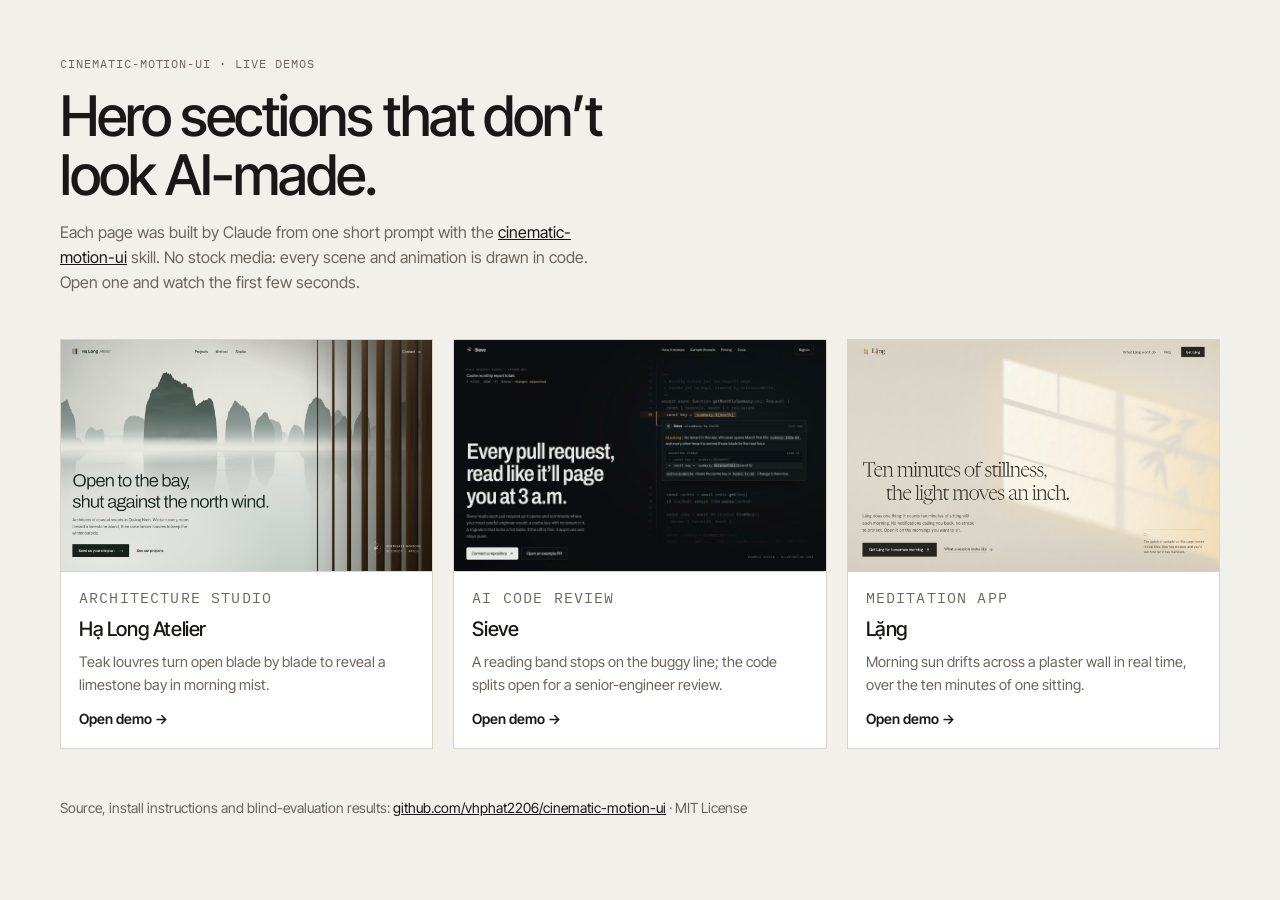
<file: index.html>
<!DOCTYPE html>
<html lang="en">
<head>
<meta charset="utf-8">
<meta name="viewport" content="width=device-width, initial-scale=1">
<title>Cinematic Motion UI · Live demos</title>
<meta name="description" content="Live demos of hero sections built by Claude with the cinematic-motion-ui skill.">
<link rel="preconnect" href="https://fonts.googleapis.com">
<link rel="preconnect" href="https://fonts.gstatic.com" crossorigin>
<link href="https://fonts.googleapis.com/css2?family=Inter+Tight:wght@400;500;600&family=IBM+Plex+Mono:wght@400&display=swap" rel="stylesheet">
<style>
:root{--bg:#f2f0eb;--ink:#191816;--muted:#6b655d;--line:#d9d3c9;--card:#fff}
@media (prefers-color-scheme:dark){:root{--bg:#121110;--ink:#ece8e1;--muted:#9f978c;--line:#2a2825;--card:#1a1917}}
*{box-sizing:border-box;margin:0}
html{background:var(--bg)}
body{background:var(--bg);color:var(--ink);font:16px/1.55 "Inter Tight",system-ui,sans-serif;padding:56px 20px 80px}
main{max-width:1160px;margin:0 auto}
.micro{font:400 12px/1.4 "IBM Plex Mono",ui-monospace,monospace;letter-spacing:.08em;text-transform:uppercase;color:var(--muted)}
h1{font-size:clamp(34px,5vw,56px);font-weight:500;letter-spacing:-.035em;line-height:1.05;margin-top:14px;max-width:16ch}
.lead{color:var(--muted);max-width:60ch;margin-top:16px}
.lead a{color:var(--ink)}
.grid{display:grid;grid-template-columns:repeat(auto-fit,minmax(320px,1fr));gap:20px;margin-top:44px}
.card{display:flex;flex-direction:column;background:var(--card);border:1px solid var(--line);color:inherit;text-decoration:none;transition:border-color .25s}
.card:hover{border-color:var(--ink)}
.card:focus-visible{outline:2px solid var(--ink);outline-offset:3px}
.card img{display:block;width:100%;aspect-ratio:16/10;object-fit:cover;border-bottom:1px solid var(--line)}
.card div{padding:16px 18px 18px;display:grid;gap:6px}
.card h2{font-size:20px;font-weight:500;letter-spacing:-.02em}
.card p{color:var(--muted);font-size:14.5px}
.card span{margin-top:6px;font-weight:600;font-size:14px}
footer{margin-top:48px;color:var(--muted);font-size:14px}
footer a{color:var(--ink)}
</style>
</head>
<body>
<main>
  <p class="micro">cinematic-motion-ui · live demos</p>
  <h1>Hero sections that don’t look AI-made.</h1>
  <p class="lead">Each page was built by Claude from one short prompt with the <a href="https://github.com/vhphat2206/cinematic-motion-ui">cinematic-motion-ui</a> skill. No stock media: every scene and animation is drawn in code. Open one and watch the first few seconds.</p>
  <div class="grid">
    <a class="card" href="examples/cinematic-bay-hero.html">
      <img src="docs/showcase/ha-long-atelier.jpg" alt="Hạ Long Atelier hero: timber louvres over a misty bay" loading="lazy">
      <div><p class="micro">Architecture studio</p><h2>Hạ Long Atelier</h2><p>Teak louvres turn open blade by blade to reveal a limestone bay in morning mist.</p><span>Open demo →</span></div>
    </a>
    <a class="card" href="examples/dark-code-review-hero.html">
      <img src="docs/showcase/sieve.jpg" alt="Sieve hero: code diff with an inline review comment" loading="lazy">
      <div><p class="micro">AI code review</p><h2>Sieve</h2><p>A reading band stops on the buggy line; the code splits open for a senior-engineer review.</p><span>Open demo →</span></div>
    </a>
    <a class="card" href="examples/light-window-hero.html">
      <img src="docs/showcase/lang.jpg" alt="Lặng hero: morning sunlight through a window onto a wall" loading="lazy">
      <div><p class="micro">Meditation app</p><h2>Lặng</h2><p>Morning sun drifts across a plaster wall in real time, over the ten minutes of one sitting.</p><span>Open demo →</span></div>
    </a>
  </div>
  <footer>Source, install instructions and blind-evaluation results: <a href="https://github.com/vhphat2206/cinematic-motion-ui">github.com/vhphat2206/cinematic-motion-ui</a> · MIT License</footer>
</main>
</body>
</html>
</file>
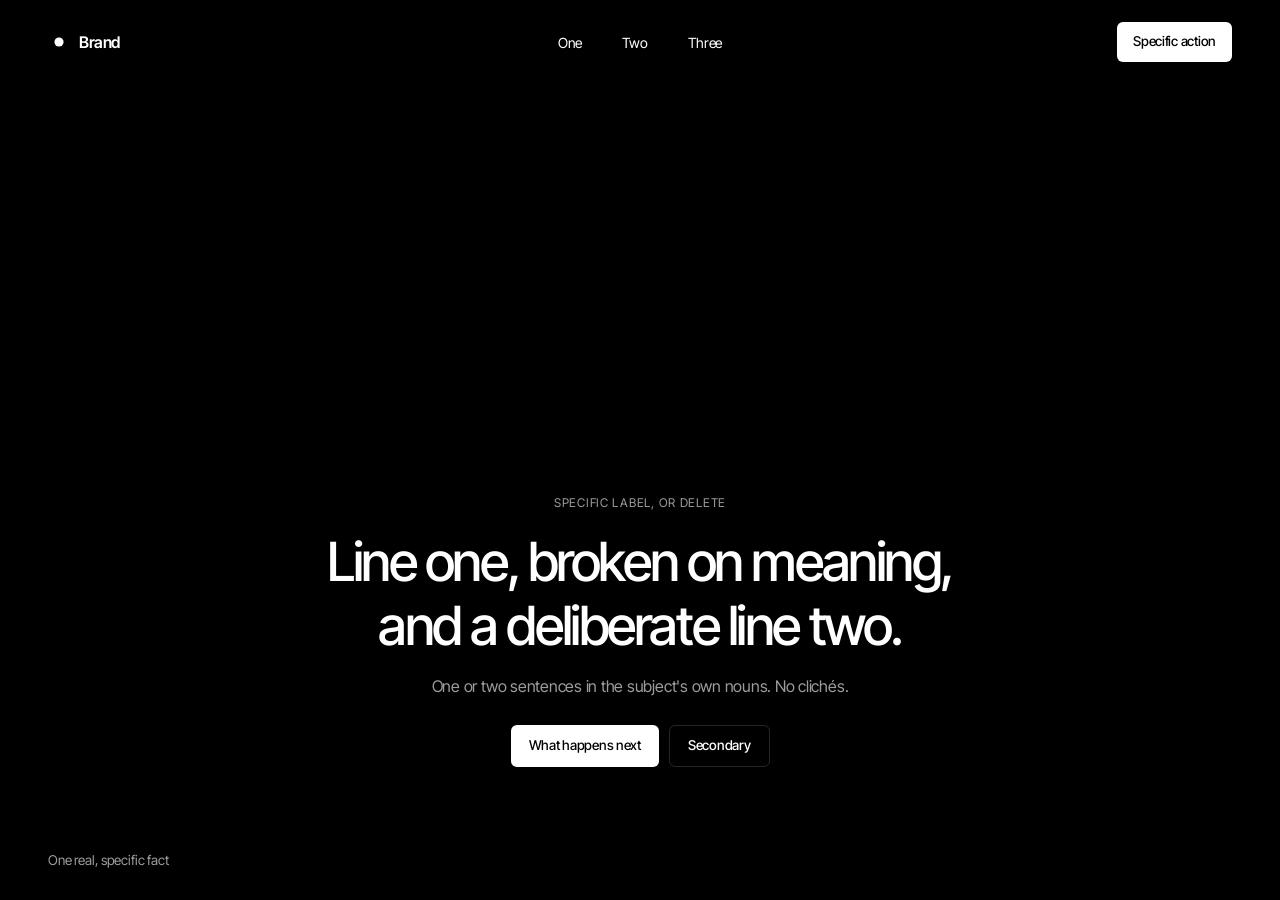
<file: assets/starter.html>
<!DOCTYPE html>
<html lang="en">
<head>
<meta charset="utf-8">
<meta name="viewport" content="width=device-width, initial-scale=1, viewport-fit=cover">
<title>Brand — one specific line</title>
<!-- FONTS: pick the pair in references/typography.md. Add &subset is automatic; check Vietnamese coverage. -->
<link rel="preconnect" href="https://fonts.googleapis.com">
<link rel="preconnect" href="https://fonts.gstatic.com" crossorigin>
<link href="https://fonts.googleapis.com/css2?family=Inter+Tight:wght@400;500;600&family=Newsreader:ital,opsz,wght@1,6..72,400&display=swap" rel="stylesheet">
<!-- Optional: WAAPI intro gate (only if you use MK.intro). Hides [data-mk] targets before first paint, 4 s failsafe. -->
<!-- <script>(function(r){try{if(!matchMedia("(prefers-reduced-motion: reduce)").matches&&typeof r.animate==="function"){r.classList.add("mk-intro");window.__mkFailsafe=setTimeout(function(){r.classList.remove("mk-intro")},4000)}}catch(e){}})(document.documentElement);</script> -->
<style>
/* ---- anti-flash: background first ---- */
html,body{background:#000}

/* ==== motion-kit.css (inlined) ==== */
/* ==========================================================================
   motion-kit.css: entrance vocabulary with a visible resting state.
   Usage: <h1 class="appear appear--mask" style="--d:.42s">…</h1>
   Elements are fully visible in their normal styles; the hidden state exists only in each
   keyframe's `from`, applied during the delay by fill-mode `both`. Pair with motion-kit.js
   (MK.appear) for the `.is-in` cleanup and the failsafe.
   ========================================================================== */

:root{
  --ease-expo:cubic-bezier(.16,1,.3,1);
  --ease-draw:cubic-bezier(.62,.04,.22,1);
  --ease-wipe:cubic-bezier(.77,0,.18,1);
  --ease-settle:cubic-bezier(.25,1,.5,1);
  --ease-swift:cubic-bezier(.2,.8,.2,1);
}

.appear{
  animation-duration:var(--dur,1.05s);
  animation-fill-mode:both;
  animation-timing-function:var(--ease,var(--ease-expo));
  animation-delay:var(--d,.08s);
}
.appear--scale{animation-name:mk-in-scale}
.appear--soft{animation-name:mk-in-soft}
.appear--rise{animation-name:mk-in-rise}
.appear--pop{animation-name:mk-in-pop}
.appear--btn{animation-name:mk-in-btn}
.appear--side{animation-name:mk-in-side}
.appear--blur{animation-name:mk-in-blur;--dur:1.2s}
.appear--spin{animation-name:mk-in-spin;--dur:.9s}
.appear--media{animation-name:mk-in-media;--dur:1.6s}
.appear--wipe-x{animation-name:mk-in-wipe-x;--ease:var(--ease-wipe);--dur:.75s}
.appear--wipe-c{animation-name:mk-in-wipe-c;--ease:var(--ease-wipe);--dur:.8s}
.appear--fade{animation-name:mk-in-fade;--ease:var(--ease-settle);--dur:.6s}

/* Masked line: wrapper clips, inner span rises. Padding keeps descenders/italics unclipped. */
.mask-line{display:block;overflow:hidden;padding:.06em .15em .14em;margin:-.06em -.15em -.14em}
.mask-line>.appear--mask{display:inline-block;animation-name:mk-in-mask}

/* Keyframes use the individual transform properties (translate/scale/rotate) so they compose with
   any transform the element already has (e.g. translateX(-50%) centring) instead of replacing it. */
@keyframes mk-in-scale{from{opacity:0;scale:.84}}
@keyframes mk-in-soft{from{opacity:0;translate:0 14px}}
@keyframes mk-in-rise{from{opacity:0;translate:0 20px}}
@keyframes mk-in-pop{0%{opacity:0;scale:.9}70%{opacity:1;scale:1.03}100%{scale:1}}
@keyframes mk-in-btn{from{opacity:0;translate:0 18px;scale:.94}}
@keyframes mk-in-side{from{opacity:0;translate:22px 0}}
@keyframes mk-in-mask{from{opacity:0;translate:0 110%}}
@keyframes mk-in-blur{from{opacity:.35;filter:blur(4px)}}
@keyframes mk-in-spin{0%{scale:.2;rotate:-50deg}65%{scale:1.2;rotate:8deg}100%{scale:1;rotate:0deg}}
@keyframes mk-in-media{from{opacity:0;scale:1.06;filter:blur(6px)}}
@keyframes mk-in-wipe-x{from{clip-path:inset(0 100% 0 0)}}
@keyframes mk-in-wipe-c{from{clip-path:inset(0 50% 0 50%)}}
@keyframes mk-in-fade{from{opacity:0}}

/* Finished: drop the animation. The element's own styles are the end state, so nothing else is forced
   (forcing transform:none here would wipe transforms the element legitimately has). */
.is-in{animation:none!important}

/* Reveal-on-scroll: hidden ONLY when JS has opted in (html.mk-reveal), so content shows without JS. */
.mk-reveal [data-reveal]:not(.is-revealed){opacity:0;translate:0 24px}
.mk-reveal [data-reveal]{transition:opacity .9s var(--ease-expo),translate .9s var(--ease-expo);transition-delay:var(--d,0s)}

/* WAAPI intro: initial states exist only while html.mk-intro is present (set in <head>). */
.mk-intro [data-mk="mask"]>*{translate:0 105%}
.mk-intro [data-mk="mask"]{overflow:hidden}
.mk-intro [data-mk="wipe-x"]{clip-path:inset(0 100% 0 0)}
.mk-intro [data-mk="wipe-c"]{clip-path:inset(0 50% 0 50%)}
.mk-intro [data-mk="fade"]{opacity:0}
.mk-intro [data-mk="draw"] path{stroke-dasharray:0 100000}

/* Grain overlay */
.mk-grain{position:fixed;inset:-50%;z-index:100;pointer-events:none;opacity:var(--grain,.08);mix-blend-mode:overlay;
  background-image:url("data:image/svg+xml,%3Csvg xmlns='http://www.w3.org/2000/svg' width='160' height='160'%3E%3Cfilter id='n'%3E%3CfeTurbulence type='fractalNoise' baseFrequency='.9' numOctaves='3' stitchTiles='stitch'/%3E%3C/filter%3E%3Crect width='100%25' height='100%25' filter='url(%23n)'/%3E%3C/svg%3E")}

.sr-only{position:absolute;width:1px;height:1px;overflow:hidden;clip:rect(0 0 0 0);white-space:nowrap}

@media (prefers-reduced-motion:reduce){
  *,*::before,*::after{animation:none!important;transition:none!important}
  .mk-reveal [data-reveal]{opacity:1;translate:none}
}

/* ==== TOKENS: restyle per archetype (references/archetypes.md) ==== */
:root{
  --bg:#000; --ink:#fff; --muted:#9a9a9a; --line:rgba(255,255,255,.14); --accent:#fff;
  --display:"Inter Tight",system-ui,-apple-system,"Segoe UI",sans-serif;
  --accent-face:"Newsreader",Georgia,serif;
  --h1:48px; --lede:15.5px; --nav:14px; --nav-h:40px; --btn:13.5px; --btn-h:40px; --hero-btn-h:42px; --micro:12px;
  --pad-x:40px; --pad-y:22px; --hero-gap:85px; --copy-max:860px; --lede-max:470px;
  --r-ctrl:6px;
}

/* ---- base ---- */
*,*::before,*::after{box-sizing:border-box;margin:0;padding:0}
html,body{color:var(--ink)}
body{font-family:var(--display);-webkit-font-smoothing:antialiased;-moz-osx-font-smoothing:grayscale;text-rendering:optimizeLegibility;overflow-x:hidden}
a{color:inherit;text-decoration:none} button{font:inherit;color:inherit;background:none;border:0;cursor:pointer}
:focus-visible{outline:2px solid var(--ink);outline-offset:3px}

/* ---- layer stack: bg → media (+scrim) → page → grain ---- */
.media{position:fixed;inset:0;z-index:0;overflow:hidden}
.media>canvas,.media>video,.media>img{position:absolute;inset:0;width:100%;height:100%;object-fit:cover;display:block}
.media::after{content:"";position:absolute;inset:0;pointer-events:none;
  /* SCRIM: tune to the media; darken only where text sits */
  background:radial-gradient(120% 70% at 50% 100%,rgba(0,0,0,.8) 10%,transparent 60%),linear-gradient(180deg,rgba(0,0,0,.5),transparent 22%)}
.page{position:relative;z-index:1;display:grid;grid-template-rows:auto 1fr auto;min-height:100vh;min-height:100dvh}

/* ---- header: 1fr | auto | 1fr ---- */
.header{position:relative;z-index:50;display:grid;grid-template-columns:1fr auto 1fr;align-items:center;padding:var(--pad-y) var(--pad-x) 10px}
.logo{justify-self:start;display:inline-flex;align-items:center;gap:9px;font-weight:600;letter-spacing:-.03em}
.logo svg{width:22px;height:22px}
.nav{justify-self:center;display:flex;gap:8px}
.nav a{display:inline-flex;align-items:center;height:var(--nav-h);padding:0 16px;font-size:var(--nav);letter-spacing:-.01em;border-radius:var(--r-ctrl)}
.header-cta{justify-self:end}
.burger{display:none}

/* ---- buttons: replace with recipes from references/materials.md ---- */
.btn{position:relative;isolation:isolate;overflow:hidden;display:inline-flex;align-items:center;justify-content:center;height:var(--btn-h);padding:0 16px;
  border-radius:var(--r-ctrl);font-size:var(--btn);font-weight:500;letter-spacing:-.02em;line-height:1;white-space:nowrap;transition:background .35s,border-color .35s,box-shadow .35s,color .35s}
.btn-solid{background:var(--ink);color:var(--bg)}
.btn-ghost{border:1px solid var(--line)}

/* ---- hero: bottom-anchored ---- */
.hero{display:flex;align-items:flex-end;justify-content:center;padding:8px 24px var(--hero-gap)}
.copy{display:flex;flex-direction:column;align-items:center;text-align:center;width:100%;max-width:var(--copy-max)}
.eyebrow{margin-bottom:22px;font-size:var(--micro);letter-spacing:.06em;text-transform:uppercase;color:var(--muted)}
h1{font-size:var(--h1);font-weight:500;letter-spacing:-.045em;line-height:1.12}
h1 em{font-family:var(--accent-face);font-style:italic;font-weight:400;font-size:1.08em;letter-spacing:-.02em;color:var(--muted)}
.lede{max-width:var(--lede-max);margin-top:18px;color:var(--muted);font-size:var(--lede);line-height:1.55;letter-spacing:-.015em}
.actions{display:flex;flex-wrap:wrap;justify-content:center;gap:10px;margin-top:26px}
.actions .btn{height:var(--hero-btn-h);padding:0 18px}

/* ---- footer row: stats only if the user gave real numbers; otherwise facts or corner copy ---- */
.foot{display:flex;align-items:center;justify-content:space-between;gap:24px;padding:0 var(--pad-x) 32px;padding-bottom:max(32px,env(safe-area-inset-bottom));
  font-size:13.5px;color:var(--muted);letter-spacing:-.01em}

/* ---- breakpoints: tokens only (references/responsive.md) ---- */
@media (min-width:1600px){:root{--h1:64px;--lede:18px;--nav:15px;--nav-h:44px;--btn:15px;--btn-h:44px;--hero-btn-h:48px;--pad-x:64px;--pad-y:28px;--copy-max:980px;--lede-max:540px}}
@media (min-width:1280px) and (max-width:1599px){:root{--h1:54px;--lede:16px;--pad-x:48px;--copy-max:900px}}
@media (min-width:901px) and (max-width:1279px){:root{--h1:42px;--lede:15px;--nav:13px;--nav-h:36px;--pad-x:28px;--hero-gap:64px;--copy-max:760px;--lede-max:440px}}
@media (min-width:901px) and (max-height:850px){:root{--pad-y:14px;--hero-gap:48px;--h1:40px}}
@media (min-width:901px) and (max-height:720px){:root{--h1:34px;--lede:14px;--hero-gap:32px;--nav-h:30px;--btn-h:34px;--hero-btn-h:36px}}
@media (min-width:901px){html,body{height:100%;overflow:hidden}.page{height:100vh;height:100dvh;overflow:hidden}}
@media (max-width:900px){
  :root{--h1:36px;--lede:16px;--pad-x:16px;--pad-y:16px;--hero-gap:36px;--btn:15px;--btn-h:46px;--hero-btn-h:48px}
  .header{grid-template-columns:1fr auto auto;gap:8px}
  .burger{display:grid;place-content:center;gap:5px;width:42px;height:42px;border-radius:var(--r-ctrl);border:1px solid var(--line);background:rgba(8,8,8,.55);position:relative;z-index:80}
  .burger i{display:block;width:16px;height:1.5px;background:var(--ink);border-radius:1px;transition:transform .25s,opacity .2s}
  .menu-open .burger i:nth-child(1){transform:translateY(6.5px) rotate(45deg)}
  .menu-open .burger i:nth-child(2){opacity:0}
  .menu-open .burger i:nth-child(3){transform:translateY(-6.5px) rotate(-45deg)}
  /* full-screen menu; justify/align-self:stretch undo the desktop grid centring (else it shrink-wraps) */
  .nav{position:fixed;inset:0;z-index:45;justify-self:stretch;align-self:stretch;flex-direction:column;justify-content:center;gap:12px;
    padding:max(96px,calc(env(safe-area-inset-top) + 88px)) 22px 32px;background:rgba(8,8,8,.42);-webkit-backdrop-filter:blur(24px);backdrop-filter:blur(24px);
    opacity:0;visibility:hidden;transition:opacity .28s,visibility .28s}
  .menu-open .nav{opacity:1;visibility:visible}
  .nav a{width:100%;height:56px;justify-content:center;font-size:19px;border-radius:10px}
  .logo,.header-cta{position:relative;z-index:80}
  .foot{flex-direction:column;gap:12px;text-align:center}
  body.menu-open{overflow:hidden}
}
@media (max-width:560px){.actions{flex-direction:column;width:100%}.actions .btn{width:100%}.header-cta{display:none}}
</style>
</head>
<body>
<div class="mk-grain" aria-hidden="true"></div>
<!-- MEDIA: user asset > generative (assets/backgrounds) > slot with fallback + generation prompt (references/media.md) -->
<div class="media appear appear--media" aria-hidden="true" style="--d:0s"><canvas id="bg"></canvas></div>

<div class="page">
  <header class="header">
    <a class="logo appear appear--scale" href="#top" style="--d:.08s" aria-label="Brand home">
      <svg viewBox="0 0 24 24" fill="currentColor" aria-hidden="true"><!-- draw a mark for this brand --><circle cx="12" cy="12" r="5"/></svg>
      Brand
    </a>
    <nav class="nav" id="site-nav" aria-label="Primary">
      <a class="appear appear--scale" href="#a" style="--d:.16s">One</a>
      <a class="appear appear--soft" href="#b" style="--d:.28s">Two</a>
      <a class="appear appear--scale" href="#c" style="--d:.40s">Three</a>
    </nav>
    <a class="btn btn-solid header-cta appear appear--scale" href="#start" style="--d:.34s">Specific action</a>
    <button class="burger appear appear--scale" style="--d:.34s" aria-controls="site-nav" aria-expanded="false" aria-label="Open menu"><i></i><i></i><i></i></button>
  </header>

  <main class="hero" id="top">
    <div class="copy">
      <!-- Optional label. Not a "✦ New" pill by default: see anti-ai-tells.md § Second-order tells -->
      <p class="eyebrow appear appear--pop" style="--d:.22s">Specific label, or delete</p>
      <!-- Emphasis comes from the brief (scale, weight, a concept mark); no serif-italic accent word by default -->
      <h1>
        <span class="mask-line"><span class="appear appear--mask" style="--d:.42s">Line one, broken on meaning,</span></span>
        <span class="mask-line"><span class="appear appear--mask" style="--d:.62s">and a deliberate line two.</span></span>
      </h1>
      <p class="lede appear appear--soft" style="--d:.82s;--dur:1.25s">One or two sentences in the subject's own nouns. No clichés.</p>
      <div class="actions">
        <a class="btn btn-solid appear appear--btn" href="#start" style="--d:.96s">What happens next</a>
        <a class="btn btn-ghost appear appear--side" href="#more" style="--d:1.10s">Secondary</a>
      </div>
    </div>
  </main>

  <!-- Optional. A three-up stats strip reads as template furniture: prefer one real fact,
       a small spec table or corner copy, or delete the footer row entirely. -->
  <footer class="foot">
    <span class="appear appear--rise" style="--d:1.12s">One real, specific fact</span>
  </footer>
</div>

<script>
/* ==== motion-kit.js (inlined) ==== */
/* ==========================================================================
   motion-kit.js: small, dependency-free helpers for choreographed motion.
   Exposes window.MK. Every helper respects prefers-reduced-motion and leaves the page fully
   visible if anything fails.

   Optional head snippet for WAAPI intros: hides [data-mk] targets before first paint, with a
   4 s failsafe. Put it in its own script tag inside <head>:
     (function(r){try{if(!matchMedia("(prefers-reduced-motion: reduce)").matches&&typeof r.animate==="function"){r.classList.add("mk-intro");window.__mkFailsafe=setTimeout(function(){r.classList.remove("mk-intro")},4000)}}catch(e){}})(document.documentElement);
   ========================================================================== */
(function (w, d) {
  "use strict";
  var reduced = w.matchMedia && w.matchMedia("(prefers-reduced-motion: reduce)").matches;
  var EASE = {
    expo: "cubic-bezier(.16,1,.3,1)", draw: "cubic-bezier(.62,.04,.22,1)",
    wipe: "cubic-bezier(.77,0,.18,1)", settle: "cubic-bezier(.25,1,.5,1)"
  };
  function $$(s, root) { return typeof s === "string" ? Array.prototype.slice.call((root || d).querySelectorAll(s)) : (s.length != null ? Array.prototype.slice.call(s) : [s]); }

  /* 1. CSS entrances: mark finished elements, force-finish if animations never run. */
  function appear(root) {
    var els = $$(".appear", root);
    els.forEach(function (el) {
      el.addEventListener("animationend", function (e) { if (e.target === el) el.classList.add("is-in"); });
    });
    var done = function () { els.forEach(function (el) { el.classList.add("is-in"); }); };
    if (reduced) return done();
    requestAnimationFrame(function () { requestAnimationFrame(function () {
      var running = d.getAnimations ? d.getAnimations().length : 0;
      if (!running) done();
    }); });
    // Belt and braces: whatever happens, everything is in after 4 s.
    setTimeout(done, 4000);
  }

  /* 2. WAAPI intro orchestration.
     MK.intro(function (add) { add(el, keyframes, {duration, delay, easing}); … }, {images: [img]})
     Waits for fonts + image decode (hard start at 1200 ms), plays once, then removes html.mk-intro
     and cancels every animation in the same frame so static CSS is the final state. */
  function intro(build, opts) {
    opts = opts || {};
    var root = d.documentElement;
    if (reduced || typeof root.animate !== "function") { root.classList.remove("mk-intro"); return; }
    var anims = [], started = false;
    function add(el, kf, o) { if (!el) return null; o = o || {}; o.fill = "both"; if (!o.easing) o.easing = EASE.expo; var a = el.animate(kf, o); anims.push(a); return a; }
    function play() {
      if (started) return; started = true;
      requestAnimationFrame(function () {
        try { build(add, EASE); } catch (err) { console.error(err); }
        clearTimeout(w.__mkFailsafe);
        root.classList.remove("mk-intro"); // fill:both now holds the from-states
        Promise.all(anims.map(function (a) { return a.finished; })).then(function () {
          anims.forEach(function (a) { a.cancel(); }); anims.length = 0;
        }, function () {});
      });
    }
    var waits = [d.fonts ? d.fonts.ready : 0];
    (opts.images || []).forEach(function (img) { if (img && img.decode) waits.push(img.decode().catch(function () {})); });
    Promise.all(waits).then(play, play);
    setTimeout(play, opts.hardStart || 1200);
  }

  /* 3. Masked lines: each [data-mk="mask"] wrapper's first child rises from 105%. */
  function maskLines(add, sel, o) {
    o = o || {};
    $$(sel).forEach(function (wrap, i) {
      var inner = wrap.firstElementChild || wrap;
      add(inner, [{ translate: "0 105%" }, { translate: "0 0" }],
        { duration: o.duration || 800, delay: (o.start || 0) + i * (o.step || 70), easing: EASE.expo });
    });
  }

  /* 4. Letters: split a word into spans with optional per-letter kerning (in em), rise each. */
  function letters(el, o) {
    o = o || {};
    var text = el.textContent; var kern = o.kerning || [];
    el.setAttribute("aria-label", text.trim());
    el.textContent = "";
    var spans = [];
    Array.prototype.forEach.call(text, function (ch, i) {
      var s = d.createElement("span");
      s.setAttribute("aria-hidden", "true");
      s.style.display = "inline-block";
      if (ch === " ") s.innerHTML = "&nbsp;"; else s.textContent = ch;
      if (kern[i]) s.style.marginLeft = kern[i] + "em";
      el.appendChild(s); spans.push(s);
    });
    return spans;
  }
  function riseLetters(add, spans, o) {
    o = o || {};
    spans.forEach(function (s, i) {
      add(s, [{ translate: "0 105%" }, { translate: "0 0" }],
        { duration: o.duration || 1000, delay: (o.start || 200) + i * (o.step || 38), easing: EASE.expo });
    });
  }

  /* 5. Draw SVG strokes outward from their midpoint. */
  function draw(add, paths, o) {
    o = o || {};
    $$(paths).forEach(function (p, i) {
      var L = p.getTotalLength();
      var from = o.fromMiddle === false
        ? { strokeDasharray: "0px " + L + "px", strokeDashoffset: "0px" }
        : { strokeDasharray: "0px " + L + "px", strokeDashoffset: (-L / 2) + "px" };
      add(p, [from, { strokeDasharray: L + "px " + L + "px", strokeDashoffset: "0px" }],
        { duration: o.duration || 1250, delay: (o.delays && o.delays[i] != null) ? o.delays[i] : (o.start || 100) + i * (o.step || 60), easing: EASE.draw });
    });
  }

  /* 6. Clip-path wipes. from: "left" | "center" | "bottom". */
  function wipe(add, el, o) {
    o = o || {};
    var start = { left: "inset(0 100% 0 0)", center: "inset(0 50% 0 50%)", bottom: "inset(100% 0 0 0)" }[o.from || "left"];
    $$(el).forEach(function (e, i) {
      add(e, [{ clipPath: start }, { clipPath: "inset(0 0% 0 0%)" }],
        { duration: o.duration || 750, delay: (o.delay || 0) + i * (o.step || 90), easing: EASE.wipe });
    });
  }

  /* 7. Magnet: element drifts toward the cursor inside a padding zone (fine pointers only). */
  function magnet(el, o) {
    o = o || {};
    if (reduced || !w.matchMedia("(hover: hover) and (pointer: fine)").matches) return;
    var pad = o.padding || 120, strength = o.strength || 4;
    el.style.willChange = "transform";
    w.addEventListener("mousemove", function (e) {
      var r = el.getBoundingClientRect(), cx = r.left + r.width / 2, cy = r.top + r.height / 2;
      var inside = Math.abs(e.clientX - cx) < r.width / 2 + pad && Math.abs(e.clientY - cy) < r.height / 2 + pad;
      el.style.transition = inside ? "transform .3s ease-out" : "transform .6s ease-in-out";
      el.style.transform = inside ? "translate3d(" + (e.clientX - cx) / strength + "px," + (e.clientY - cy) / strength + "px,0)" : "translate3d(0,0,0)";
    }, { passive: true });
  }

  /* 8. Reveal on scroll (opt-in hiding: CSS hides [data-reveal] only under html.mk-reveal). */
  function reveal(o) {
    o = o || {};
    var els = $$("[data-reveal]");
    if (reduced || !("IntersectionObserver" in w) || !els.length) return;
    d.documentElement.classList.add("mk-reveal");
    var io = new IntersectionObserver(function (entries) {
      entries.forEach(function (en) { if (en.isIntersecting) { en.target.classList.add("is-revealed"); io.unobserve(en.target); } });
    }, { rootMargin: o.rootMargin || "0px 0px -10% 0px", threshold: 0 });
    els.forEach(function (el) { io.observe(el); });
  }

  /* 9. Opposing rows that move with scroll. rows: [{el, dir: 1|-1}] */
  function scrollRows(section, rows, o) {
    o = o || {};
    if (reduced) return;
    var factor = o.factor || 0.3, offset = o.offset || 200, ticking = false;
    function update() {
      ticking = false;
      var top = section.getBoundingClientRect().top + w.scrollY;
      var v = (w.scrollY - top + w.innerHeight) * factor;
      rows.forEach(function (r) { r.el.style.transform = "translate3d(" + (r.dir > 0 ? v - offset : -(v - offset)) + "px,0,0)"; });
    }
    rows.forEach(function (r) { r.el.style.willChange = "transform"; });
    w.addEventListener("scroll", function () { if (!ticking) { ticking = true; requestAnimationFrame(update); } }, { passive: true });
    update();
  }

  /* 10. Character scroll reveal: opacity .2 → 1 across ['start 0.8', 'end 0.2']. */
  function charReveal(el) {
    var text = el.textContent;
    el.setAttribute("aria-label", text.trim());
    el.textContent = "";
    var chars = Array.prototype.map.call(text, function (ch) {
      var s = d.createElement("span"); s.setAttribute("aria-hidden", "true"); s.textContent = ch; el.appendChild(s); return s;
    });
    if (reduced) return;
    var n = chars.length, ticking = false;
    function update() {
      ticking = false;
      var r = el.getBoundingClientRect(), vh = w.innerHeight;
      var start = vh * 0.8, end = vh * 0.2;              // element top at 80% → element bottom at 20%
      var p = (start - r.top) / ((start - end) + r.height);
      p = Math.max(0, Math.min(1, p));
      chars.forEach(function (c, i) { var t = Math.max(0, Math.min(1, p * n - i)); c.style.opacity = (0.2 + 0.8 * t).toFixed(3); });
    }
    w.addEventListener("scroll", function () { if (!ticking) { ticking = true; requestAnimationFrame(update); } }, { passive: true });
    update();
  }

  /* 11. Mobile menu: body.menu-open toggle with aria, Escape, link click and resize close. */
  function menu(burger, nav, o) {
    o = o || {};
    var bp = o.breakpoint || 901;
    function set(open) {
      d.body.classList.toggle("menu-open", open);
      burger.setAttribute("aria-expanded", String(open));
      burger.setAttribute("aria-label", open ? "Close menu" : "Open menu");
    }
    burger.addEventListener("click", function () { set(!d.body.classList.contains("menu-open")); });
    $$("a", nav).forEach(function (a) { a.addEventListener("click", function () { set(false); }); });
    w.addEventListener("keydown", function (e) { if (e.key === "Escape") set(false); });
    var mq = w.matchMedia("(min-width: " + bp + "px)");
    (mq.addEventListener ? mq.addEventListener.bind(mq, "change") : mq.addListener.bind(mq))(function (m) { if (m.matches) set(false); });
    return set;
  }

  w.MK = { reduced: reduced, EASE: EASE, appear: appear, intro: intro, maskLines: maskLines, letters: letters,
    riseLetters: riseLetters, draw: draw, wipe: wipe, magnet: magnet, reveal: reveal, scrollRows: scrollRows,
    charReveal: charReveal, menu: menu };
})(window, document);
</script>
<script>
/* paste a background from assets/backgrounds/ here, then initialise it, e.g.:
   ParticleWave(document.getElementById('bg'), { color:[235,238,245] }); */
MK.appear();
MK.menu(document.querySelector('.burger'), document.getElementById('site-nav'));
</script>
</body>
</html>
</file>
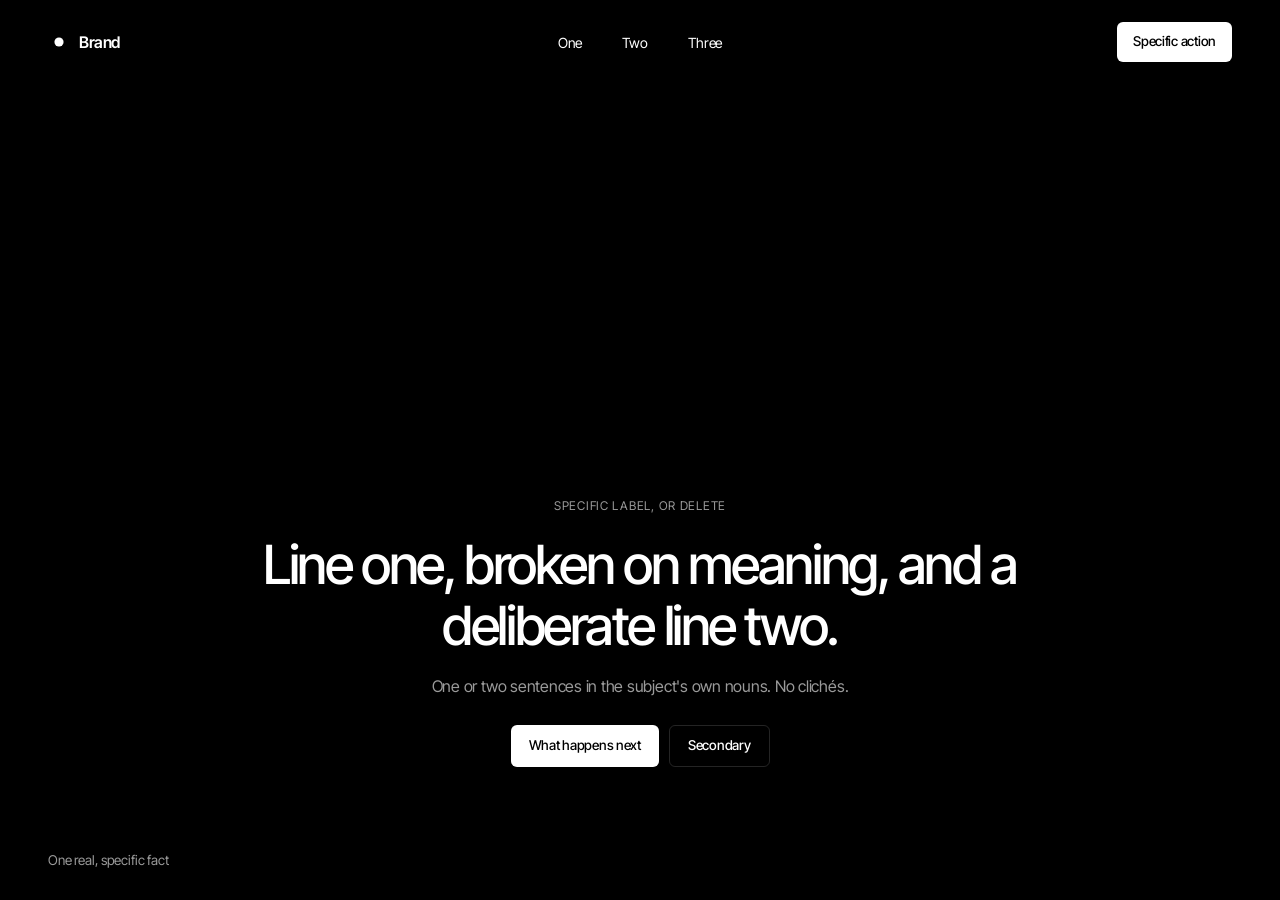
<file: assets/starter.src.html>
<!DOCTYPE html>
<html lang="en">
<head>
<meta charset="utf-8">
<meta name="viewport" content="width=device-width, initial-scale=1, viewport-fit=cover">
<title>Brand — one specific line</title>
<!-- FONTS: pick the pair in references/typography.md. Add &subset is automatic; check Vietnamese coverage. -->
<link rel="preconnect" href="https://fonts.googleapis.com">
<link rel="preconnect" href="https://fonts.gstatic.com" crossorigin>
<link href="https://fonts.googleapis.com/css2?family=Inter+Tight:wght@400;500;600&family=Newsreader:ital,opsz,wght@1,6..72,400&display=swap" rel="stylesheet">
<!-- Optional: WAAPI intro gate (only if you use MK.intro). Hides [data-mk] targets before first paint, 4 s failsafe. -->
<!-- <script>(function(r){try{if(!matchMedia("(prefers-reduced-motion: reduce)").matches&&typeof r.animate==="function"){r.classList.add("mk-intro");window.__mkFailsafe=setTimeout(function(){r.classList.remove("mk-intro")},4000)}}catch(e){}})(document.documentElement);</script> -->
<style>
/* ---- anti-flash: background first ---- */
html,body{background:#000}

/* ==== motion-kit.css (inlined) ==== */
/*@@MOTION_KIT_CSS@@*/

/* ==== TOKENS: restyle per archetype (references/archetypes.md) ==== */
:root{
  --bg:#000; --ink:#fff; --muted:#9a9a9a; --line:rgba(255,255,255,.14); --accent:#fff;
  --display:"Inter Tight",system-ui,-apple-system,"Segoe UI",sans-serif;
  --accent-face:"Newsreader",Georgia,serif;
  --h1:48px; --lede:15.5px; --nav:14px; --nav-h:40px; --btn:13.5px; --btn-h:40px; --hero-btn-h:42px; --micro:12px;
  --pad-x:40px; --pad-y:22px; --hero-gap:85px; --copy-max:860px; --lede-max:470px;
  --r-ctrl:6px;
}

/* ---- base ---- */
*,*::before,*::after{box-sizing:border-box;margin:0;padding:0}
html,body{color:var(--ink)}
body{font-family:var(--display);-webkit-font-smoothing:antialiased;-moz-osx-font-smoothing:grayscale;text-rendering:optimizeLegibility;overflow-x:hidden}
a{color:inherit;text-decoration:none} button{font:inherit;color:inherit;background:none;border:0;cursor:pointer}
:focus-visible{outline:2px solid var(--ink);outline-offset:3px}

/* ---- layer stack: bg → media (+scrim) → page → grain ---- */
.media{position:fixed;inset:0;z-index:0;overflow:hidden}
.media>canvas,.media>video,.media>img{position:absolute;inset:0;width:100%;height:100%;object-fit:cover;display:block}
.media::after{content:"";position:absolute;inset:0;pointer-events:none;
  /* SCRIM: tune to the media; darken only where text sits */
  background:radial-gradient(120% 70% at 50% 100%,rgba(0,0,0,.8) 10%,transparent 60%),linear-gradient(180deg,rgba(0,0,0,.5),transparent 22%)}
.page{position:relative;z-index:1;display:grid;grid-template-rows:auto 1fr auto;min-height:100vh;min-height:100dvh}

/* ---- header: 1fr | auto | 1fr ---- */
.header{position:relative;z-index:50;display:grid;grid-template-columns:1fr auto 1fr;align-items:center;padding:var(--pad-y) var(--pad-x) 10px}
.logo{justify-self:start;display:inline-flex;align-items:center;gap:9px;font-weight:600;letter-spacing:-.03em}
.logo svg{width:22px;height:22px}
.nav{justify-self:center;display:flex;gap:8px}
.nav a{display:inline-flex;align-items:center;height:var(--nav-h);padding:0 16px;font-size:var(--nav);letter-spacing:-.01em;border-radius:var(--r-ctrl)}
.header-cta{justify-self:end}
.burger{display:none}

/* ---- buttons: replace with recipes from references/materials.md ---- */
.btn{position:relative;isolation:isolate;overflow:hidden;display:inline-flex;align-items:center;justify-content:center;height:var(--btn-h);padding:0 16px;
  border-radius:var(--r-ctrl);font-size:var(--btn);font-weight:500;letter-spacing:-.02em;line-height:1;white-space:nowrap;transition:background .35s,border-color .35s,box-shadow .35s,color .35s}
.btn-solid{background:var(--ink);color:var(--bg)}
.btn-ghost{border:1px solid var(--line)}

/* ---- hero: bottom-anchored ---- */
.hero{display:flex;align-items:flex-end;justify-content:center;padding:8px 24px var(--hero-gap)}
.copy{display:flex;flex-direction:column;align-items:center;text-align:center;width:100%;max-width:var(--copy-max)}
.eyebrow{margin-bottom:22px;font-size:var(--micro);letter-spacing:.06em;text-transform:uppercase;color:var(--muted)}
h1{font-size:var(--h1);font-weight:500;letter-spacing:-.045em;line-height:1.12}
h1 em{font-family:var(--accent-face);font-style:italic;font-weight:400;font-size:1.08em;letter-spacing:-.02em;color:var(--muted)}
.lede{max-width:var(--lede-max);margin-top:18px;color:var(--muted);font-size:var(--lede);line-height:1.55;letter-spacing:-.015em}
.actions{display:flex;flex-wrap:wrap;justify-content:center;gap:10px;margin-top:26px}
.actions .btn{height:var(--hero-btn-h);padding:0 18px}

/* ---- footer row: stats only if the user gave real numbers; otherwise facts or corner copy ---- */
.foot{display:flex;align-items:center;justify-content:space-between;gap:24px;padding:0 var(--pad-x) 32px;padding-bottom:max(32px,env(safe-area-inset-bottom));
  font-size:13.5px;color:var(--muted);letter-spacing:-.01em}

/* ---- breakpoints: tokens only (references/responsive.md) ---- */
@media (min-width:1600px){:root{--h1:64px;--lede:18px;--nav:15px;--nav-h:44px;--btn:15px;--btn-h:44px;--hero-btn-h:48px;--pad-x:64px;--pad-y:28px;--copy-max:980px;--lede-max:540px}}
@media (min-width:1280px) and (max-width:1599px){:root{--h1:54px;--lede:16px;--pad-x:48px;--copy-max:900px}}
@media (min-width:901px) and (max-width:1279px){:root{--h1:42px;--lede:15px;--nav:13px;--nav-h:36px;--pad-x:28px;--hero-gap:64px;--copy-max:760px;--lede-max:440px}}
@media (min-width:901px) and (max-height:850px){:root{--pad-y:14px;--hero-gap:48px;--h1:40px}}
@media (min-width:901px) and (max-height:720px){:root{--h1:34px;--lede:14px;--hero-gap:32px;--nav-h:30px;--btn-h:34px;--hero-btn-h:36px}}
@media (min-width:901px){html,body{height:100%;overflow:hidden}.page{height:100vh;height:100dvh;overflow:hidden}}
@media (max-width:900px){
  :root{--h1:36px;--lede:16px;--pad-x:16px;--pad-y:16px;--hero-gap:36px;--btn:15px;--btn-h:46px;--hero-btn-h:48px}
  .header{grid-template-columns:1fr auto auto;gap:8px}
  .burger{display:grid;place-content:center;gap:5px;width:42px;height:42px;border-radius:var(--r-ctrl);border:1px solid var(--line);background:rgba(8,8,8,.55);position:relative;z-index:80}
  .burger i{display:block;width:16px;height:1.5px;background:var(--ink);border-radius:1px;transition:transform .25s,opacity .2s}
  .menu-open .burger i:nth-child(1){transform:translateY(6.5px) rotate(45deg)}
  .menu-open .burger i:nth-child(2){opacity:0}
  .menu-open .burger i:nth-child(3){transform:translateY(-6.5px) rotate(-45deg)}
  /* full-screen menu; justify/align-self:stretch undo the desktop grid centring (else it shrink-wraps) */
  .nav{position:fixed;inset:0;z-index:45;justify-self:stretch;align-self:stretch;flex-direction:column;justify-content:center;gap:12px;
    padding:max(96px,calc(env(safe-area-inset-top) + 88px)) 22px 32px;background:rgba(8,8,8,.42);-webkit-backdrop-filter:blur(24px);backdrop-filter:blur(24px);
    opacity:0;visibility:hidden;transition:opacity .28s,visibility .28s}
  .menu-open .nav{opacity:1;visibility:visible}
  .nav a{width:100%;height:56px;justify-content:center;font-size:19px;border-radius:10px}
  .logo,.header-cta{position:relative;z-index:80}
  .foot{flex-direction:column;gap:12px;text-align:center}
  body.menu-open{overflow:hidden}
}
@media (max-width:560px){.actions{flex-direction:column;width:100%}.actions .btn{width:100%}.header-cta{display:none}}
</style>
</head>
<body>
<div class="mk-grain" aria-hidden="true"></div>
<!-- MEDIA: user asset > generative (assets/backgrounds) > slot with fallback + generation prompt (references/media.md) -->
<div class="media appear appear--media" aria-hidden="true" style="--d:0s"><canvas id="bg"></canvas></div>

<div class="page">
  <header class="header">
    <a class="logo appear appear--scale" href="#top" style="--d:.08s" aria-label="Brand home">
      <svg viewBox="0 0 24 24" fill="currentColor" aria-hidden="true"><!-- draw a mark for this brand --><circle cx="12" cy="12" r="5"/></svg>
      Brand
    </a>
    <nav class="nav" id="site-nav" aria-label="Primary">
      <a class="appear appear--scale" href="#a" style="--d:.16s">One</a>
      <a class="appear appear--soft" href="#b" style="--d:.28s">Two</a>
      <a class="appear appear--scale" href="#c" style="--d:.40s">Three</a>
    </nav>
    <a class="btn btn-solid header-cta appear appear--scale" href="#start" style="--d:.34s">Specific action</a>
    <button class="burger appear appear--scale" style="--d:.34s" aria-controls="site-nav" aria-expanded="false" aria-label="Open menu"><i></i><i></i><i></i></button>
  </header>

  <main class="hero" id="top">
    <div class="copy">
      <!-- Optional label. Not a "✦ New" pill by default: see anti-ai-tells.md § Second-order tells -->
      <p class="eyebrow appear appear--pop" style="--d:.22s">Specific label, or delete</p>
      <!-- Emphasis comes from the brief (scale, weight, a concept mark); no serif-italic accent word by default -->
      <h1>
        <span class="mask-line"><span class="appear appear--mask" style="--d:.42s">Line one, broken on meaning,</span></span>
        <span class="mask-line"><span class="appear appear--mask" style="--d:.62s">and a deliberate line two.</span></span>
      </h1>
      <p class="lede appear appear--soft" style="--d:.82s;--dur:1.25s">One or two sentences in the subject's own nouns. No clichés.</p>
      <div class="actions">
        <a class="btn btn-solid appear appear--btn" href="#start" style="--d:.96s">What happens next</a>
        <a class="btn btn-ghost appear appear--side" href="#more" style="--d:1.10s">Secondary</a>
      </div>
    </div>
  </main>

  <!-- Optional. A three-up stats strip reads as template furniture: prefer one real fact,
       a small spec table or corner copy, or delete the footer row entirely. -->
  <footer class="foot">
    <span class="appear appear--rise" style="--d:1.12s">One real, specific fact</span>
  </footer>
</div>

<script>
/* ==== motion-kit.js (inlined) ==== */
/*@@MOTION_KIT_JS@@*/
</script>
<script>
/* paste a background from assets/backgrounds/ here, then initialise it, e.g.:
   ParticleWave(document.getElementById('bg'), { color:[235,238,245] }); */
MK.appear();
MK.menu(document.querySelector('.burger'), document.getElementById('site-nav'));
</script>
</body>
</html>
</file>
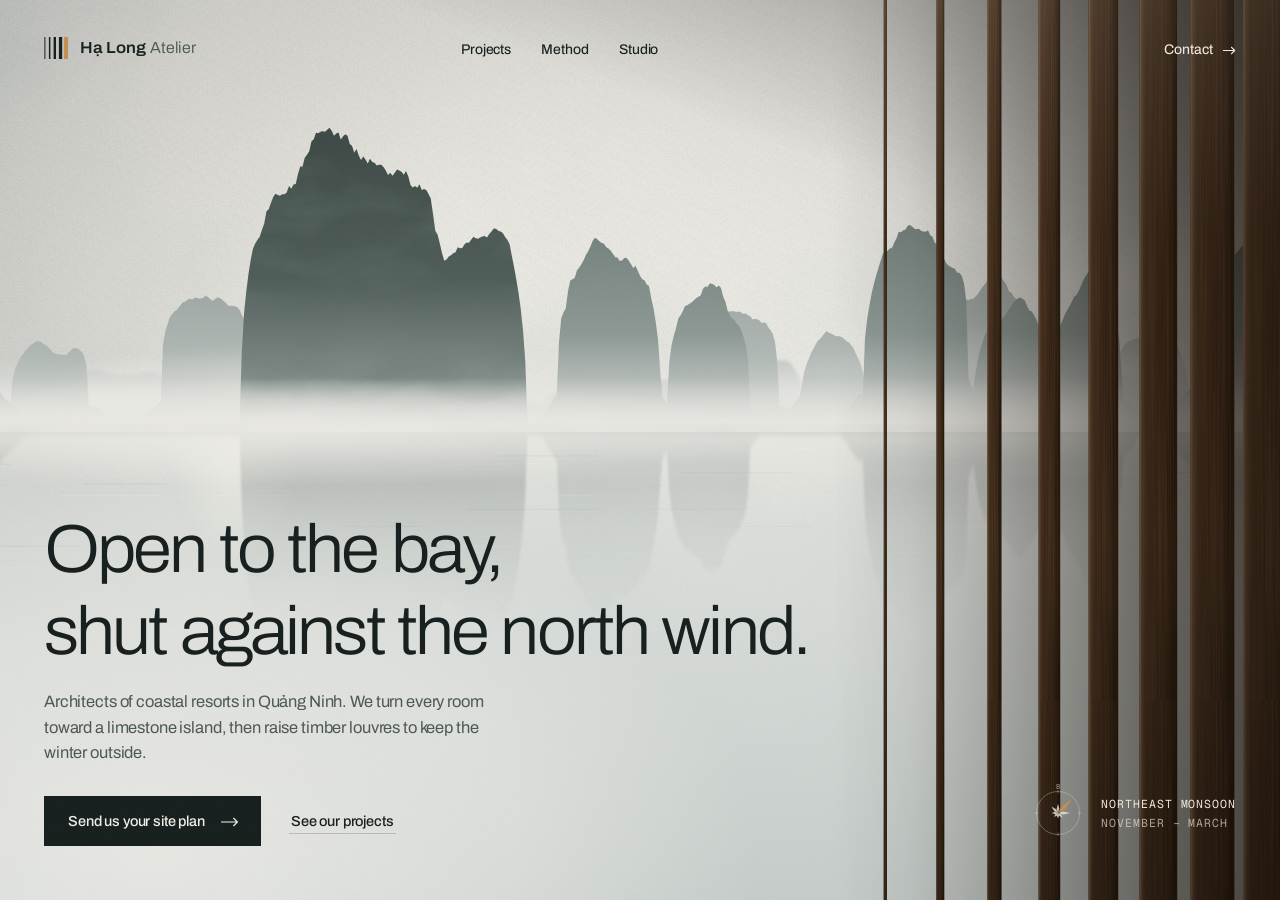
<file: examples/cinematic-bay-hero.html>
<!DOCTYPE html>
<html lang="en">
<head>
<meta charset="utf-8">
<meta name="viewport" content="width=device-width, initial-scale=1, viewport-fit=cover">
<title>Hạ Long Atelier · Coastal resort architects, Quảng Ninh</title>
<meta name="description" content="Hạ Long Atelier designs coastal resorts in Quảng Ninh: every room turned toward a limestone island, timber louvres to keep the winter out.">
<meta name="theme-color" content="#e7e6e0">
<!--
  Archetype A · cinematic full-bleed, light variant (morning sea-mist).
  Concept: the hero is the view from inside a resort room. A wall of teak louvre blades opens left → right
  to reveal Hạ Long in mist; the last blades on the right stay half-closed, which is the headline made literal
  ("Open to the bay, shut against the north wind").
  Type: Archivo (display 320 at wdth 104, UI 400–600) + Geist Mono (micro-copy). Both ship a Vietnamese subset.
  Palette: fog #e7e6e0 · ink #17201e · muted #4b5754 · teak #3a2719 · cream #efe7da · accent #c58a52
  Accent used three times only: the closed blade in the logo mark, the north-east petal of the wind rose,
  the primary button's hover.
-->
<link rel="preconnect" href="https://fonts.googleapis.com">
<link rel="preconnect" href="https://fonts.gstatic.com" crossorigin>
<link href="https://fonts.googleapis.com/css2?family=Archivo:wdth,wght@100..110,300..600&family=Geist+Mono:wght@400;500&display=swap" rel="stylesheet">
<!-- Hold every entrance at frame 0 (closed louvres, text below its masks) until the two faces are ready, so the
     headline never rises in a fallback face. JS-only and capped at 900 ms: with JS off the class is never added. -->
<script>(function(r){try{if(matchMedia("(prefers-reduced-motion: reduce)").matches)return;r.classList.add("cm-hold");var go=function(){r.classList.remove("cm-hold")};setTimeout(go,900);if(document.fonts&&document.fonts.load){Promise.all([document.fonts.load('320 64px "Archivo"',"Open to the bay"),document.fonts.load('400 16px "Archivo"',"Studio"),document.fonts.load('400 12px "Geist Mono"',"NORTHEAST MONSOON")]).then(go,go)}}catch(e){}})(document.documentElement);</script>
<style>
/* ---- anti-flash: background first ---- */
html,body{background:#e7e6e0}

/* ==== motion-kit.css (inlined) ==== */
/* ==========================================================================
   motion-kit.css: entrance vocabulary with a visible resting state.
   Usage: <h1 class="appear appear--mask" style="--d:.42s">…</h1>
   Elements are fully visible in their normal styles; the hidden state exists only in each
   keyframe's `from`, applied during the delay by fill-mode `both`. Pair with motion-kit.js
   (MK.appear) for the `.is-in` cleanup and the failsafe.
   ========================================================================== */

:root{
  --ease-expo:cubic-bezier(.16,1,.3,1);
  --ease-draw:cubic-bezier(.62,.04,.22,1);
  --ease-wipe:cubic-bezier(.77,0,.18,1);
  --ease-settle:cubic-bezier(.25,1,.5,1);
  --ease-swift:cubic-bezier(.2,.8,.2,1);
}

.appear{
  animation-duration:var(--dur,1.05s);
  animation-fill-mode:both;
  animation-timing-function:var(--ease,var(--ease-expo));
  animation-delay:var(--d,.08s);
}
.appear--scale{animation-name:mk-in-scale}
.appear--soft{animation-name:mk-in-soft}
.appear--rise{animation-name:mk-in-rise}
.appear--pop{animation-name:mk-in-pop}
.appear--btn{animation-name:mk-in-btn}
.appear--side{animation-name:mk-in-side}
.appear--blur{animation-name:mk-in-blur;--dur:1.2s}
.appear--spin{animation-name:mk-in-spin;--dur:.9s}
.appear--media{animation-name:mk-in-media;--dur:1.6s}
.appear--wipe-x{animation-name:mk-in-wipe-x;--ease:var(--ease-wipe);--dur:.75s}
.appear--wipe-c{animation-name:mk-in-wipe-c;--ease:var(--ease-wipe);--dur:.8s}
.appear--fade{animation-name:mk-in-fade;--ease:var(--ease-settle);--dur:.6s}

/* Masked line: wrapper clips, inner span rises. Padding keeps descenders/italics unclipped. */
.mask-line{display:block;overflow:hidden;padding:.06em .15em .14em;margin:-.06em -.15em -.14em}
.mask-line>.appear--mask{display:inline-block;animation-name:mk-in-mask}

/* Keyframes use the individual transform properties (translate/scale/rotate) so they compose with
   any transform the element already has (e.g. translateX(-50%) centring) instead of replacing it. */
@keyframes mk-in-scale{from{opacity:0;scale:.84}}
@keyframes mk-in-soft{from{opacity:0;translate:0 14px}}
@keyframes mk-in-rise{from{opacity:0;translate:0 20px}}
@keyframes mk-in-pop{0%{opacity:0;scale:.9}70%{opacity:1;scale:1.03}100%{scale:1}}
@keyframes mk-in-btn{from{opacity:0;translate:0 18px;scale:.94}}
@keyframes mk-in-side{from{opacity:0;translate:22px 0}}
@keyframes mk-in-mask{from{opacity:0;translate:0 110%}}
@keyframes mk-in-blur{from{opacity:.35;filter:blur(4px)}}
@keyframes mk-in-spin{0%{scale:.2;rotate:-50deg}65%{scale:1.2;rotate:8deg}100%{scale:1;rotate:0deg}}
@keyframes mk-in-media{from{opacity:0;scale:1.06;filter:blur(6px)}}
@keyframes mk-in-wipe-x{from{clip-path:inset(0 100% 0 0)}}
@keyframes mk-in-wipe-c{from{clip-path:inset(0 50% 0 50%)}}
@keyframes mk-in-fade{from{opacity:0}}

/* Finished: drop the animation. The element's own styles are the end state, so nothing else is forced
   (forcing transform:none here would wipe transforms the element legitimately has). */
.is-in{animation:none!important}

/* Reveal-on-scroll: hidden ONLY when JS has opted in (html.mk-reveal), so content shows without JS. */
.mk-reveal [data-reveal]:not(.is-revealed){opacity:0;translate:0 24px}
.mk-reveal [data-reveal]{transition:opacity .9s var(--ease-expo),translate .9s var(--ease-expo);transition-delay:var(--d,0s)}

/* WAAPI intro: initial states exist only while html.mk-intro is present (set in <head>). */
.mk-intro [data-mk="mask"]>*{translate:0 105%}
.mk-intro [data-mk="mask"]{overflow:hidden}
.mk-intro [data-mk="wipe-x"]{clip-path:inset(0 100% 0 0)}
.mk-intro [data-mk="wipe-c"]{clip-path:inset(0 50% 0 50%)}
.mk-intro [data-mk="fade"]{opacity:0}
.mk-intro [data-mk="draw"] path{stroke-dasharray:0 100000}

/* Grain overlay */
.mk-grain{position:fixed;inset:-50%;z-index:100;pointer-events:none;opacity:var(--grain,.08);mix-blend-mode:overlay;
  background-image:url("data:image/svg+xml,%3Csvg xmlns='http://www.w3.org/2000/svg' width='160' height='160'%3E%3Cfilter id='n'%3E%3CfeTurbulence type='fractalNoise' baseFrequency='.9' numOctaves='3' stitchTiles='stitch'/%3E%3C/filter%3E%3Crect width='100%25' height='100%25' filter='url(%23n)'/%3E%3C/svg%3E")}

.sr-only{position:absolute;width:1px;height:1px;overflow:hidden;clip:rect(0 0 0 0);white-space:nowrap}

@media (prefers-reduced-motion:reduce){
  *,*::before,*::after{animation:none!important;transition:none!important}
  .mk-reveal [data-reveal]{opacity:1;translate:none}
}

/* ==== tokens (reference 1440 × 900) ==== */
:root{
  --bg:#e7e6e0; --fog:#e4e3dd; --ink:#17201e; --muted:#4b5754; --line:rgba(23,32,30,.2);
  --teak-0:#1d140c; --teak-1:#3a2719; --teak-2:#5a3d27; --cream:#efe7da; --cream-dim:rgba(239,231,218,.66);
  --accent:#c58a52;
  --sans:"Archivo","Helvetica Neue",Arial,sans-serif;
  --mono:"Geist Mono",ui-monospace,"SFMono-Regular",Menlo,monospace;
  --h1:68px; --lede:16.5px; --nav:14px; --micro:11.5px; --btn:14.5px; --btn-h:50px;
  --pad-x:44px; --pad-y:28px; --bottom:54px; --copy-max:880px; --lede-max:468px; --lede-gap:22px; --act-gap:30px;
  --nav-col:calc(36vw - var(--pad-x));
  /* scene artboard: 1600 × 1000, cover-scaled; horizon at 47 % */
  --vw:100vw; --vh:100vh;
  --sc:max(calc(var(--vw) / 1600), calc(var(--vh) / 1000));
  --scene-x:0;
  --wood-tex:url("data:image/svg+xml,%3Csvg xmlns='http://www.w3.org/2000/svg' width='140' height='700'%3E%3Cfilter id='w'%3E%3CfeTurbulence type='fractalNoise' baseFrequency='.42 .0045' numOctaves='3' seed='7' stitchTiles='stitch'/%3E%3CfeColorMatrix values='0 0 0 0 .09  0 0 0 0 .05  0 0 0 0 .02  0 0 0 1.25 -.42'/%3E%3C/filter%3E%3Crect width='100%25' height='100%25' filter='url(%23w)'/%3E%3C/svg%3E");
}
@supports (height:100dvh){:root{--vh:100dvh}}

/* ---- base ---- */
*,*::before,*::after{box-sizing:border-box;margin:0;padding:0}
html,body{color:var(--ink)}
body{font-family:var(--sans);font-weight:400;-webkit-font-smoothing:antialiased;-moz-osx-font-smoothing:grayscale;text-rendering:optimizeLegibility;overflow-x:hidden}
a{color:inherit;text-decoration:none} button{font:inherit;color:inherit;background:none;border:0;cursor:pointer}
:focus-visible{outline:1px solid currentColor;outline-offset:5px}
.micro{font-family:var(--mono);font-size:var(--micro);font-weight:400;letter-spacing:.08em;line-height:1.35;text-transform:uppercase}

/* ==== media: fog sky → water → karst layers + mist → haze behind copy → louvres → room shade ==== */
.media{position:fixed;inset:0;z-index:0;overflow:hidden;pointer-events:none;
  /* what shows if WebGL or JS is unavailable */
  background:radial-gradient(55% 45% at 24% 22%,#f5f2eb 0%,rgba(245,242,235,0) 70%),linear-gradient(180deg,#d9dbd6 0%,#e9e8e2 44%,#e6e5df 47%,#d2d6d2 100%)}
#fog{position:absolute;inset:0;width:100%;height:100%;display:block}
.scene{position:absolute;left:calc(50% - var(--scene-x) * var(--sc));top:50%;width:calc(1600 * var(--sc));height:calc(1000 * var(--sc));translate:-50% -50%}
.scene>*{position:absolute;left:0;top:0;width:100%;height:100%}
.scene svg{display:block;overflow:visible}
.rl{stroke:#f7f6f2;fill:none} .rd{stroke:#93a09c;fill:none}
/* mist bands, pre-blurred gradients (no filter), drifting very slowly */
.mist{left:-12%;width:124%;background-repeat:no-repeat}
.mist--far{top:36%;height:14%;opacity:.8;
  background:radial-gradient(30% 50% at 20% 60%,rgba(236,235,230,.95),rgba(236,235,230,0) 70%),radial-gradient(34% 45% at 62% 55%,rgba(236,235,230,.9),rgba(236,235,230,0) 72%),radial-gradient(26% 40% at 92% 62%,rgba(236,235,230,.85),rgba(236,235,230,0) 70%);
  animation:mist-drift 46s ease-in-out infinite alternate}
.mist--mid{top:31%;height:20%;opacity:.55;
  background:radial-gradient(24% 34% at 34% 58%,rgba(238,237,232,.95),rgba(238,237,232,0) 72%),radial-gradient(30% 40% at 78% 50%,rgba(238,237,232,.9),rgba(238,237,232,0) 70%);
  animation:mist-drift 62s ease-in-out -20s infinite alternate-reverse}
.mist--water{top:42%;height:12%;
  background:linear-gradient(180deg,rgba(232,231,226,0),rgba(232,231,226,.9) 42%,rgba(232,231,226,.6) 58%,rgba(232,231,226,.22) 78%,rgba(232,231,226,0)),radial-gradient(40% 70% at 30% 50%,rgba(240,239,235,.7),rgba(240,239,235,0) 70%);
  animation:mist-drift 54s ease-in-out -8s infinite alternate}
@keyframes mist-drift{from{translate:-3% 0}to{translate:3% 0}}
/* low sun behind the mist, upper left, and its glint on the water */
.glint{left:calc(22% - 70px);top:47%;width:140px;height:30%;
  background:radial-gradient(50% 50% at 50% 0%,rgba(255,250,240,.55),rgba(255,250,240,0) 100%);filter:none}
.haze{position:absolute;inset:0;
  background:radial-gradient(62% 52% at 12% 94%,rgba(238,237,232,.82) 0%,rgba(238,237,232,.46) 46%,rgba(238,237,232,0) 76%)}

/* ==== louvres ====
   Blades are drawn as their front projection: a blade turned by angle a shows cos(a) of its width, so the turn is a
   horizontal scale (--s = cos a) plus a flash of light across the face mid-turn. Real 3D rotation was tried and
   dropped: Chrome composites 3D-turned layers over gradients with milky seams. */
.louvre{position:absolute;top:0;bottom:0;left:-14px;right:-14px;display:flex}
.blade{position:relative;flex:1 1 0;height:100%;
  --s:0; --o:0; --s0:.982; --stg:.028s; --dim:0; --bd:calc(.06s + var(--i) * var(--stg));
  scale:var(--s) 1;opacity:var(--o);
  animation:blade-open 1.4s var(--ease-wipe) var(--bd) both}
.blade::before,.blade::after{content:"";position:absolute;inset:0 .7px}
.blade::before{
  background:
    linear-gradient(rgba(14,8,4,var(--dim)),rgba(14,8,4,var(--dim))),
    linear-gradient(90deg,rgba(255,222,184,.30) 0,rgba(255,222,184,.08) 6%,rgba(255,222,184,0) 15%,rgba(0,0,0,0) 70%,rgba(10,5,2,.42) 100%),
    linear-gradient(180deg,rgba(255,236,214,.12) 0%,rgba(0,0,0,0) 26%,rgba(0,0,0,0) 60%,rgba(10,5,2,.3) 100%),
    var(--wood-tex),
    linear-gradient(90deg,#4a3220,#3a2719 50%,#30200f)}
/* light slides across the face while it turns, then leaves */
.blade::after{opacity:0;background:linear-gradient(90deg,rgba(255,230,196,0) 10%,rgba(255,230,196,.42) 55%,rgba(255,230,196,0) 95%);
  animation:blade-catch 1.4s var(--ease-wipe) var(--bd) both}
/* kept blades: the screen stays half-closed on the right (desktop: the last 8 of 24) */
.blade:nth-child(n+17){--o:1}
.blade:nth-child(17){--s:.06} .blade:nth-child(18){--s:.15;--dim:.04} .blade:nth-child(19){--s:.27;--dim:.08} .blade:nth-child(20){--s:.41;--dim:.13}
.blade:nth-child(21){--s:.56;--dim:.19} .blade:nth-child(22){--s:.71;--dim:.25} .blade:nth-child(23){--s:.83;--dim:.31} .blade:nth-child(24){--s:.92;--dim:.38}
.blade:nth-child(n+17){animation:blade-open 1.4s var(--ease-wipe) var(--bd) both,blade-sway 9s ease-in-out calc(1.9s + var(--i) * .11s) infinite}
@keyframes blade-open{0%{scale:var(--s0) 1;opacity:1}80%{opacity:1}}
@keyframes blade-catch{0%{opacity:0}48%{opacity:1}100%{opacity:0}}
@keyframes blade-sway{0%,100%{scale:var(--s) 1}50%{scale:calc(var(--s) * .93) 1}}
.cm-hold .blade,.cm-hold .blade::after,.cm-hold .appear{animation-play-state:paused}
/* room shade: the inside of the pavilion is darker than the bay (under the blades; they darken themselves via --dim) */
.shade{position:absolute;inset:0;
  background:linear-gradient(270deg,rgba(20,13,8,.74) 0%,rgba(20,13,8,.56) 10%,rgba(20,13,8,.26) 21%,rgba(20,13,8,.07) 29%,rgba(20,13,8,0) 35%),
             linear-gradient(200deg,rgba(20,13,8,.3) 0%,rgba(20,13,8,0) 24%)}

/* ==== page ==== */
.page{position:relative;z-index:1;display:grid;grid-template-rows:auto 1fr;min-height:100vh;min-height:100dvh}

/* header: logo | nav from the 36 % line | contact over the timber */
.header{position:relative;z-index:50;display:grid;grid-template-columns:var(--nav-col) 1fr auto;align-items:center;padding:var(--pad-y) var(--pad-x) 0}
.logo{justify-self:start;display:inline-flex;align-items:center;gap:12px;min-height:44px;font-size:16px;letter-spacing:-.012em;line-height:1;translate:0 -2px}
.logo .mark{width:24px;height:22px;fill:var(--ink)}
.logo .mark .mark-a{fill:var(--accent)}
.logo b{font-weight:600;font-stretch:106%}
.logo .at{font-weight:350;color:var(--muted);margin-left:.28em}
.nav{display:flex;align-items:center;gap:30px}
.nav a,.contact{position:relative;font-size:var(--nav);font-weight:450;letter-spacing:-.005em;line-height:1;padding:8px 0;
  background:linear-gradient(currentColor,currentColor) 0 calc(100% - 2px)/0 1px no-repeat;transition:background-size .35s var(--ease-swift)}
.nav a:hover,.contact:hover{background-size:100% 1px}
.contact{color:var(--cream);display:inline-flex;align-items:center;gap:10px}
.contact svg{width:13px;height:9px;transition:translate .3s var(--ease-swift)}
.contact:hover svg{translate:3px 0}
.burger{display:none}

/* hero: copy bottom-left over the water, wind note bottom-right over the timber */
.hero{display:flex;align-items:flex-end;justify-content:space-between;gap:40px;padding:0 var(--pad-x) var(--bottom)}
.copy{max-width:var(--copy-max)}
h1{font-size:var(--h1);font-weight:320;font-stretch:104%;line-height:1.04;letter-spacing:-.042em;color:var(--ink)}
/* Vietnamese stacks two marks above some vowels (ấ, ở): give the masks more headroom than the kit default */
h1 .mask-line{padding:.24em .15em .16em;margin:-.24em -.15em -.16em}
.nb{white-space:nowrap}
.lede{max-width:var(--lede-max);margin-top:var(--lede-gap);font-size:var(--lede);line-height:1.56;letter-spacing:-.008em;color:var(--muted)}
.actions{display:flex;align-items:center;gap:28px;margin-top:var(--act-gap)}
.btn{display:inline-flex;align-items:center;justify-content:center;gap:16px;height:var(--btn-h);font-size:var(--btn);font-weight:500;letter-spacing:-.01em;line-height:1;white-space:nowrap}
.btn-solid{padding:1px 22px 0 24px;background:var(--ink);color:#f1eee7;transition:background .25s var(--ease-swift),color .25s var(--ease-swift)}
.btn-solid svg{width:18px;height:10px;transition:translate .3s var(--ease-swift)}
.btn-solid:hover{background:var(--accent);color:var(--ink)}
.btn-solid:hover svg{translate:4px 0}
.btn-text{padding:0 2px;color:var(--ink);background:linear-gradient(var(--line),var(--line)) 0 calc(50% + 12px)/100% 1px no-repeat,linear-gradient(var(--ink),var(--ink)) 0 calc(50% + 12px)/0 1px no-repeat;
  transition:background-size .4s var(--ease-swift)}
.btn-text:hover{background-size:100% 1px,100% 1px}

.wind{display:flex;align-items:center;gap:14px;color:var(--cream);padding-bottom:4px;flex:none}
.wind .rose{width:58px;height:58px;flex:none;overflow:visible}
.rose .ring{fill:none;stroke:rgba(239,231,218,.42);stroke-width:.8}
.rose .tick{stroke:rgba(239,231,218,.5);stroke-width:.8}
.rose .pt{fill:rgba(239,231,218,.78)}
.rose .pt--ne{fill:var(--accent)}
.rose text{font-family:var(--mono);font-size:7.5px;fill:var(--cream-dim);letter-spacing:.06em}
.wind p{display:flex;flex-direction:column;gap:3px}
.wind .dim{color:var(--cream-dim)}
.appear--grow{animation-name:rose-grow;--dur:1.1s}
@keyframes rose-grow{from{opacity:0;scale:0}}

/* ==== breakpoints: tokens first ==== */
@media (min-width:1600px){:root{--h1:84px;--lede:18px;--nav:15px;--btn:15.5px;--btn-h:54px;--pad-x:64px;--pad-y:34px;--bottom:68px;--copy-max:1100px;--lede-max:540px;--micro:12.5px}}
@media (min-width:901px) and (max-width:1279px){:root{--h1:50px;--lede:15.5px;--nav:13.5px;--pad-x:32px;--bottom:44px;--lede-max:420px}.nav{gap:22px}}
@media (min-width:901px) and (max-height:850px){:root{--pad-y:22px;--bottom:42px;--lede-gap:18px;--act-gap:24px}}
@media (min-width:1280px) and (max-height:850px){:root{--h1:62px}}
@media (min-width:901px) and (max-height:720px){:root{--h1:52px;--lede:15px;--btn-h:46px;--bottom:34px;--lede-gap:16px;--act-gap:22px;--pad-y:18px}}
@media (min-width:901px){html,body{height:100%;overflow:hidden}.page{height:100vh;height:100dvh;overflow:hidden}}

@media (max-width:900px){
  :root{--h1:40px;--lede:15.5px;--pad-x:20px;--pad-y:18px;--bottom:28px;--btn-h:50px;--scene-x:-250}
  /* phones keep only the last three blades: a narrow timber strip down the right edge */
  .blade{--stg:.026s}
  .blade:nth-child(n+17){--o:0;--s:0;animation:blade-open 1.4s var(--ease-wipe) var(--bd) both}
  .blade:nth-child(n+22){--o:1;animation:blade-open 1.4s var(--ease-wipe) var(--bd) both,blade-sway 9s ease-in-out calc(1.9s + var(--i) * .11s) infinite}
  .blade:nth-child(22){--s:.62} .blade:nth-child(23){--s:.8} .blade:nth-child(24){--s:.92}
  .shade{background:linear-gradient(270deg,rgba(18,11,6,.5) 0%,rgba(18,11,6,0) 14%)}
  .haze{background:radial-gradient(120% 50% at 20% 100%,rgba(238,237,232,.8) 0%,rgba(238,237,232,.4) 50%,rgba(238,237,232,0) 80%)}
  .header{grid-template-columns:1fr auto;gap:8px}
  .logo{position:relative;z-index:80;font-size:15px}
  .contact{display:none}
  .burger{display:grid;place-content:center;gap:5px;width:44px;height:44px;position:relative;z-index:80;
    background:var(--teak-0);border:1px solid rgba(239,231,218,.22);margin-right:calc(var(--pad-x) * -1 + 6px)}
  .burger i{display:block;width:17px;height:1.5px;background:var(--cream);transition:transform .28s var(--ease-swift),opacity .2s}
  .menu-open .burger i:nth-child(1){transform:translateY(6.5px) rotate(45deg)}
  .menu-open .burger i:nth-child(2){opacity:0}
  .menu-open .burger i:nth-child(3){transform:translateY(-6.5px) rotate(-45deg)}
  .nav{position:fixed;inset:0;z-index:45;justify-self:stretch;align-self:stretch;flex-direction:column;align-items:stretch;justify-content:flex-end;gap:0;
    padding:max(100px,calc(env(safe-area-inset-top) + 92px)) 20px max(36px,env(safe-area-inset-bottom));
    background:rgba(231,230,224,.9);-webkit-backdrop-filter:blur(22px);backdrop-filter:blur(22px);
    opacity:0;visibility:hidden;transition:opacity .3s var(--ease-settle),visibility .3s}
  .menu-open .nav{opacity:1;visibility:visible}
  .nav a{display:flex;align-items:center;height:72px;border-top:1px solid var(--line);font-size:30px;font-weight:320;font-stretch:104%;letter-spacing:-.035em;background:none}
  .nav a:last-of-type{border-bottom:1px solid var(--line)}
  .nav .nav-only{display:flex}
  .nav-foot{display:block;margin-top:22px;color:var(--muted)}
  body.menu-open{overflow:hidden}
  .hero{flex-direction:column;align-items:flex-start;justify-content:flex-end;padding-right:calc(100vw * 3 / 24 + 12px)}
  .louvre{left:0;right:0}
  .wind{display:none}
}
@media (min-width:901px){.nav .nav-only,.nav-foot{display:none}}
@media (max-width:560px){
  :root{--h1:36px;--lede:15px;--lede-gap:16px;--act-gap:22px}
  h1{letter-spacing:-.035em}
  .actions{flex-direction:column;align-items:stretch;gap:6px;width:100%}
  .btn-solid{justify-content:space-between}
  .btn-text{justify-content:flex-start;align-self:flex-start;height:46px}
}
</style>
</head>
<body>
<div class="mk-grain" aria-hidden="true" style="--grain:.07"></div>

<!--
  MEDIA SLOT. The bay is generative so the page ships complete: ShaderField (WebGL fog) for the sky, four layers of
  seeded karst silhouettes that fade into mist at the waterline, hairline ripples, slow mist bands.
  To use a real still or video instead, replace <canvas id="fog"> and the .scene block with:
    <video id="fog" autoplay muted loop playsinline preload="metadata" poster="halong-suong-som.jpg"
           aria-hidden="true" tabindex="-1"><source src="halong-suong-som.mp4" type="video/mp4"></video>
  and keep .haze, .louvre and the room shade on top. Frame the shot so the horizon sits at 47 % of the height.
  Generation prompt (still): "Hạ Long Bay at 6 a.m. in thick sea mist, limestone karst towers dissolving in four
    receding layers, the nearest tower left of centre, bases lost in fog at the waterline, glassy pale water with a
    few silver ripple lines, soft low sun hidden behind mist upper-left, horizon at 47 % of the frame, empty pale
    water in the lower-left third for a headline, palette mist white, sage grey, slate green, no warm colours,
    35mm, fine film grain, editorial, cinematic, photographic, no boats, no people, no text, no logo"
  Video: same frame, locked-off camera, mist drifting slowly left between the towers, 8-second loop with an invisible cut, 24 fps.
-->
<div class="media" aria-hidden="true">
  <canvas id="fog"></canvas>
  <div class="scene">
    <svg class="l-water" viewBox="0 0 1600 1000" preserveAspectRatio="none" focusable="false">
      <defs>
        <linearGradient id="g-water" gradientUnits="userSpaceOnUse" x1="0" y1="470" x2="0" y2="1000">
          <stop offset="0" stop-color="#e3e3dd" stop-opacity="0"/><stop offset=".07" stop-color="#e0e2dd" stop-opacity=".3"/><stop offset=".22" stop-color="#d8dcd8" stop-opacity=".62"/>
          <stop offset=".55" stop-color="#d0d6d3" stop-opacity=".78"/><stop offset="1" stop-color="#c3cbc8" stop-opacity=".9"/>
        </linearGradient>
        <linearGradient id="g4" gradientUnits="userSpaceOnUse" x1="0" y1="380" x2="0" y2="478"><stop offset="0" stop-color="#b9bfbc"/><stop offset=".55" stop-color="#c7ccc9"/><stop offset="1" stop-color="#e2e2dc"/></linearGradient>
        <linearGradient id="g3" gradientUnits="userSpaceOnUse" x1="0" y1="310" x2="0" y2="478"><stop offset="0" stop-color="#9aa39f"/><stop offset=".5" stop-color="#aeb6b2"/><stop offset="1" stop-color="#e0e1db"/></linearGradient>
        <linearGradient id="g2" gradientUnits="userSpaceOnUse" x1="0" y1="240" x2="0" y2="478"><stop offset="0" stop-color="#6f7c78"/><stop offset=".55" stop-color="#8b9793"/><stop offset="1" stop-color="#dcdeda"/></linearGradient>
        <linearGradient id="g1" gradientUnits="userSpaceOnUse" x1="0" y1="140" x2="0" y2="480"><stop offset="0" stop-color="#3c4844"/><stop offset=".5" stop-color="#4f5c58"/><stop offset=".82" stop-color="#7f8b87"/><stop offset="1" stop-color="#d9dcd8"/></linearGradient>
        <linearGradient id="g-refl" gradientUnits="userSpaceOnUse" x1="0" y1="470" x2="0" y2="700"><stop offset="0" stop-color="#fff" stop-opacity=".42"/><stop offset=".55" stop-color="#fff" stop-opacity=".12"/><stop offset="1" stop-color="#fff" stop-opacity="0"/></linearGradient>
        <mask id="m-refl" maskUnits="userSpaceOnUse" x="-300" y="470" width="2200" height="400"><rect x="-300" y="470" width="2200" height="400" fill="url(#g-refl)"/></mask>
        <filter id="f-refl" x="-5%" y="-5%" width="110%" height="110%"><feGaussianBlur stdDeviation="1.2 3.2"/></filter>
        <filter id="f-far" x="-5%" y="-20%" width="110%" height="140%"><feGaussianBlur stdDeviation="1.6"/></filter>
        <filter id="f-mid" x="-5%" y="-20%" width="110%" height="140%"><feGaussianBlur stdDeviation=".8"/></filter>
        <!-- mottled rock and canopy inside the nearest towers -->
        <filter id="f-tex" x="0" y="0" width="100%" height="100%">
          <feTurbulence type="fractalNoise" baseFrequency=".011 .028" numOctaves="4" seed="4"/>
          <feColorMatrix values="0 0 0 0 .13  0 0 0 0 .17  0 0 0 0 .15  1.5 0 0 0 -.62"/>
        </filter>
        <clipPath id="c-k1"><use href="#k1"/></clipPath>
        <path id="k4" d="M-160.0 478.0L-160.0 399.2L-157.5 397.7L-155.0 397.8L-152.5 397.4L-150.0 397.0L-147.5 395.3L-145.0 396.0L-142.5 397.0L-140.0 397.0L-137.5 398.7L-135.0 399.2L-132.5 400.3L-130.0 401.9L-127.5 401.6L-125.0 401.9L-122.5 402.3L-120.0 402.2L-117.5 402.8L-115.0 404.4L-112.5 405.6L-110.0 406.0L-107.5 407.6L-105.0 407.6L-102.5 409.9L-100.0 411.2L-97.5 412.1L-95.0 413.4L-92.5 415.6L-90.0 418.5L-87.5 415.8L-85.0 414.4L-82.5 414.2L-80.0 413.4L-77.5 414.6L-75.0 415.5L-72.5 417.5L-70.0 419.4L-67.5 421.2L-65.0 424.8L-62.5 428.4L-60.0 433.2L-57.5 439.5L-55.0 445.8L-52.5 444.8L-50.0 443.6L-47.5 442.6L-45.0 441.8L-42.5 440.6L-40.0 439.5L-37.5 438.7L-35.0 438.8L-32.5 436.6L-30.0 436.8L-27.5 436.5L-25.0 436.3L-22.5 436.7L-20.0 436.7L-17.5 436.4L-15.0 437.1L-12.5 437.9L-10.0 438.3L-7.5 439.0L-5.0 438.7L-2.5 439.8L0.0 439.0L2.5 439.9L5.0 439.7L7.5 439.3L10.0 439.8L12.5 440.1L15.0 440.5L17.5 440.9L20.0 441.7L22.5 443.1L25.0 444.3L27.5 445.6L30.0 447.0L32.5 449.2L35.0 452.5L37.5 457.8L40.0 461.3L42.5 460.9L45.0 460.8L47.5 460.7L50.0 442.2L52.5 433.6L55.0 428.5L57.5 424.5L60.0 421.5L62.5 418.7L65.0 417.7L67.5 417.7L70.0 417.2L72.5 416.7L75.0 417.0L77.5 417.0L80.0 417.4L82.5 415.9L85.0 415.6L87.5 415.1L90.0 414.9L92.5 415.6L95.0 416.8L97.5 418.5L100.0 418.5L102.5 419.8L105.0 420.7L107.5 418.7L110.0 418.8L112.5 419.1L115.0 419.3L117.5 418.6L120.0 419.0L122.5 419.7L125.0 419.4L127.5 419.8L130.0 421.0L132.5 421.3L135.0 421.5L137.5 420.5L140.0 420.0L142.5 419.8L145.0 420.5L147.5 420.3L150.0 420.8L152.5 421.8L155.0 423.7L157.5 425.0L160.0 427.6L162.5 431.4L165.0 436.7L167.5 427.5L170.0 419.1L172.5 414.7L175.0 413.4L177.5 412.5L180.0 410.9L182.5 410.5L185.0 411.4L187.5 411.3L190.0 412.1L192.5 411.1L195.0 410.3L197.5 410.8L200.0 411.7L202.5 412.6L205.0 412.5L207.5 414.7L210.0 415.1L212.5 415.2L215.0 415.8L217.5 415.7L220.0 416.7L222.5 417.1L225.0 416.8L227.5 416.1L230.0 416.8L232.5 415.6L235.0 415.9L237.5 415.7L240.0 416.4L242.5 415.9L245.0 414.6L247.5 414.2L250.0 413.2L252.5 413.2L255.0 414.0L257.5 413.6L260.0 413.9L262.5 415.3L265.0 416.4L267.5 417.3L270.0 418.3L272.5 420.5L275.0 421.9L277.5 424.2L280.0 427.2L282.5 430.9L285.0 432.4L287.5 431.7L290.0 432.3L292.5 431.8L295.0 430.6L297.5 430.4L300.0 430.9L302.5 431.6L305.0 431.4L307.5 431.4L310.0 431.2L312.5 431.6L315.0 432.0L317.5 432.3L320.0 433.5L322.5 433.0L325.0 433.6L327.5 434.6L330.0 436.1L332.5 436.8L335.0 438.1L337.5 433.5L340.0 429.1L342.5 426.4L345.0 424.4L347.5 422.9L350.0 421.2L352.5 420.0L355.0 417.9L357.5 417.5L360.0 417.3L362.5 418.7L365.0 419.6L367.5 421.7L370.0 422.9L372.5 424.8L375.0 427.9L377.5 431.6L380.0 436.3L382.5 443.8L385.0 453.1L387.5 441.4L390.0 435.5L392.5 431.9L395.0 428.8L397.5 427.0L400.0 425.4L402.5 424.5L405.0 423.7L407.5 423.4L410.0 422.4L412.5 422.2L415.0 421.2L417.5 421.3L420.0 420.1L422.5 419.4L425.0 419.6L427.5 418.8L430.0 419.2L432.5 419.5L435.0 419.1L437.5 418.2L440.0 417.9L442.5 417.8L445.0 418.3L447.5 418.3L450.0 417.9L452.5 417.3L455.0 417.2L457.5 417.5L460.0 416.8L462.5 416.9L465.0 417.1L467.5 417.5L470.0 417.8L472.5 417.9L475.0 418.7L477.5 418.6L480.0 420.2L482.5 421.9L485.0 422.4L487.5 423.6L490.0 426.3L492.5 428.3L495.0 429.8L497.5 427.5L500.0 426.4L502.5 424.2L505.0 422.3L507.5 421.4L510.0 420.2L512.5 418.7L515.0 418.4L517.5 418.7L520.0 418.3L522.5 417.6L525.0 418.1L527.5 419.0L530.0 418.4L532.5 418.5L535.0 419.1L537.5 418.8L540.0 417.1L542.5 418.2L545.0 419.1L547.5 419.8L550.0 420.0L552.5 419.9L555.0 419.8L557.5 420.3L560.0 422.1L562.5 423.8L565.0 425.6L567.5 428.6L570.0 433.1L572.5 439.1L575.0 448.6L577.5 421.0L580.0 409.6L582.5 403.6L585.0 401.8L587.5 399.5L590.0 397.5L592.5 396.6L595.0 395.7L597.5 395.7L600.0 396.0L602.5 396.5L605.0 397.7L607.5 398.8L610.0 400.8L612.5 403.0L615.0 405.3L617.5 409.3L620.0 415.3L622.5 428.1L625.0 446.3L627.5 445.7L630.0 446.2L632.5 446.1L635.0 446.7L637.5 446.1L640.0 446.6L642.5 446.4L645.0 446.6L647.5 446.4L650.0 446.6L652.5 446.2L655.0 446.1L657.5 445.0L660.0 445.6L662.5 445.1L665.0 445.3L667.5 445.3L670.0 445.9L672.5 446.3L675.0 447.0L677.5 446.9L680.0 446.0L682.5 446.0L685.0 446.6L687.5 447.3L690.0 447.5L692.5 447.9L695.0 445.5L697.5 441.5L700.0 438.9L702.5 437.2L705.0 436.3L707.5 434.6L710.0 433.2L712.5 432.6L715.0 432.7L717.5 431.4L720.0 430.6L722.5 430.5L725.0 430.4L727.5 429.9L730.0 430.6L732.5 431.5L735.0 432.4L737.5 433.4L740.0 433.9L742.5 433.6L745.0 431.3L747.5 426.2L750.0 423.7L752.5 421.0L755.0 420.4L757.5 418.9L760.0 417.4L762.5 416.5L765.0 417.2L767.5 416.9L770.0 416.2L772.5 416.0L775.0 415.8L777.5 415.7L780.0 417.0L782.5 417.9L785.0 419.5L787.5 419.9L790.0 419.9L792.5 420.3L795.0 422.3L797.5 423.7L800.0 423.5L802.5 422.9L805.0 421.6L807.5 421.0L810.0 420.6L812.5 420.4L815.0 421.1L817.5 421.5L820.0 421.2L822.5 421.6L825.0 422.1L827.5 421.6L830.0 422.0L832.5 421.7L835.0 422.7L837.5 422.7L840.0 424.7L842.5 427.1L845.0 428.3L847.5 429.7L850.0 431.1L852.5 431.9L855.0 434.7L857.5 437.7L860.0 443.3L862.5 445.2L865.0 447.1L867.5 450.0L870.0 454.5L872.5 455.1L875.0 453.5L877.5 433.3L880.0 418.1L882.5 411.2L885.0 406.4L887.5 402.0L890.0 399.5L892.5 398.1L895.0 396.6L897.5 395.6L900.0 395.2L902.5 394.9L905.0 395.3L907.5 397.4L910.0 396.9L912.5 397.5L915.0 398.4L917.5 400.3L920.0 402.2L922.5 404.4L925.0 406.8L927.5 410.9L930.0 415.6L932.5 417.2L935.0 411.3L937.5 406.2L940.0 403.3L942.5 403.3L945.0 402.2L947.5 401.1L950.0 401.2L952.5 400.3L955.0 400.5L957.5 400.2L960.0 400.5L962.5 400.9L965.0 401.8L967.5 404.0L970.0 407.6L972.5 410.8L975.0 415.2L977.5 420.1L980.0 430.1L982.5 455.8L985.0 459.7L987.5 460.8L990.0 462.7L992.5 462.4L995.0 462.3L997.5 462.2L1000.0 460.9L1002.5 460.6L1005.0 454.4L1007.5 445.7L1010.0 441.9L1012.5 438.3L1015.0 436.6L1017.5 434.5L1020.0 432.5L1022.5 430.2L1025.0 428.6L1027.5 427.1L1030.0 425.4L1032.5 424.8L1035.0 423.9L1037.5 424.1L1040.0 423.6L1042.5 424.6L1045.0 423.6L1047.5 422.6L1050.0 421.4L1052.5 420.4L1055.0 420.2L1057.5 419.3L1060.0 418.6L1062.5 418.1L1065.0 418.8L1067.5 419.8L1070.0 419.7L1072.5 418.6L1075.0 420.0L1077.5 419.5L1080.0 420.1L1082.5 419.9L1085.0 420.5L1087.5 421.9L1090.0 422.7L1092.5 422.7L1095.0 423.6L1097.5 424.5L1100.0 426.8L1102.5 428.5L1105.0 430.4L1107.5 433.3L1110.0 437.1L1112.5 441.5L1115.0 450.6L1117.5 461.6L1120.0 463.1L1122.5 463.5L1125.0 463.7L1127.5 464.2L1130.0 465.1L1132.5 464.7L1135.0 464.2L1137.5 444.1L1140.0 438.3L1142.5 435.0L1145.0 432.8L1147.5 431.3L1150.0 429.9L1152.5 429.8L1155.0 429.3L1157.5 428.5L1160.0 428.1L1162.5 429.5L1165.0 429.9L1167.5 430.5L1170.0 431.0L1172.5 430.9L1175.0 430.9L1177.5 430.2L1180.0 430.5L1182.5 430.3L1185.0 429.6L1187.5 431.4L1190.0 432.2L1192.5 434.4L1195.0 437.6L1197.5 443.4L1200.0 456.9L1202.5 452.4L1205.0 443.5L1207.5 440.7L1210.0 440.4L1212.5 440.1L1215.0 439.7L1217.5 440.1L1220.0 438.2L1222.5 437.6L1225.0 436.8L1227.5 435.9L1230.0 434.8L1232.5 433.6L1235.0 433.3L1237.5 433.5L1240.0 432.5L1242.5 433.1L1245.0 433.1L1247.5 434.0L1250.0 434.1L1252.5 434.9L1255.0 435.4L1257.5 436.4L1260.0 436.8L1262.5 438.7L1265.0 442.5L1267.5 448.1L1270.0 456.7L1272.5 462.5L1275.0 463.2L1277.5 463.9L1280.0 465.1L1282.5 466.1L1285.0 467.7L1287.5 467.0L1290.0 466.8L1292.5 466.9L1295.0 467.5L1297.5 467.0L1300.0 466.5L1302.5 466.4L1305.0 465.7L1307.5 459.3L1310.0 456.9L1312.5 454.6L1315.0 453.1L1317.5 452.6L1320.0 451.8L1322.5 452.2L1325.0 451.7L1327.5 451.6L1330.0 451.7L1332.5 451.6L1335.0 451.3L1337.5 450.6L1340.0 450.7L1342.5 450.9L1345.0 451.3L1347.5 450.8L1350.0 450.6L1352.5 451.3L1355.0 451.9L1357.5 452.3L1360.0 452.2L1362.5 451.9L1365.0 451.6L1367.5 451.6L1370.0 451.7L1372.5 452.0L1375.0 452.5L1377.5 452.9L1380.0 452.5L1382.5 450.6L1385.0 449.5L1387.5 448.3L1390.0 447.8L1392.5 446.6L1395.0 446.3L1397.5 446.3L1400.0 445.1L1402.5 444.6L1405.0 444.2L1407.5 445.0L1410.0 445.5L1412.5 445.7L1415.0 445.3L1417.5 444.7L1420.0 444.5L1422.5 444.5L1425.0 444.1L1427.5 443.8L1430.0 444.4L1432.5 444.1L1435.0 445.3L1437.5 444.2L1440.0 443.1L1442.5 442.0L1445.0 441.7L1447.5 441.9L1450.0 441.2L1452.5 441.7L1455.0 441.7L1457.5 441.4L1460.0 441.2L1462.5 441.5L1465.0 440.7L1467.5 440.5L1470.0 440.8L1472.5 440.4L1475.0 441.1L1477.5 441.2L1480.0 441.7L1482.5 443.9L1485.0 444.6L1487.5 445.6L1490.0 446.9L1492.5 448.1L1495.0 450.3L1497.5 453.2L1500.0 456.6L1502.5 463.9L1505.0 464.3L1507.5 465.0L1510.0 466.2L1512.5 466.8L1515.0 467.0L1517.5 468.1L1520.0 468.0L1522.5 466.7L1525.0 463.8L1527.5 461.8L1530.0 451.3L1532.5 432.4L1535.0 426.4L1537.5 422.6L1540.0 419.8L1542.5 417.5L1545.0 415.7L1547.5 414.4L1550.0 414.2L1552.5 414.1L1555.0 413.9L1557.5 414.3L1560.0 413.9L1562.5 413.5L1565.0 413.5L1567.5 414.0L1570.0 414.2L1572.5 415.3L1575.0 416.2L1577.5 416.3L1580.0 417.7L1582.5 420.6L1585.0 425.2L1587.5 430.8L1590.0 440.4L1592.5 456.9L1595.0 457.9L1597.5 458.8L1600.0 460.1L1602.5 461.8L1605.0 462.8L1607.5 464.5L1610.0 466.0L1612.5 468.4L1615.0 470.0L1617.5 470.0L1620.0 470.0L1622.5 469.6L1625.0 468.9L1627.5 468.1L1630.0 467.5L1632.5 466.8L1635.0 466.1L1637.5 456.4L1640.0 452.7L1642.5 451.3L1645.0 450.5L1647.5 448.5L1650.0 447.7L1652.5 447.1L1655.0 446.8L1657.5 446.6L1660.0 445.5L1662.5 444.7L1665.0 444.5L1667.5 444.8L1670.0 444.2L1672.5 444.3L1675.0 445.0L1677.5 445.6L1680.0 446.6L1682.5 442.9L1685.0 435.4L1687.5 430.4L1690.0 428.0L1692.5 425.0L1695.0 422.1L1697.5 419.9L1700.0 418.2L1702.5 416.4L1705.0 416.2L1707.5 416.0L1710.0 415.3L1712.5 415.3L1715.0 415.5L1717.5 415.0L1720.0 414.5L1722.5 413.8L1725.0 413.0L1727.5 412.1L1730.0 411.4L1732.5 411.8L1735.0 411.7L1737.5 411.1L1740.0 410.7L1742.5 411.2L1745.0 411.5L1747.5 412.1L1750.0 412.1L1752.5 412.1L1755.0 413.0L1757.5 413.5L1760.0 413.5L1760.0 478.0 Z"/>
        <path id="k3" d="M-160.0 478.0L-160.0 470.0L-157.5 470.0L-155.0 470.0L-152.5 470.0L-150.0 470.0L-147.5 470.0L-145.0 470.0L-142.5 470.0L-140.0 470.0L-137.5 470.0L-135.0 469.5L-132.5 466.3L-130.0 465.7L-127.5 463.8L-125.0 462.6L-122.5 461.0L-120.0 460.5L-117.5 459.8L-115.0 458.1L-112.5 456.0L-110.0 455.1L-107.5 429.6L-105.0 417.7L-102.5 407.7L-100.0 400.7L-97.5 396.9L-95.0 393.6L-92.5 389.5L-90.0 386.9L-87.5 384.3L-85.0 383.1L-82.5 381.7L-80.0 378.9L-77.5 376.2L-75.0 375.5L-72.5 371.5L-70.0 370.9L-67.5 369.9L-65.0 368.2L-62.5 363.2L-60.0 361.0L-57.5 360.3L-55.0 358.0L-52.5 358.0L-50.0 357.8L-47.5 358.7L-45.0 358.6L-42.5 356.6L-40.0 354.1L-37.5 353.6L-35.0 354.6L-32.5 355.6L-30.0 357.0L-27.5 357.5L-25.0 357.7L-22.5 357.7L-20.0 357.4L-17.5 358.7L-15.0 357.2L-12.5 357.2L-10.0 359.3L-7.5 363.2L-5.0 365.5L-2.5 366.2L0.0 367.5L2.5 369.8L5.0 370.9L7.5 372.3L10.0 374.8L12.5 375.7L15.0 376.3L17.5 376.1L20.0 379.5L22.5 382.0L25.0 387.4L27.5 395.4L30.0 408.6L32.5 434.5L35.0 436.0L37.5 437.8L40.0 439.3L42.5 442.4L45.0 445.2L47.5 446.9L50.0 449.9L52.5 451.8L55.0 452.9L57.5 455.5L60.0 455.6L62.5 456.6L65.0 458.7L67.5 460.4L70.0 462.5L72.5 466.0L75.0 469.6L77.5 470.0L80.0 470.0L82.5 470.0L85.0 467.4L87.5 464.8L90.0 461.1L92.5 459.4L95.0 457.8L97.5 455.8L100.0 451.6L102.5 423.3L105.0 411.6L107.5 405.6L110.0 400.1L112.5 396.0L115.0 393.1L117.5 389.1L120.0 386.6L122.5 383.9L125.0 382.1L127.5 380.5L130.0 379.2L132.5 379.4L135.0 380.0L137.5 382.4L140.0 383.5L142.5 385.8L145.0 388.7L147.5 391.4L150.0 392.9L152.5 393.3L155.0 393.9L157.5 394.4L160.0 393.8L162.5 394.8L165.0 391.7L167.5 389.4L170.0 386.9L172.5 386.7L175.0 387.3L177.5 389.0L180.0 391.4L182.5 396.5L185.0 406.0L187.5 449.7L190.0 451.0L192.5 452.2L195.0 453.3L197.5 453.5L200.0 454.8L202.5 457.7L205.0 460.0L207.5 461.6L210.0 463.9L212.5 465.7L215.0 468.6L217.5 470.0L220.0 470.0L222.5 470.0L225.0 470.0L227.5 470.0L230.0 470.0L232.5 470.0L235.0 470.0L237.5 470.0L240.0 466.3L242.5 463.1L245.0 461.4L247.5 460.0L250.0 458.8L252.5 458.0L255.0 455.5L257.5 454.7L260.0 452.5L262.5 450.9L265.0 447.7L267.5 445.5L270.0 382.7L272.5 368.4L275.0 360.6L277.5 352.6L280.0 349.3L282.5 346.3L285.0 344.4L287.5 341.6L290.0 338.4L292.5 335.6L295.0 335.4L297.5 332.9L300.0 331.6L302.5 333.1L305.0 330.7L307.5 330.8L310.0 331.8L312.5 331.7L315.0 330.5L317.5 328.7L320.0 330.4L322.5 332.5L325.0 334.2L327.5 332.7L330.0 330.5L332.5 330.7L335.0 332.3L337.5 334.7L340.0 336.7L342.5 339.7L345.0 339.7L347.5 340.1L350.0 340.4L352.5 341.4L355.0 344.2L357.5 349.7L360.0 354.1L362.5 362.0L365.0 371.5L367.5 381.6L370.0 397.0L372.5 434.7L375.0 437.0L377.5 440.2L380.0 443.8L382.5 447.1L385.0 449.7L387.5 453.2L390.0 457.2L392.5 461.0L395.0 464.8L397.5 469.7L400.0 470.0L402.5 470.0L405.0 470.0L407.5 470.0L410.0 470.0L412.5 470.0L415.0 470.0L417.5 470.0L420.0 470.0L422.5 470.0L425.0 470.0L427.5 470.0L430.0 470.0L432.5 470.0L435.0 470.0L437.5 470.0L440.0 470.0L442.5 470.0L445.0 470.0L447.5 470.0L450.0 470.0L452.5 470.0L455.0 470.0L457.5 470.0L460.0 470.0L462.5 470.0L465.0 470.0L467.5 470.0L470.0 470.0L472.5 470.0L475.0 470.0L477.5 470.0L480.0 470.0L482.5 470.0L485.0 470.0L487.5 470.0L490.0 470.0L492.5 470.0L495.0 470.0L497.5 470.0L500.0 470.0L502.5 470.0L505.0 470.0L507.5 470.0L510.0 470.0L512.5 470.0L515.0 470.0L517.5 470.0L520.0 470.0L522.5 470.0L525.0 470.0L527.5 470.0L530.0 470.0L532.5 470.0L535.0 470.0L537.5 470.0L540.0 470.0L542.5 470.0L545.0 470.0L547.5 470.0L550.0 470.0L552.5 470.0L555.0 470.0L557.5 470.0L560.0 470.0L562.5 470.0L565.0 470.0L567.5 470.0L570.0 470.0L572.5 470.0L575.0 470.0L577.5 470.0L580.0 470.0L582.5 470.0L585.0 470.0L587.5 470.0L590.0 470.0L592.5 470.0L595.0 470.0L597.5 470.0L600.0 470.0L602.5 470.0L605.0 470.0L607.5 470.0L610.0 470.0L612.5 470.0L615.0 470.0L617.5 470.0L620.0 470.0L622.5 470.0L625.0 470.0L627.5 470.0L630.0 470.0L632.5 470.0L635.0 470.0L637.5 470.0L640.0 470.0L642.5 470.0L645.0 470.0L647.5 470.0L650.0 470.0L652.5 470.0L655.0 470.0L657.5 470.0L660.0 470.0L662.5 470.0L665.0 470.0L667.5 470.0L670.0 470.0L672.5 470.0L675.0 470.0L677.5 470.0L680.0 470.0L682.5 470.0L685.0 470.0L687.5 470.0L690.0 470.0L692.5 470.0L695.0 470.0L697.5 470.0L700.0 470.0L702.5 470.0L705.0 470.0L707.5 470.0L710.0 470.0L712.5 470.0L715.0 470.0L717.5 470.0L720.0 470.0L722.5 470.0L725.0 470.0L727.5 470.0L730.0 470.0L732.5 470.0L735.0 470.0L737.5 470.0L740.0 470.0L742.5 470.0L745.0 470.0L747.5 470.0L750.0 470.0L752.5 470.0L755.0 470.0L757.5 470.0L760.0 470.0L762.5 470.0L765.0 470.0L767.5 470.0L770.0 470.0L772.5 470.0L775.0 470.0L777.5 470.0L780.0 470.0L782.5 470.0L785.0 470.0L787.5 470.0L790.0 470.0L792.5 470.0L795.0 470.0L797.5 470.0L800.0 470.0L802.5 470.0L805.0 470.0L807.5 470.0L810.0 470.0L812.5 470.0L815.0 470.0L817.5 470.0L820.0 470.0L822.5 470.0L825.0 470.0L827.5 470.0L830.0 470.0L832.5 470.0L835.0 469.7L837.5 467.2L840.0 463.3L842.5 461.2L845.0 458.2L847.5 455.6L850.0 453.1L852.5 450.9L855.0 448.0L857.5 444.5L860.0 440.9L862.5 437.8L865.0 402.5L867.5 385.2L870.0 375.2L872.5 367.1L875.0 362.5L877.5 358.5L880.0 358.4L882.5 357.9L885.0 355.0L887.5 352.4L890.0 351.1L892.5 348.1L895.0 346.7L897.5 345.9L900.0 346.0L902.5 345.6L905.0 346.0L907.5 346.7L910.0 346.1L912.5 347.2L915.0 348.8L917.5 348.4L920.0 350.4L922.5 351.5L925.0 355.1L927.5 354.2L930.0 354.6L932.5 355.8L935.0 358.7L937.5 358.4L940.0 359.0L942.5 363.6L945.0 366.6L947.5 371.2L950.0 379.6L952.5 401.9L955.0 451.0L957.5 451.8L960.0 451.8L962.5 453.1L965.0 455.3L967.5 452.6L970.0 450.2L972.5 446.9L975.0 444.1L977.5 440.5L980.0 426.7L982.5 412.9L985.0 405.1L987.5 398.6L990.0 392.5L992.5 387.9L995.0 383.1L997.5 378.9L1000.0 376.7L1002.5 373.6L1005.0 370.3L1007.5 367.9L1010.0 369.6L1012.5 370.9L1015.0 372.0L1017.5 373.7L1020.0 373.2L1022.5 374.0L1025.0 375.0L1027.5 377.3L1030.0 379.4L1032.5 380.9L1035.0 384.2L1037.5 387.3L1040.0 393.4L1042.5 398.2L1045.0 404.1L1047.5 413.3L1050.0 426.8L1052.5 450.0L1055.0 453.6L1057.5 456.5L1060.0 461.2L1062.5 464.2L1065.0 468.1L1067.5 470.0L1070.0 470.0L1072.5 470.0L1075.0 470.0L1077.5 470.0L1080.0 470.0L1082.5 470.0L1085.0 470.0L1087.5 470.0L1090.0 470.0L1092.5 470.0L1095.0 470.0L1097.5 470.0L1100.0 470.0L1102.5 470.0L1105.0 470.0L1107.5 468.9L1110.0 465.2L1112.5 460.0L1115.0 457.4L1117.5 453.9L1120.0 450.6L1122.5 447.7L1125.0 444.9L1127.5 442.0L1130.0 437.9L1132.5 436.3L1135.0 433.2L1137.5 430.4L1140.0 391.6L1142.5 382.4L1145.0 374.1L1147.5 354.7L1150.0 345.0L1152.5 339.2L1155.0 336.9L1157.5 334.2L1160.0 333.6L1162.5 332.9L1165.0 333.5L1167.5 332.3L1170.0 332.1L1172.5 329.7L1175.0 327.2L1177.5 323.5L1180.0 319.8L1182.5 316.3L1185.0 313.0L1187.5 308.9L1190.0 307.5L1192.5 306.1L1195.0 306.8L1197.5 304.7L1200.0 305.2L1202.5 310.0L1205.0 313.0L1207.5 317.1L1210.0 323.6L1212.5 325.0L1215.0 329.4L1217.5 331.6L1220.0 334.7L1222.5 336.7L1225.0 337.9L1227.5 341.2L1230.0 343.4L1232.5 347.5L1235.0 349.1L1237.5 351.2L1240.0 353.8L1242.5 359.6L1245.0 365.5L1247.5 372.7L1250.0 381.3L1252.5 390.3L1255.0 404.5L1257.5 425.6L1260.0 441.4L1262.5 444.7L1265.0 447.7L1267.5 451.0L1270.0 454.2L1272.5 456.9L1275.0 459.5L1277.5 460.8L1280.0 462.9L1282.5 465.3L1285.0 469.7L1287.5 470.0L1290.0 470.0L1292.5 469.0L1295.0 467.1L1297.5 465.0L1300.0 462.3L1302.5 461.2L1305.0 459.7L1307.5 458.0L1310.0 456.5L1312.5 454.6L1315.0 452.5L1317.5 450.2L1320.0 447.8L1322.5 426.7L1325.0 410.9L1327.5 402.2L1330.0 396.8L1332.5 391.0L1335.0 388.5L1337.5 384.3L1340.0 382.0L1342.5 379.3L1345.0 378.8L1347.5 376.8L1350.0 376.7L1352.5 376.4L1355.0 375.3L1357.5 373.1L1360.0 372.8L1362.5 372.3L1365.0 373.1L1367.5 372.3L1370.0 373.9L1372.5 373.6L1375.0 374.4L1377.5 374.4L1380.0 374.8L1382.5 376.8L1385.0 376.7L1387.5 376.4L1390.0 377.3L1392.5 380.5L1395.0 382.6L1397.5 385.9L1400.0 391.1L1402.5 398.4L1405.0 405.8L1407.5 416.7L1410.0 443.4L1412.5 449.2L1415.0 453.2L1417.5 456.9L1420.0 460.7L1422.5 462.9L1425.0 466.0L1427.5 468.4L1430.0 466.7L1432.5 465.1L1435.0 463.3L1437.5 461.5L1440.0 458.2L1442.5 455.8L1445.0 452.8L1447.5 451.0L1450.0 449.5L1452.5 448.8L1455.0 447.9L1457.5 448.6L1460.0 430.0L1462.5 406.7L1465.0 394.1L1467.5 384.6L1470.0 377.6L1472.5 373.8L1475.0 368.7L1477.5 365.1L1480.0 361.9L1482.5 359.4L1485.0 356.9L1487.5 354.0L1490.0 352.1L1492.5 352.4L1495.0 352.8L1497.5 352.6L1500.0 352.2L1502.5 351.2L1505.0 351.5L1507.5 353.0L1510.0 353.7L1512.5 353.6L1515.0 352.1L1517.5 349.3L1520.0 345.8L1522.5 345.7L1525.0 343.9L1527.5 343.4L1530.0 341.0L1532.5 340.0L1535.0 340.8L1537.5 342.9L1540.0 341.5L1542.5 341.9L1545.0 344.4L1547.5 345.6L1550.0 346.2L1552.5 346.0L1555.0 347.1L1557.5 349.1L1560.0 351.4L1562.5 355.3L1565.0 361.4L1567.5 368.1L1570.0 381.1L1572.5 446.9L1575.0 449.0L1577.5 450.9L1580.0 451.9L1582.5 453.8L1585.0 455.4L1587.5 456.8L1590.0 458.7L1592.5 460.2L1595.0 461.2L1597.5 464.5L1600.0 462.9L1602.5 461.1L1605.0 458.1L1607.5 454.8L1610.0 452.0L1612.5 449.8L1615.0 448.8L1617.5 447.7L1620.0 447.7L1622.5 447.9L1625.0 429.9L1627.5 419.0L1630.0 413.0L1632.5 408.7L1635.0 405.1L1637.5 401.1L1640.0 399.2L1642.5 396.9L1645.0 393.8L1647.5 390.5L1650.0 387.8L1652.5 385.2L1655.0 381.6L1657.5 380.3L1660.0 378.8L1662.5 377.4L1665.0 376.8L1667.5 377.5L1670.0 378.3L1672.5 379.8L1675.0 380.7L1677.5 384.4L1680.0 385.3L1682.5 387.7L1685.0 389.9L1687.5 390.5L1690.0 391.8L1692.5 392.4L1695.0 393.9L1697.5 397.0L1700.0 400.5L1702.5 402.8L1705.0 406.0L1707.5 409.6L1710.0 414.2L1712.5 420.8L1715.0 429.9L1717.5 447.4L1720.0 453.3L1722.5 456.3L1725.0 458.6L1727.5 460.2L1730.0 462.8L1732.5 465.4L1735.0 465.6L1737.5 467.3L1740.0 470.0L1742.5 470.0L1745.0 470.0L1747.5 470.0L1750.0 470.0L1752.5 470.0L1755.0 470.0L1757.5 470.0L1760.0 470.0L1760.0 478.0 Z"/>
        <path id="k2" d="M-160.0 478.0L-160.0 470.0L-157.5 470.0L-155.0 470.0L-152.5 470.0L-150.0 470.0L-147.5 466.2L-145.0 463.3L-142.5 459.4L-140.0 456.8L-137.5 453.2L-135.0 450.1L-132.5 447.0L-130.0 445.5L-127.5 445.0L-125.0 444.6L-122.5 445.8L-120.0 444.0L-117.5 442.7L-115.0 441.2L-112.5 418.9L-110.0 378.0L-107.5 363.4L-105.0 351.7L-102.5 341.3L-100.0 336.5L-97.5 330.3L-95.0 326.7L-92.5 321.8L-90.0 320.1L-87.5 316.9L-85.0 315.2L-82.5 316.3L-80.0 311.4L-77.5 307.8L-75.0 304.0L-72.5 301.5L-70.0 298.5L-67.5 294.2L-65.0 287.6L-62.5 284.0L-60.0 278.3L-57.5 273.7L-55.0 274.6L-52.5 272.8L-50.0 269.0L-47.5 265.9L-45.0 265.0L-42.5 266.1L-40.0 265.5L-37.5 263.7L-35.0 264.3L-32.5 265.8L-30.0 265.2L-27.5 266.5L-25.0 266.8L-22.5 267.7L-20.0 269.6L-17.5 269.1L-15.0 267.1L-12.5 267.6L-10.0 266.1L-7.5 267.1L-5.0 269.1L-2.5 270.5L0.0 275.5L2.5 273.5L5.0 274.4L7.5 272.4L10.0 270.8L12.5 269.4L15.0 269.1L17.5 266.6L20.0 263.9L22.5 262.0L25.0 258.9L27.5 262.8L30.0 270.0L32.5 275.5L35.0 285.9L37.5 291.5L40.0 298.9L42.5 302.9L45.0 310.6L47.5 317.7L50.0 320.5L52.5 323.2L55.0 329.7L57.5 338.7L60.0 349.8L62.5 375.4L65.0 424.7L67.5 424.6L70.0 426.2L72.5 427.3L75.0 426.5L77.5 427.4L80.0 427.8L82.5 430.1L85.0 432.3L87.5 434.7L90.0 437.2L92.5 440.9L95.0 443.7L97.5 444.9L100.0 447.9L102.5 450.3L105.0 451.7L107.5 454.2L110.0 456.8L112.5 459.7L115.0 462.9L117.5 465.6L120.0 468.0L122.5 470.0L125.0 470.0L127.5 470.0L130.0 470.0L132.5 470.0L135.0 470.0L137.5 470.0L140.0 470.0L142.5 470.0L145.0 470.0L147.5 470.0L150.0 470.0L152.5 470.0L155.0 470.0L157.5 470.0L160.0 470.0L162.5 470.0L165.0 470.0L167.5 470.0L170.0 470.0L172.5 470.0L175.0 470.0L177.5 470.0L180.0 470.0L182.5 470.0L185.0 470.0L187.5 470.0L190.0 470.0L192.5 470.0L195.0 470.0L197.5 470.0L200.0 470.0L202.5 470.0L205.0 470.0L207.5 470.0L210.0 470.0L212.5 470.0L215.0 470.0L217.5 470.0L220.0 470.0L222.5 470.0L225.0 470.0L227.5 470.0L230.0 470.0L232.5 470.0L235.0 470.0L237.5 470.0L240.0 470.0L242.5 470.0L245.0 470.0L247.5 470.0L250.0 470.0L252.5 470.0L255.0 470.0L257.5 470.0L260.0 470.0L262.5 470.0L265.0 470.0L267.5 470.0L270.0 470.0L272.5 470.0L275.0 470.0L277.5 470.0L280.0 470.0L282.5 470.0L285.0 470.0L287.5 470.0L290.0 470.0L292.5 470.0L295.0 470.0L297.5 470.0L300.0 470.0L302.5 470.0L305.0 470.0L307.5 470.0L310.0 470.0L312.5 470.0L315.0 470.0L317.5 470.0L320.0 470.0L322.5 470.0L325.0 470.0L327.5 470.0L330.0 470.0L332.5 470.0L335.0 470.0L337.5 470.0L340.0 470.0L342.5 470.0L345.0 470.0L347.5 470.0L350.0 470.0L352.5 470.0L355.0 470.0L357.5 470.0L360.0 470.0L362.5 470.0L365.0 470.0L367.5 470.0L370.0 470.0L372.5 470.0L375.0 470.0L377.5 470.0L380.0 470.0L382.5 470.0L385.0 470.0L387.5 470.0L390.0 470.0L392.5 470.0L395.0 470.0L397.5 470.0L400.0 470.0L402.5 470.0L405.0 470.0L407.5 470.0L410.0 470.0L412.5 470.0L415.0 470.0L417.5 470.0L420.0 470.0L422.5 470.0L425.0 470.0L427.5 470.0L430.0 470.0L432.5 470.0L435.0 470.0L437.5 470.0L440.0 470.0L442.5 470.0L445.0 470.0L447.5 470.0L450.0 470.0L452.5 470.0L455.0 470.0L457.5 470.0L460.0 470.0L462.5 470.0L465.0 470.0L467.5 470.0L470.0 470.0L472.5 470.0L475.0 470.0L477.5 470.0L480.0 470.0L482.5 470.0L485.0 470.0L487.5 470.0L490.0 470.0L492.5 470.0L495.0 470.0L497.5 470.0L500.0 470.0L502.5 470.0L505.0 470.0L507.5 470.0L510.0 470.0L512.5 470.0L515.0 470.0L517.5 470.0L520.0 470.0L522.5 470.0L525.0 470.0L527.5 470.0L530.0 470.0L532.5 470.0L535.0 470.0L537.5 470.0L540.0 470.0L542.5 470.0L545.0 470.0L547.5 470.0L550.0 470.0L552.5 470.0L555.0 470.0L557.5 470.0L560.0 470.0L562.5 470.0L565.0 470.0L567.5 470.0L570.0 470.0L572.5 470.0L575.0 470.0L577.5 470.0L580.0 470.0L582.5 470.0L585.0 470.0L587.5 470.0L590.0 470.0L592.5 470.0L595.0 470.0L597.5 470.0L600.0 470.0L602.5 470.0L605.0 470.0L607.5 470.0L610.0 470.0L612.5 470.0L615.0 470.0L617.5 470.0L620.0 470.0L622.5 470.0L625.0 470.0L627.5 470.0L630.0 470.0L632.5 470.0L635.0 470.0L637.5 470.0L640.0 470.0L642.5 470.0L645.0 470.0L647.5 470.0L650.0 470.0L652.5 470.0L655.0 470.0L657.5 470.0L660.0 470.0L662.5 470.0L665.0 470.0L667.5 470.0L670.0 470.0L672.5 470.0L675.0 470.0L677.5 470.0L680.0 470.0L682.5 470.0L685.0 470.0L687.5 469.7L690.0 465.8L692.5 462.1L695.0 457.3L697.5 453.0L700.0 450.2L702.5 446.2L705.0 442.0L707.5 438.5L710.0 379.8L712.5 353.7L715.0 347.2L717.5 342.7L720.0 323.5L722.5 311.7L725.0 310.3L727.5 308.7L730.0 300.2L732.5 297.1L735.0 293.3L737.5 288.9L740.0 283.0L742.5 279.2L745.0 273.7L747.5 267.6L750.0 264.3L752.5 265.8L755.0 268.0L757.5 269.9L760.0 270.7L762.5 274.7L765.0 276.1L767.5 278.6L770.0 282.1L772.5 285.8L775.0 286.0L777.5 290.0L780.0 289.5L782.5 286.8L785.0 286.5L787.5 289.8L790.0 293.7L792.5 297.8L795.0 295.3L797.5 300.9L800.0 306.3L802.5 310.4L805.0 311.3L807.5 316.0L810.0 317.8L812.5 331.3L815.0 342.5L817.5 358.0L820.0 376.9L822.5 413.6L825.0 441.3L827.5 444.6L830.0 448.3L832.5 402.6L835.0 384.0L837.5 373.2L840.0 364.7L842.5 353.9L845.0 350.6L847.5 345.7L850.0 339.9L852.5 339.1L855.0 337.5L857.5 335.9L860.0 333.6L862.5 331.1L865.0 329.7L867.5 328.1L870.0 320.9L872.5 318.3L875.0 318.9L877.5 314.9L880.0 315.4L882.5 316.7L885.0 319.1L887.5 317.2L890.0 319.9L892.5 329.6L895.0 335.6L897.5 345.9L900.0 350.9L902.5 353.8L905.0 355.5L907.5 359.8L910.0 361.9L912.5 367.2L915.0 374.4L917.5 382.4L920.0 399.2L922.5 454.0L925.0 457.2L927.5 459.3L930.0 463.2L932.5 466.7L935.0 470.0L937.5 470.0L940.0 470.0L942.5 470.0L945.0 470.0L947.5 470.0L950.0 470.0L952.5 470.0L955.0 470.0L957.5 470.0L960.0 470.0L962.5 470.0L965.0 470.0L967.5 470.0L970.0 470.0L972.5 470.0L975.0 470.0L977.5 470.0L980.0 470.0L982.5 470.0L985.0 470.0L987.5 470.0L990.0 470.0L992.5 470.0L995.0 470.0L997.5 470.0L1000.0 470.0L1002.5 470.0L1005.0 470.0L1007.5 470.0L1010.0 470.0L1012.5 470.0L1015.0 470.0L1017.5 470.0L1020.0 470.0L1022.5 469.5L1025.0 463.6L1027.5 460.3L1030.0 456.9L1032.5 452.5L1035.0 449.0L1037.5 445.6L1040.0 442.0L1042.5 439.4L1045.0 438.3L1047.5 439.6L1050.0 375.7L1052.5 354.0L1055.0 338.6L1057.5 325.3L1060.0 314.9L1062.5 305.8L1065.0 297.5L1067.5 289.5L1070.0 281.6L1072.5 279.6L1075.0 278.7L1077.5 276.1L1080.0 275.5L1082.5 269.4L1085.0 264.9L1087.5 257.6L1090.0 258.1L1092.5 255.8L1095.0 254.9L1097.5 250.8L1100.0 250.0L1102.5 251.9L1105.0 254.3L1107.5 254.8L1110.0 254.1L1112.5 256.7L1115.0 257.3L1117.5 257.4L1120.0 255.9L1122.5 261.3L1125.0 263.1L1127.5 269.6L1130.0 271.8L1132.5 275.9L1135.0 282.8L1137.5 286.8L1140.0 292.0L1142.5 295.0L1145.0 296.3L1147.5 297.9L1150.0 298.9L1152.5 303.0L1155.0 303.1L1157.5 306.7L1160.0 314.7L1162.5 334.0L1165.0 420.5L1167.5 427.2L1170.0 432.5L1172.5 417.1L1175.0 400.9L1177.5 390.4L1180.0 382.1L1182.5 374.3L1185.0 369.3L1187.5 364.8L1190.0 365.0L1192.5 364.4L1195.0 363.1L1197.5 359.8L1200.0 356.9L1202.5 353.9L1205.0 351.5L1207.5 347.3L1210.0 343.3L1212.5 339.9L1215.0 335.5L1217.5 333.8L1220.0 331.1L1222.5 330.8L1225.0 331.9L1227.5 333.6L1230.0 339.8L1232.5 344.9L1235.0 345.9L1237.5 349.5L1240.0 354.7L1242.5 361.3L1245.0 365.8L1247.5 371.5L1250.0 376.5L1252.5 385.5L1255.0 400.1L1257.5 420.3L1260.0 421.7L1262.5 392.2L1265.0 369.9L1267.5 360.2L1270.0 354.8L1272.5 348.6L1275.0 343.9L1277.5 339.7L1280.0 334.7L1282.5 329.4L1285.0 327.7L1287.5 323.3L1290.0 317.4L1292.5 311.5L1295.0 306.9L1297.5 303.1L1300.0 301.8L1302.5 299.2L1305.0 301.8L1307.5 302.7L1310.0 306.0L1312.5 306.5L1315.0 308.6L1317.5 315.2L1320.0 320.5L1322.5 327.2L1325.0 333.9L1327.5 344.3L1330.0 359.3L1332.5 378.1L1335.0 414.0L1337.5 442.6L1340.0 445.7L1342.5 447.2L1345.0 450.1L1347.5 454.0L1350.0 457.5L1352.5 462.1L1355.0 467.2L1357.5 470.0L1360.0 470.0L1362.5 470.0L1365.0 470.0L1367.5 470.0L1370.0 470.0L1372.5 470.0L1375.0 468.1L1377.5 465.2L1380.0 462.5L1382.5 459.1L1385.0 454.9L1387.5 450.9L1390.0 448.5L1392.5 448.2L1395.0 446.8L1397.5 444.7L1400.0 442.1L1402.5 441.1L1405.0 439.2L1407.5 435.9L1410.0 433.5L1412.5 430.8L1415.0 430.5L1417.5 431.0L1420.0 394.1L1422.5 371.4L1425.0 357.2L1427.5 344.2L1430.0 335.2L1432.5 323.8L1435.0 318.1L1437.5 313.3L1440.0 307.7L1442.5 301.4L1445.0 298.4L1447.5 299.3L1450.0 295.6L1452.5 292.5L1455.0 290.9L1457.5 283.4L1460.0 284.7L1462.5 280.9L1465.0 278.7L1467.5 275.0L1470.0 272.8L1472.5 272.3L1475.0 270.3L1477.5 271.2L1480.0 270.5L1482.5 269.8L1485.0 269.5L1487.5 275.1L1490.0 279.7L1492.5 286.0L1495.0 290.9L1497.5 296.4L1500.0 297.8L1502.5 300.8L1505.0 303.1L1507.5 303.7L1510.0 305.0L1512.5 305.0L1515.0 308.1L1517.5 311.8L1520.0 316.0L1522.5 316.6L1525.0 318.6L1527.5 324.4L1530.0 328.4L1532.5 331.2L1535.0 335.6L1537.5 337.7L1540.0 343.4L1542.5 349.5L1545.0 356.4L1547.5 366.9L1550.0 382.4L1552.5 420.7L1555.0 447.5L1557.5 448.1L1560.0 449.2L1562.5 449.6L1565.0 450.4L1567.5 452.2L1570.0 453.6L1572.5 456.3L1575.0 459.2L1577.5 462.4L1580.0 465.7L1582.5 469.4L1585.0 470.0L1587.5 470.0L1590.0 470.0L1592.5 470.0L1595.0 470.0L1597.5 470.0L1600.0 470.0L1602.5 470.0L1605.0 470.0L1607.5 470.0L1610.0 470.0L1612.5 470.0L1615.0 470.0L1617.5 470.0L1620.0 470.0L1622.5 470.0L1625.0 470.0L1627.5 470.0L1630.0 470.0L1632.5 470.0L1635.0 470.0L1637.5 470.0L1640.0 470.0L1642.5 470.0L1645.0 470.0L1647.5 470.0L1650.0 470.0L1652.5 470.0L1655.0 470.0L1657.5 470.0L1660.0 470.0L1662.5 470.0L1665.0 470.0L1667.5 470.0L1670.0 470.0L1672.5 470.0L1675.0 470.0L1677.5 470.0L1680.0 470.0L1682.5 470.0L1685.0 470.0L1687.5 470.0L1690.0 470.0L1692.5 470.0L1695.0 470.0L1697.5 470.0L1700.0 470.0L1702.5 470.0L1705.0 470.0L1707.5 470.0L1710.0 470.0L1712.5 470.0L1715.0 470.0L1717.5 470.0L1720.0 470.0L1722.5 470.0L1725.0 470.0L1727.5 470.0L1730.0 470.0L1732.5 470.0L1735.0 470.0L1737.5 470.0L1740.0 470.0L1742.5 470.0L1745.0 470.0L1747.5 470.0L1750.0 470.0L1752.5 470.0L1755.0 470.0L1757.5 470.0L1760.0 470.0L1760.0 478.0 Z"/>
        <path id="k1" d="M-160.0 480.0L-160.0 470.0L-157.5 470.0L-155.0 470.0L-152.5 470.0L-150.0 470.0L-147.5 470.0L-145.0 470.0L-142.5 470.0L-140.0 470.0L-137.5 470.0L-135.0 470.0L-132.5 470.0L-130.0 470.0L-127.5 470.0L-125.0 470.0L-122.5 470.0L-120.0 470.0L-117.5 470.0L-115.0 470.0L-112.5 470.0L-110.0 470.0L-107.5 470.0L-105.0 470.0L-102.5 470.0L-100.0 470.0L-97.5 470.0L-95.0 470.0L-92.5 470.0L-90.0 470.0L-87.5 470.0L-85.0 470.0L-82.5 470.0L-80.0 470.0L-77.5 470.0L-75.0 470.0L-72.5 470.0L-70.0 470.0L-67.5 470.0L-65.0 470.0L-62.5 470.0L-60.0 470.0L-57.5 470.0L-55.0 470.0L-52.5 470.0L-50.0 470.0L-47.5 470.0L-45.0 470.0L-42.5 470.0L-40.0 470.0L-37.5 470.0L-35.0 470.0L-32.5 470.0L-30.0 470.0L-27.5 470.0L-25.0 470.0L-22.5 470.0L-20.0 470.0L-17.5 470.0L-15.0 470.0L-12.5 470.0L-10.0 470.0L-7.5 470.0L-5.0 470.0L-2.5 470.0L0.0 470.0L2.5 470.0L5.0 470.0L7.5 470.0L10.0 470.0L12.5 470.0L15.0 470.0L17.5 470.0L20.0 470.0L22.5 470.0L25.0 470.0L27.5 470.0L30.0 470.0L32.5 470.0L35.0 470.0L37.5 470.0L40.0 470.0L42.5 470.0L45.0 470.0L47.5 470.0L50.0 470.0L52.5 470.0L55.0 470.0L57.5 470.0L60.0 470.0L62.5 470.0L65.0 470.0L67.5 470.0L70.0 470.0L72.5 470.0L75.0 470.0L77.5 470.0L80.0 470.0L82.5 470.0L85.0 470.0L87.5 470.0L90.0 470.0L92.5 470.0L95.0 470.0L97.5 470.0L100.0 470.0L102.5 470.0L105.0 470.0L107.5 470.0L110.0 470.0L112.5 470.0L115.0 470.0L117.5 470.0L120.0 470.0L122.5 470.0L125.0 470.0L127.5 470.0L130.0 470.0L132.5 470.0L135.0 470.0L137.5 470.0L140.0 470.0L142.5 470.0L145.0 470.0L147.5 470.0L150.0 470.0L152.5 470.0L155.0 470.0L157.5 470.0L160.0 470.0L162.5 470.0L165.0 470.0L167.5 470.0L170.0 470.0L172.5 470.0L175.0 470.0L177.5 470.0L180.0 470.0L182.5 470.0L185.0 470.0L187.5 470.0L190.0 470.0L192.5 470.0L195.0 470.0L197.5 470.0L200.0 470.0L202.5 470.0L205.0 470.0L207.5 470.0L210.0 470.0L212.5 470.0L215.0 470.0L217.5 470.0L220.0 470.0L222.5 470.0L225.0 470.0L227.5 470.0L230.0 470.0L232.5 470.0L235.0 470.0L237.5 470.0L240.0 470.0L242.5 470.0L245.0 470.0L247.5 470.0L250.0 470.0L252.5 470.0L255.0 470.0L257.5 470.0L260.0 470.0L262.5 470.0L265.0 470.0L267.5 470.0L270.0 470.0L272.5 470.0L275.0 470.0L277.5 470.0L280.0 470.0L282.5 470.0L285.0 470.0L287.5 470.0L290.0 470.0L292.5 470.0L295.0 470.0L297.5 470.0L300.0 470.0L302.5 470.0L305.0 470.0L307.5 470.0L310.0 470.0L312.5 470.0L315.0 470.0L317.5 470.0L320.0 470.0L322.5 470.0L325.0 470.0L327.5 470.0L330.0 470.0L332.5 470.0L335.0 470.0L337.5 470.0L340.0 470.0L342.5 470.0L345.0 470.0L347.5 470.0L350.0 470.0L352.5 470.0L355.0 470.0L357.5 392.7L360.0 349.3L362.5 324.2L365.0 304.3L367.5 288.6L370.0 276.3L372.5 270.5L375.0 266.5L377.5 263.1L380.0 255.4L382.5 248.4L385.0 234.7L387.5 232.5L390.0 225.2L392.5 218.9L395.0 215.3L397.5 216.7L400.0 217.6L402.5 215.9L405.0 215.7L407.5 214.0L410.0 206.8L412.5 209.6L415.0 205.0L417.5 204.4L420.0 193.3L422.5 185.1L425.0 185.2L427.5 175.4L430.0 171.9L432.5 168.1L435.0 157.0L437.5 154.6L440.0 147.6L442.5 148.0L445.0 146.5L447.5 145.7L450.0 146.5L452.5 144.1L455.0 141.9L457.5 145.6L460.0 150.8L462.5 148.4L465.0 147.3L467.5 155.1L470.0 151.8L472.5 149.1L475.0 150.7L477.5 159.9L480.0 161.9L482.5 169.6L485.0 165.6L487.5 172.7L490.0 177.8L492.5 173.9L495.0 177.1L497.5 181.7L500.0 176.4L502.5 180.1L505.0 180.8L507.5 183.9L510.0 183.1L512.5 183.0L515.0 185.5L517.5 189.4L520.0 194.5L522.5 192.0L525.0 195.2L527.5 191.9L530.0 188.4L532.5 189.4L535.0 190.8L537.5 194.3L540.0 190.0L542.5 195.9L545.0 205.5L547.5 208.4L550.0 206.6L552.5 208.7L555.0 204.6L557.5 211.2L560.0 210.1L562.5 211.2L565.0 215.6L567.5 220.5L570.0 238.1L572.5 256.3L575.0 260.6L577.5 270.3L580.0 281.1L582.5 289.7L585.0 288.4L587.5 284.9L590.0 283.5L592.5 281.5L595.0 280.4L597.5 274.7L600.0 275.9L602.5 275.6L605.0 271.5L607.5 269.4L610.0 269.7L612.5 266.0L615.0 263.1L617.5 264.8L620.0 265.3L622.5 264.0L625.0 262.8L627.5 262.1L630.0 263.9L632.5 260.1L635.0 257.1L637.5 253.8L640.0 254.2L642.5 256.4L645.0 257.1L647.5 259.0L650.0 263.1L652.5 266.3L655.0 271.2L657.5 283.8L660.0 296.5L662.5 310.2L665.0 325.3L667.5 343.7L670.0 366.9L672.5 401.4L675.0 470.0L677.5 470.0L680.0 470.0L682.5 470.0L685.0 470.0L687.5 470.0L690.0 470.0L692.5 470.0L695.0 470.0L697.5 470.0L700.0 470.0L702.5 470.0L705.0 470.0L707.5 470.0L710.0 470.0L712.5 470.0L715.0 470.0L717.5 470.0L720.0 470.0L722.5 470.0L725.0 470.0L727.5 470.0L730.0 470.0L732.5 470.0L735.0 470.0L737.5 470.0L740.0 470.0L742.5 470.0L745.0 470.0L747.5 470.0L750.0 470.0L752.5 470.0L755.0 470.0L757.5 470.0L760.0 470.0L762.5 470.0L765.0 470.0L767.5 470.0L770.0 470.0L772.5 470.0L775.0 470.0L777.5 470.0L780.0 470.0L782.5 470.0L785.0 470.0L787.5 470.0L790.0 470.0L792.5 470.0L795.0 470.0L797.5 470.0L800.0 470.0L802.5 470.0L805.0 470.0L807.5 470.0L810.0 470.0L812.5 470.0L815.0 470.0L817.5 470.0L820.0 470.0L822.5 470.0L825.0 470.0L827.5 470.0L830.0 470.0L832.5 470.0L835.0 470.0L837.5 470.0L840.0 470.0L842.5 470.0L845.0 470.0L847.5 470.0L850.0 470.0L852.5 470.0L855.0 470.0L857.5 470.0L860.0 470.0L862.5 470.0L865.0 470.0L867.5 470.0L870.0 470.0L872.5 470.0L875.0 470.0L877.5 470.0L880.0 470.0L882.5 470.0L885.0 470.0L887.5 470.0L890.0 470.0L892.5 470.0L895.0 470.0L897.5 470.0L900.0 470.0L902.5 470.0L905.0 470.0L907.5 470.0L910.0 470.0L912.5 470.0L915.0 470.0L917.5 470.0L920.0 470.0L922.5 470.0L925.0 470.0L927.5 470.0L930.0 470.0L932.5 470.0L935.0 470.0L937.5 470.0L940.0 470.0L942.5 470.0L945.0 470.0L947.5 470.0L950.0 470.0L952.5 470.0L955.0 470.0L957.5 470.0L960.0 470.0L962.5 470.0L965.0 470.0L967.5 470.0L970.0 470.0L972.5 470.0L975.0 470.0L977.5 470.0L980.0 470.0L982.5 470.0L985.0 470.0L987.5 470.0L990.0 470.0L992.5 470.0L995.0 470.0L997.5 470.0L1000.0 470.0L1002.5 470.0L1005.0 470.0L1007.5 470.0L1010.0 470.0L1012.5 470.0L1015.0 470.0L1017.5 470.0L1020.0 470.0L1022.5 470.0L1025.0 470.0L1027.5 470.0L1030.0 470.0L1032.5 470.0L1035.0 470.0L1037.5 470.0L1040.0 470.0L1042.5 470.0L1045.0 470.0L1047.5 470.0L1050.0 470.0L1052.5 470.0L1055.0 470.0L1057.5 470.0L1060.0 470.0L1062.5 470.0L1065.0 470.0L1067.5 470.0L1070.0 470.0L1072.5 470.0L1075.0 470.0L1077.5 470.0L1080.0 470.0L1082.5 470.0L1085.0 470.0L1087.5 470.0L1090.0 470.0L1092.5 470.0L1095.0 470.0L1097.5 470.0L1100.0 470.0L1102.5 470.0L1105.0 470.0L1107.5 470.0L1110.0 470.0L1112.5 470.0L1115.0 470.0L1117.5 470.0L1120.0 470.0L1122.5 470.0L1125.0 470.0L1127.5 470.0L1130.0 470.0L1132.5 470.0L1135.0 470.0L1137.5 470.0L1140.0 470.0L1142.5 470.0L1145.0 470.0L1147.5 470.0L1150.0 470.0L1152.5 470.0L1155.0 470.0L1157.5 470.0L1160.0 470.0L1162.5 470.0L1165.0 470.0L1167.5 470.0L1170.0 470.0L1172.5 470.0L1175.0 470.0L1177.5 470.0L1180.0 470.0L1182.5 470.0L1185.0 470.0L1187.5 470.0L1190.0 470.0L1192.5 470.0L1195.0 470.0L1197.5 470.0L1200.0 470.0L1202.5 470.0L1205.0 470.0L1207.5 470.0L1210.0 470.0L1212.5 470.0L1215.0 470.0L1217.5 470.0L1220.0 470.0L1222.5 470.0L1225.0 470.0L1227.5 470.0L1230.0 470.0L1232.5 470.0L1235.0 470.0L1237.5 470.0L1240.0 470.0L1242.5 470.0L1245.0 470.0L1247.5 470.0L1250.0 470.0L1252.5 470.0L1255.0 470.0L1257.5 470.0L1260.0 470.0L1262.5 470.0L1265.0 470.0L1267.5 470.0L1270.0 470.0L1272.5 470.0L1275.0 470.0L1277.5 470.0L1280.0 470.0L1282.5 470.0L1285.0 470.0L1287.5 470.0L1290.0 470.0L1292.5 470.0L1295.0 470.0L1297.5 470.0L1300.0 470.0L1302.5 470.0L1305.0 470.0L1307.5 470.0L1310.0 470.0L1312.5 470.0L1315.0 470.0L1317.5 470.0L1320.0 470.0L1322.5 470.0L1325.0 470.0L1327.5 470.0L1330.0 470.0L1332.5 470.0L1335.0 470.0L1337.5 470.0L1340.0 470.0L1342.5 470.0L1345.0 470.0L1347.5 470.0L1350.0 470.0L1352.5 470.0L1355.0 470.0L1357.5 470.0L1360.0 470.0L1362.5 470.0L1365.0 470.0L1367.5 470.0L1370.0 470.0L1372.5 470.0L1375.0 470.0L1377.5 470.0L1380.0 470.0L1382.5 470.0L1385.0 470.0L1387.5 470.0L1390.0 470.0L1392.5 470.0L1395.0 470.0L1397.5 470.0L1400.0 470.0L1402.5 470.0L1405.0 470.0L1407.5 470.0L1410.0 470.0L1412.5 470.0L1415.0 470.0L1417.5 470.0L1420.0 470.0L1422.5 470.0L1425.0 470.0L1427.5 470.0L1430.0 470.0L1432.5 470.0L1435.0 470.0L1437.5 470.0L1440.0 470.0L1442.5 470.0L1445.0 470.0L1447.5 470.0L1450.0 470.0L1452.5 470.0L1455.0 470.0L1457.5 470.0L1460.0 470.0L1462.5 470.0L1465.0 470.0L1467.5 470.0L1470.0 470.0L1472.5 470.0L1475.0 470.0L1477.5 470.0L1480.0 470.0L1482.5 470.0L1485.0 470.0L1487.5 470.0L1490.0 470.0L1492.5 470.0L1495.0 470.0L1497.5 470.0L1500.0 470.0L1502.5 470.0L1505.0 470.0L1507.5 470.0L1510.0 470.0L1512.5 470.0L1515.0 470.0L1517.5 470.0L1520.0 470.0L1522.5 470.0L1525.0 470.0L1527.5 470.0L1530.0 470.0L1532.5 470.0L1535.0 470.0L1537.5 470.0L1540.0 470.0L1542.5 470.0L1545.0 470.0L1547.5 470.0L1550.0 470.0L1552.5 470.0L1555.0 470.0L1557.5 369.3L1560.0 270.8L1562.5 250.6L1565.0 234.5L1567.5 229.0L1570.0 222.7L1572.5 216.8L1575.0 212.0L1577.5 208.2L1580.0 211.8L1582.5 213.2L1585.0 211.4L1587.5 204.3L1590.0 204.8L1592.5 198.9L1595.0 197.8L1597.5 191.6L1600.0 192.0L1602.5 188.3L1605.0 190.5L1607.5 185.9L1610.0 185.9L1612.5 188.3L1615.0 188.5L1617.5 190.9L1620.0 187.8L1622.5 190.0L1625.0 187.9L1627.5 182.6L1630.0 177.6L1632.5 178.6L1635.0 183.5L1637.5 188.8L1640.0 187.6L1642.5 189.6L1645.0 187.1L1647.5 178.9L1650.0 177.7L1652.5 174.9L1655.0 175.1L1657.5 173.1L1660.0 172.7L1662.5 171.3L1665.0 170.6L1667.5 170.5L1670.0 174.9L1672.5 171.9L1675.0 167.7L1677.5 166.6L1680.0 172.8L1682.5 173.1L1685.0 175.0L1687.5 173.9L1690.0 175.7L1692.5 180.0L1695.0 176.1L1697.5 179.0L1700.0 180.5L1702.5 182.1L1705.0 186.3L1707.5 188.6L1710.0 191.6L1712.5 200.2L1715.0 206.1L1717.5 213.5L1720.0 214.3L1722.5 219.0L1725.0 228.8L1727.5 239.5L1730.0 243.6L1732.5 248.0L1735.0 249.5L1737.5 255.5L1740.0 264.8L1742.5 276.4L1745.0 285.0L1747.5 291.5L1750.0 294.3L1752.5 304.9L1755.0 312.5L1757.5 322.7L1760.0 332.1L1760.0 480.0 Z"/>
      </defs>
      <rect x="-300" y="470" width="2200" height="600" fill="url(#g-water)"/>
      <g class="ripples">
        <path class="rl" d="M659 476.0h52" stroke-width="0.61" opacity="0.66"/>
        <path class="rd" d="M756 476.0h94" stroke-width="0.61" opacity="0.37"/>
        <path class="rl" d="M1296 476.0h60" stroke-width="0.61" opacity="0.70"/>
        <path class="rl" d="M339 480.1h82" stroke-width="0.61" opacity="0.30"/>
        <path class="rd" d="M1211 480.1h97" stroke-width="0.61" opacity="0.55"/>
        <path class="rl" d="M506 480.1h24" stroke-width="0.61" opacity="0.33"/>
        <path class="rl" d="M1215 485.6h24" stroke-width="0.62" opacity="0.61"/>
        <path class="rd" d="M217 485.6h24" stroke-width="0.62" opacity="0.44"/>
        <path class="rl" d="M1084 485.6h35" stroke-width="0.62" opacity="0.62"/>
        <path class="rl" d="M279 485.6h29" stroke-width="0.62" opacity="0.61"/>
        <path class="rd" d="M759 491.6h34" stroke-width="0.63" opacity="0.35"/>
        <path class="rl" d="M1467 491.6h100" stroke-width="0.63" opacity="0.41"/>
        <path class="rl" d="M773 498.0h52" stroke-width="0.64" opacity="0.58"/>
        <path class="rd" d="M1172 498.0h38" stroke-width="0.64" opacity="0.26"/>
        <path class="rl" d="M971 498.0h31" stroke-width="0.64" opacity="0.48"/>
        <path class="rl" d="M1626 498.0h52" stroke-width="0.64" opacity="0.52"/>
        <path class="rl" d="M1374 498.0h79" stroke-width="0.64" opacity="0.55"/>
        <path class="rd" d="M53 506.6h36" stroke-width="0.65" opacity="0.53"/>
        <path class="rl" d="M1115 506.6h60" stroke-width="0.65" opacity="0.58"/>
        <path class="rd" d="M640 506.6h114" stroke-width="0.65" opacity="0.60"/>
        <path class="rl" d="M586 515.7h75" stroke-width="0.67" opacity="0.54"/>
        <path class="rd" d="M59 515.7h43" stroke-width="0.67" opacity="0.50"/>
        <path class="rl" d="M1380 515.7h74" stroke-width="0.67" opacity="0.32"/>
        <path class="rl" d="M662 515.7h56" stroke-width="0.67" opacity="0.26"/>
        <path class="rl" d="M1223 525.3h130" stroke-width="0.68" opacity="0.30"/>
        <path class="rd" d="M844 525.3h127" stroke-width="0.68" opacity="0.23"/>
        <path class="rd" d="M1382 525.3h51" stroke-width="0.68" opacity="0.50"/>
        <path class="rl" d="M1492 537.5h84" stroke-width="0.70" opacity="0.24"/>
        <path class="rd" d="M180 537.5h96" stroke-width="0.70" opacity="0.31"/>
        <path class="rl" d="M1171 537.5h45" stroke-width="0.70" opacity="0.30"/>
        <path class="rl" d="M1584 537.5h59" stroke-width="0.70" opacity="0.40"/>
        <path class="rl" d="M1337 537.5h113" stroke-width="0.70" opacity="0.24"/>
        <path class="rl" d="M709 550.7h36" stroke-width="0.72" opacity="0.41"/>
        <path class="rl" d="M158 550.7h110" stroke-width="0.72" opacity="0.27"/>
        <path class="rl" d="M318 550.7h91" stroke-width="0.72" opacity="0.23"/>
        <path class="rd" d="M808 565.9h112" stroke-width="0.74" opacity="0.17"/>
        <path class="rd" d="M607 565.9h153" stroke-width="0.74" opacity="0.25"/>
        <path class="rl" d="M1138 584.8h74" stroke-width="0.76" opacity="0.14"/>
        <path class="rd" d="M472 584.8h92" stroke-width="0.76" opacity="0.18"/>
        <path class="rd" d="M885 584.8h108" stroke-width="0.76" opacity="0.15"/>
        <path class="rl" d="M473 606.9h188" stroke-width="0.80" opacity="0.17"/>
        <path class="rd" d="M50 606.9h127" stroke-width="0.80" opacity="0.23"/>
        <path class="rd" d="M487 606.9h96" stroke-width="0.80" opacity="0.11"/>
        <path class="rd" d="M66 606.9h54" stroke-width="0.80" opacity="0.20"/>
        <path class="rl" d="M1154 631.2h158" stroke-width="0.83" opacity="0.10"/>
        <path class="rl" d="M61 631.2h191" stroke-width="0.83" opacity="0.12"/>
      </g>
    </svg>
    <div class="glint"></div>
    <svg class="layer" data-depth="2" viewBox="0 0 1600 1000" preserveAspectRatio="none" focusable="false"><use href="#k4" fill="url(#g4)" filter="url(#f-far)"/></svg>
    <div class="mist mist--far" data-depth="3"></div>
    <svg class="layer" data-depth="4" viewBox="0 0 1600 1000" preserveAspectRatio="none" focusable="false"><use href="#k3" fill="url(#g3)" filter="url(#f-mid)"/></svg>
    <div class="mist mist--mid" data-depth="5"></div>
    <svg class="layer" data-depth="7" viewBox="0 0 1600 1000" preserveAspectRatio="none" focusable="false">
      <g mask="url(#m-refl)" filter="url(#f-refl)"><use href="#k2" fill="#7f8b88" transform="matrix(1 0 0 -1 0 950)"/></g>
      <use href="#k2" fill="url(#g2)"/>
    </svg>
    <svg class="layer" data-depth="11" viewBox="0 0 1600 1000" preserveAspectRatio="none" focusable="false">
      <g mask="url(#m-refl)" filter="url(#f-refl)"><use href="#k1" fill="#5e6b67" transform="matrix(1 0 0 -1 0 954)"/></g>
      <use href="#k1" fill="url(#g1)"/>
      <g clip-path="url(#c-k1)" opacity=".55"><rect x="-150" y="120" width="1900" height="360" filter="url(#f-tex)"/></g>
    </svg>
    <div class="mist mist--water" data-depth="9"></div>
  </div>
  <div class="haze"></div>
  <div class="shade"></div>
  <div class="louvre">
    <i class="blade" style="--i:0"></i><i class="blade" style="--i:1"></i><i class="blade" style="--i:2"></i><i class="blade" style="--i:3"></i>
    <i class="blade" style="--i:4"></i><i class="blade" style="--i:5"></i><i class="blade" style="--i:6"></i><i class="blade" style="--i:7"></i>
    <i class="blade" style="--i:8"></i><i class="blade" style="--i:9"></i><i class="blade" style="--i:10"></i><i class="blade" style="--i:11"></i>
    <i class="blade" style="--i:12"></i><i class="blade" style="--i:13"></i><i class="blade" style="--i:14"></i><i class="blade" style="--i:15"></i>
    <i class="blade" style="--i:16"></i><i class="blade" style="--i:17"></i><i class="blade" style="--i:18"></i><i class="blade" style="--i:19"></i>
    <i class="blade" style="--i:20"></i><i class="blade" style="--i:21"></i><i class="blade" style="--i:22"></i><i class="blade" style="--i:23"></i>
  </div>
</div>

<div class="page">
  <header class="header">
    <a class="logo appear appear--scale" href="#top" style="--d:.5s" aria-label="Hạ Long Atelier, back to top">
      <svg class="mark" viewBox="0 0 24 22" aria-hidden="true" focusable="false">
        <rect x=".4" y="0" width="1" height="22"/><rect x="4.9" y="0" width="1.5" height="22"/><rect x="9.6" y="0" width="2.4" height="22"/>
        <rect x="14.9" y="0" width="3.3" height="22"/><rect class="mark-a" x="20.1" y="0" width="3.9" height="22"/>
      </svg>
      <span class="wm" aria-hidden="true"><b>Hạ Long</b><span class="at">Atelier</span></span>
    </a>
    <nav class="nav" id="site-nav" aria-label="Main navigation">
      <a class="appear appear--soft" href="#cong-trinh" style="--d:.6s;--dur:.9s">Projects</a>
      <a class="appear appear--scale" href="#phuong-phap" style="--d:.68s;--dur:.9s">Method</a>
      <a class="appear appear--soft" href="#xuong-ve" style="--d:.76s;--dur:.9s">Studio</a>
      <a class="nav-only" href="#lien-he">Contact</a>
      <p class="nav-foot micro">Northeast monsoon · November – March</p>
    </nav>
    <a class="contact appear appear--fade" href="#lien-he" style="--d:1.62s;--dur:.8s">Contact
      <svg viewBox="0 0 13 9" aria-hidden="true" focusable="false"><path d="M0 4.5h11.6M8.2 1l3.5 3.5L8.2 8" fill="none" stroke="currentColor" stroke-width="1.1"/></svg></a>
    <button class="burger appear appear--scale" type="button" style="--d:.9s" aria-controls="site-nav" aria-expanded="false" aria-label="Open menu"><i></i><i></i><i></i></button>
  </header>

  <main class="hero" id="top">
    <div class="copy">
      <h1>
        <span class="mask-line"><span class="appear appear--mask" style="--d:.92s;--dur:1.25s">Open to the bay,</span></span>
        <span class="mask-line"><span class="appear appear--mask" style="--d:1.06s;--dur:1.25s">shut against <span class="nb">the north wind.</span></span></span>
      </h1>
      <p class="lede appear appear--soft" style="--d:1.26s;--dur:1.25s">Architects of coastal resorts in Quảng Ninh. We turn every room toward a limestone island, then raise timber louvres to keep the winter outside.</p>
      <div class="actions">
        <a class="btn btn-solid appear appear--wipe-x" href="#gui-khu-dat" style="--d:1.42s">Send us your site plan
          <svg viewBox="0 0 18 10" aria-hidden="true" focusable="false"><path d="M0 5h16.4M12.4 1l4 4-4 4" fill="none" stroke="currentColor" stroke-width="1.2"/></svg></a>
        <a class="btn btn-text appear appear--side" href="#cong-trinh" style="--d:1.54s">See our projects</a>
      </div>
    </div>

    <aside class="wind" aria-label="Quảng Ninh climate">
      <svg class="rose" viewBox="0 0 58 62" aria-hidden="true" focusable="false">
        <text x="29" y="5.5" text-anchor="middle">B</text>
        <circle class="ring appear appear--fade" style="--d:1.7s" cx="29" cy="31" r="23"/>
        <path class="tick" d="M29 6.5v3.5M29 52v3.5M4.5 31H8M50 31h3.5"/>
        <g transform="translate(29 31)"><path class="pt appear appear--grow" style="--d:1.78s" d="M0 0L1.5 -4.2L0 -10L-1.5 -4.2Z"/></g>
        <g transform="translate(29 31) rotate(90)"><path class="pt appear appear--grow" style="--d:1.82s" d="M0 0L1.5 -5.4L0 -13L-1.5 -5.4Z"/></g>
        <g transform="translate(29 31) rotate(135)"><path class="pt appear appear--grow" style="--d:1.86s" d="M0 0L1.3 -3L0 -7L-1.3 -3Z"/></g>
        <g transform="translate(29 31) rotate(180)"><path class="pt appear appear--grow" style="--d:1.9s" d="M0 0L1.3 -2.6L0 -6L-1.3 -2.6Z"/></g>
        <g transform="translate(29 31) rotate(225)"><path class="pt appear appear--grow" style="--d:1.94s" d="M0 0L1.3 -2.6L0 -6L-1.3 -2.6Z"/></g>
        <g transform="translate(29 31) rotate(270)"><path class="pt appear appear--grow" style="--d:1.98s" d="M0 0L1.3 -3L0 -7L-1.3 -3Z"/></g>
        <g transform="translate(29 31) rotate(315)"><path class="pt appear appear--grow" style="--d:2.02s" d="M0 0L1.5 -4.2L0 -10L-1.5 -4.2Z"/></g>
        <g transform="translate(29 31) rotate(45)"><path class="pt pt--ne appear appear--grow" style="--d:2.1s;--dur:1.3s" d="M0 0L2.2 -8.6L0 -21L-2.2 -8.6Z"/></g>
      </svg>
      <p class="micro">
        <span class="mask-line"><span class="appear appear--mask" style="--d:1.84s;--dur:.9s">Northeast monsoon</span></span>
        <span class="mask-line"><span class="appear appear--mask dim" style="--d:1.92s;--dur:.9s">November – March</span></span>
      </p>
    </aside>
  </main>
</div>

<script>
/* ==== motion-kit.js (inlined) ==== */
/* ==========================================================================
   motion-kit.js: small, dependency-free helpers for choreographed motion.
   Exposes window.MK. Every helper respects prefers-reduced-motion and leaves the page fully
   visible if anything fails.

   Optional head snippet for WAAPI intros: hides [data-mk] targets before first paint, with a
   4 s failsafe. Put it in its own script tag inside <head>:
     (function(r){try{if(!matchMedia("(prefers-reduced-motion: reduce)").matches&&typeof r.animate==="function"){r.classList.add("mk-intro");window.__mkFailsafe=setTimeout(function(){r.classList.remove("mk-intro")},4000)}}catch(e){}})(document.documentElement);
   ========================================================================== */
(function (w, d) {
  "use strict";
  var reduced = w.matchMedia && w.matchMedia("(prefers-reduced-motion: reduce)").matches;
  var EASE = {
    expo: "cubic-bezier(.16,1,.3,1)", draw: "cubic-bezier(.62,.04,.22,1)",
    wipe: "cubic-bezier(.77,0,.18,1)", settle: "cubic-bezier(.25,1,.5,1)"
  };
  function $$(s, root) { return typeof s === "string" ? Array.prototype.slice.call((root || d).querySelectorAll(s)) : (s.length != null ? Array.prototype.slice.call(s) : [s]); }

  /* 1. CSS entrances: mark finished elements, force-finish if animations never run. */
  function appear(root) {
    var els = $$(".appear", root);
    els.forEach(function (el) {
      el.addEventListener("animationend", function (e) { if (e.target === el) el.classList.add("is-in"); });
    });
    var done = function () { els.forEach(function (el) { el.classList.add("is-in"); }); };
    if (reduced) return done();
    requestAnimationFrame(function () { requestAnimationFrame(function () {
      var running = d.getAnimations ? d.getAnimations().length : 0;
      if (!running) done();
    }); });
    // Belt and braces: whatever happens, everything is in after 4 s.
    setTimeout(done, 4000);
  }

  /* 2. WAAPI intro orchestration.
     MK.intro(function (add) { add(el, keyframes, {duration, delay, easing}); … }, {images: [img]})
     Waits for fonts + image decode (hard start at 1200 ms), plays once, then removes html.mk-intro
     and cancels every animation in the same frame so static CSS is the final state. */
  function intro(build, opts) {
    opts = opts || {};
    var root = d.documentElement;
    if (reduced || typeof root.animate !== "function") { root.classList.remove("mk-intro"); return; }
    var anims = [], started = false;
    function add(el, kf, o) { if (!el) return null; o = o || {}; o.fill = "both"; if (!o.easing) o.easing = EASE.expo; var a = el.animate(kf, o); anims.push(a); return a; }
    function play() {
      if (started) return; started = true;
      requestAnimationFrame(function () {
        try { build(add, EASE); } catch (err) { console.error(err); }
        clearTimeout(w.__mkFailsafe);
        root.classList.remove("mk-intro"); // fill:both now holds the from-states
        Promise.all(anims.map(function (a) { return a.finished; })).then(function () {
          anims.forEach(function (a) { a.cancel(); }); anims.length = 0;
        }, function () {});
      });
    }
    var waits = [d.fonts ? d.fonts.ready : 0];
    (opts.images || []).forEach(function (img) { if (img && img.decode) waits.push(img.decode().catch(function () {})); });
    Promise.all(waits).then(play, play);
    setTimeout(play, opts.hardStart || 1200);
  }

  /* 3. Masked lines: each [data-mk="mask"] wrapper's first child rises from 105%. */
  function maskLines(add, sel, o) {
    o = o || {};
    $$(sel).forEach(function (wrap, i) {
      var inner = wrap.firstElementChild || wrap;
      add(inner, [{ translate: "0 105%" }, { translate: "0 0" }],
        { duration: o.duration || 800, delay: (o.start || 0) + i * (o.step || 70), easing: EASE.expo });
    });
  }

  /* 4. Letters: split a word into spans with optional per-letter kerning (in em), rise each. */
  function letters(el, o) {
    o = o || {};
    var text = el.textContent; var kern = o.kerning || [];
    el.setAttribute("aria-label", text.trim());
    el.textContent = "";
    var spans = [];
    Array.prototype.forEach.call(text, function (ch, i) {
      var s = d.createElement("span");
      s.setAttribute("aria-hidden", "true");
      s.style.display = "inline-block";
      if (ch === " ") s.innerHTML = "&nbsp;"; else s.textContent = ch;
      if (kern[i]) s.style.marginLeft = kern[i] + "em";
      el.appendChild(s); spans.push(s);
    });
    return spans;
  }
  function riseLetters(add, spans, o) {
    o = o || {};
    spans.forEach(function (s, i) {
      add(s, [{ translate: "0 105%" }, { translate: "0 0" }],
        { duration: o.duration || 1000, delay: (o.start || 200) + i * (o.step || 38), easing: EASE.expo });
    });
  }

  /* 5. Draw SVG strokes outward from their midpoint. */
  function draw(add, paths, o) {
    o = o || {};
    $$(paths).forEach(function (p, i) {
      var L = p.getTotalLength();
      var from = o.fromMiddle === false
        ? { strokeDasharray: "0px " + L + "px", strokeDashoffset: "0px" }
        : { strokeDasharray: "0px " + L + "px", strokeDashoffset: (-L / 2) + "px" };
      add(p, [from, { strokeDasharray: L + "px " + L + "px", strokeDashoffset: "0px" }],
        { duration: o.duration || 1250, delay: (o.delays && o.delays[i] != null) ? o.delays[i] : (o.start || 100) + i * (o.step || 60), easing: EASE.draw });
    });
  }

  /* 6. Clip-path wipes. from: "left" | "center" | "bottom". */
  function wipe(add, el, o) {
    o = o || {};
    var start = { left: "inset(0 100% 0 0)", center: "inset(0 50% 0 50%)", bottom: "inset(100% 0 0 0)" }[o.from || "left"];
    $$(el).forEach(function (e, i) {
      add(e, [{ clipPath: start }, { clipPath: "inset(0 0% 0 0%)" }],
        { duration: o.duration || 750, delay: (o.delay || 0) + i * (o.step || 90), easing: EASE.wipe });
    });
  }

  /* 7. Magnet: element drifts toward the cursor inside a padding zone (fine pointers only). */
  function magnet(el, o) {
    o = o || {};
    if (reduced || !w.matchMedia("(hover: hover) and (pointer: fine)").matches) return;
    var pad = o.padding || 120, strength = o.strength || 4;
    el.style.willChange = "transform";
    w.addEventListener("mousemove", function (e) {
      var r = el.getBoundingClientRect(), cx = r.left + r.width / 2, cy = r.top + r.height / 2;
      var inside = Math.abs(e.clientX - cx) < r.width / 2 + pad && Math.abs(e.clientY - cy) < r.height / 2 + pad;
      el.style.transition = inside ? "transform .3s ease-out" : "transform .6s ease-in-out";
      el.style.transform = inside ? "translate3d(" + (e.clientX - cx) / strength + "px," + (e.clientY - cy) / strength + "px,0)" : "translate3d(0,0,0)";
    }, { passive: true });
  }

  /* 8. Reveal on scroll (opt-in hiding: CSS hides [data-reveal] only under html.mk-reveal). */
  function reveal(o) {
    o = o || {};
    var els = $$("[data-reveal]");
    if (reduced || !("IntersectionObserver" in w) || !els.length) return;
    d.documentElement.classList.add("mk-reveal");
    var io = new IntersectionObserver(function (entries) {
      entries.forEach(function (en) { if (en.isIntersecting) { en.target.classList.add("is-revealed"); io.unobserve(en.target); } });
    }, { rootMargin: o.rootMargin || "0px 0px -10% 0px", threshold: 0 });
    els.forEach(function (el) { io.observe(el); });
  }

  /* 9. Opposing rows that move with scroll. rows: [{el, dir: 1|-1}] */
  function scrollRows(section, rows, o) {
    o = o || {};
    if (reduced) return;
    var factor = o.factor || 0.3, offset = o.offset || 200, ticking = false;
    function update() {
      ticking = false;
      var top = section.getBoundingClientRect().top + w.scrollY;
      var v = (w.scrollY - top + w.innerHeight) * factor;
      rows.forEach(function (r) { r.el.style.transform = "translate3d(" + (r.dir > 0 ? v - offset : -(v - offset)) + "px,0,0)"; });
    }
    rows.forEach(function (r) { r.el.style.willChange = "transform"; });
    w.addEventListener("scroll", function () { if (!ticking) { ticking = true; requestAnimationFrame(update); } }, { passive: true });
    update();
  }

  /* 10. Character scroll reveal: opacity .2 → 1 across ['start 0.8', 'end 0.2']. */
  function charReveal(el) {
    var text = el.textContent;
    el.setAttribute("aria-label", text.trim());
    el.textContent = "";
    var chars = Array.prototype.map.call(text, function (ch) {
      var s = d.createElement("span"); s.setAttribute("aria-hidden", "true"); s.textContent = ch; el.appendChild(s); return s;
    });
    if (reduced) return;
    var n = chars.length, ticking = false;
    function update() {
      ticking = false;
      var r = el.getBoundingClientRect(), vh = w.innerHeight;
      var start = vh * 0.8, end = vh * 0.2;              // element top at 80% → element bottom at 20%
      var p = (start - r.top) / ((start - end) + r.height);
      p = Math.max(0, Math.min(1, p));
      chars.forEach(function (c, i) { var t = Math.max(0, Math.min(1, p * n - i)); c.style.opacity = (0.2 + 0.8 * t).toFixed(3); });
    }
    w.addEventListener("scroll", function () { if (!ticking) { ticking = true; requestAnimationFrame(update); } }, { passive: true });
    update();
  }

  /* 11. Mobile menu: body.menu-open toggle with aria, Escape, link click and resize close. */
  function menu(burger, nav, o) {
    o = o || {};
    var bp = o.breakpoint || 901;
    function set(open) {
      d.body.classList.toggle("menu-open", open);
      burger.setAttribute("aria-expanded", String(open));
      burger.setAttribute("aria-label", open ? "Close menu" : "Open menu");
    }
    burger.addEventListener("click", function () { set(!d.body.classList.contains("menu-open")); });
    $$("a", nav).forEach(function (a) { a.addEventListener("click", function () { set(false); }); });
    w.addEventListener("keydown", function (e) { if (e.key === "Escape") set(false); });
    var mq = w.matchMedia("(min-width: " + bp + "px)");
    (mq.addEventListener ? mq.addEventListener.bind(mq, "change") : mq.addListener.bind(mq))(function (m) { if (m.matches) set(false); });
    return set;
  }

  w.MK = { reduced: reduced, EASE: EASE, appear: appear, intro: intro, maskLines: maskLines, letters: letters,
    riseLetters: riseLetters, draw: draw, wipe: wipe, magnet: magnet, reveal: reveal, scrollRows: scrollRows,
    charReveal: charReveal, menu: menu };
})(window, document);
</script>
<script>
/* ==== shader-field.js (inlined) ==== */
/* ShaderField(canvas, options): a WebGL domain-warped noise field with film grain.
   Slow and liquid. Depending on colours it reads as dusk sky, ink in water, molten metal, aurora
   or fog over water. Archetypes A, B and F media layer, or a fallback inside a media slot.
   Options (all optional):
     colors  ["#hex", …]  2–4 colours from dark to light   default ["#05070a","#1b2a33","#6f8c96","#d9e2e4"]
     speed   number       time multiplier                   default 1  (keep ≤ 1.5; slow is premium)
     scale   number       noise scale                       default 1.6
     warp    number       domain-warp strength              default 1.2
     grain   number       film grain 0–0.2                  default 0.06
     focus   [x,y]        bright area centre, 0–1 uv        default [0.5, 0.25]
     vignette number      edge darkening 0–1                default 0.55
     mouse   boolean      subtle parallax toward pointer    default true
   Falls back to a CSS gradient of the same colours if WebGL is unavailable.
   Honours prefers-reduced-motion (one still frame), pauses when hidden, caps DPR at 1.5.
   Returns { stop() }. */
function ShaderField(canvas, o) {
  o = o || {};
  var colors = (o.colors || ["#05070a", "#1b2a33", "#6f8c96", "#d9e2e4"]).slice(0, 4);
  while (colors.length < 4) colors.push(colors[colors.length - 1]);
  var reduced = matchMedia("(prefers-reduced-motion: reduce)").matches;
  var gl = canvas.getContext("webgl", { antialias: false, premultipliedAlpha: false }) || canvas.getContext("experimental-webgl");
  if (!gl) {
    canvas.style.background = "radial-gradient(120% 90% at 50% 20%, " + colors[3] + " 0%, " + colors[2] + " 25%, " + colors[1] + " 55%, " + colors[0] + " 100%)";
    return { stop: function () {} };
  }
  function hex(h) { h = h.replace("#", ""); if (h.length === 3) h = h.replace(/./g, "$&$&"); var n = parseInt(h, 16); return [(n >> 16 & 255) / 255, (n >> 8 & 255) / 255, (n & 255) / 255]; }
  var vs = "attribute vec2 p;void main(){gl_Position=vec4(p,0.,1.);}";
  var fs = [
    "precision highp float;",
    "uniform vec2 r;uniform float t;uniform vec2 m;uniform vec3 c0,c1,c2,c3;uniform float sc,wp,gr,vg;uniform vec2 fc;",
    "float h(vec2 p){return fract(sin(dot(p,vec2(127.1,311.7)))*43758.5453);}",
    "float n(vec2 p){vec2 i=floor(p),f=fract(p);vec2 u=f*f*(3.-2.*f);",
    " return mix(mix(h(i),h(i+vec2(1,0)),u.x),mix(h(i+vec2(0,1)),h(i+vec2(1,1)),u.x),u.y);}",
    "float fbm(vec2 p){float v=0.,a=.5;mat2 R=mat2(.8,-.6,.6,.8);for(int i=0;i<5;i++){v+=a*n(p);p=R*p*2.02;a*=.5;}return v;}",
    "void main(){",
    " vec2 uv=gl_FragCoord.xy/r;vec2 p=(gl_FragCoord.xy-.5*r)/min(r.x,r.y)*sc+m*.15;",
    " float T=t*.05;",
    " vec2 q=vec2(fbm(p+vec2(0.,T)),fbm(p+vec2(5.2,1.3)-T));",
    " vec2 w=vec2(fbm(p+wp*q+vec2(1.7,9.2)+.15*T),fbm(p+wp*q+vec2(8.3,2.8)-.126*T));",
    " float f=fbm(p+wp*w);",
    " float d=distance(uv,vec2(fc.x,1.-fc.y));",
    " f=clamp(f*1.15+.35*(1.-smoothstep(0.,.9,d))-.12,0.,1.);",
    " vec3 col=mix(c0,c1,smoothstep(.0,.38,f));col=mix(col,c2,smoothstep(.35,.7,f));col=mix(col,c3,smoothstep(.68,1.,f)*.85);",
    " float v=smoothstep(1.15,.25,length(uv-.5)*1.4);col*=mix(1.,v,vg);",
    " col+=(h(gl_FragCoord.xy+fract(t*7.13))-.5)*gr;",
    " gl_FragColor=vec4(col,1.);}"
  ].join("\n");
  function sh(type, src) { var s = gl.createShader(type); gl.shaderSource(s, src); gl.compileShader(s); if (!gl.getShaderParameter(s, gl.COMPILE_STATUS)) throw new Error(gl.getShaderInfoLog(s)); return s; }
  var prog = gl.createProgram();
  try { gl.attachShader(prog, sh(gl.VERTEX_SHADER, vs)); gl.attachShader(prog, sh(gl.FRAGMENT_SHADER, fs)); gl.linkProgram(prog); }
  catch (e) { console.warn("ShaderField:", e); canvas.style.background = colors[1]; return { stop: function () {} }; }
  gl.useProgram(prog);
  var buf = gl.createBuffer(); gl.bindBuffer(gl.ARRAY_BUFFER, buf);
  gl.bufferData(gl.ARRAY_BUFFER, new Float32Array([-1, -1, 1, -1, -1, 1, -1, 1, 1, -1, 1, 1]), gl.STATIC_DRAW);
  var loc = gl.getAttribLocation(prog, "p"); gl.enableVertexAttribArray(loc); gl.vertexAttribPointer(loc, 2, gl.FLOAT, false, 0, 0);
  var U = {}; ["r", "t", "m", "c0", "c1", "c2", "c3", "sc", "wp", "gr", "vg", "fc"].forEach(function (k) { U[k] = gl.getUniformLocation(prog, k); });
  colors.forEach(function (c, i) { gl.uniform3fv(U["c" + i], hex(c)); });
  gl.uniform1f(U.sc, o.scale || 1.6); gl.uniform1f(U.wp, o.warp == null ? 1.2 : o.warp);
  gl.uniform1f(U.gr, o.grain == null ? 0.06 : o.grain); gl.uniform1f(U.vg, o.vignette == null ? 0.55 : o.vignette);
  var focus = o.focus || [0.5, 0.25]; gl.uniform2f(U.fc, focus[0], focus[1]);
  var speed = o.speed == null ? 1 : o.speed, mx = 0, my = 0, tx = 0, ty = 0, raf = 0, running = true, dead = false;
  function resize() {
    var dpr = Math.min(window.devicePixelRatio || 1, 1.5), r = canvas.getBoundingClientRect();
    canvas.width = Math.max(1, Math.round(r.width * dpr)); canvas.height = Math.max(1, Math.round(r.height * dpr));
    gl.viewport(0, 0, canvas.width, canvas.height); gl.uniform2f(U.r, canvas.width, canvas.height);
    if (reduced) draw(20000);
  }
  function draw(ms) {
    mx += (tx - mx) * 0.04; my += (ty - my) * 0.04;
    gl.uniform1f(U.t, ms / 1000 * speed); gl.uniform2f(U.m, mx, my);
    gl.drawArrays(gl.TRIANGLES, 0, 6);
  }
  function loop(ms) { if (!running) return; draw(ms); raf = requestAnimationFrame(loop); }
  if (o.mouse !== false && !reduced && matchMedia("(pointer: fine)").matches) {
    addEventListener("pointermove", function (e) { tx = e.clientX / innerWidth - .5; ty = .5 - e.clientY / innerHeight; }, { passive: true });
  }
  resize(); addEventListener("resize", resize);
  document.addEventListener("visibilitychange", function () {
    if (reduced || dead) return;
    if (document.hidden) { running = false; cancelAnimationFrame(raf); } else if (!running) { running = true; raf = requestAnimationFrame(loop); }
  });
  if (!reduced) raf = requestAnimationFrame(loop);
  return { stop: function () { dead = true; running = false; cancelAnimationFrame(raf); removeEventListener("resize", resize); } };
}
</script>
<script>
(function () {
  MK.appear();
  /* Mobile menu (same behaviour as MK.menu, Vietnamese labels): Escape, link click and widening past 900 px close it. */
  var burger = document.querySelector(".burger"), nav = document.getElementById("site-nav");
  function setMenu(open) {
    document.body.classList.toggle("menu-open", open);
    burger.setAttribute("aria-expanded", String(open));
    burger.setAttribute("aria-label", open ? "Close menu" : "Open menu");
  }
  burger.addEventListener("click", function () { setMenu(!document.body.classList.contains("menu-open")); });
  nav.querySelectorAll("a").forEach(function (a) { a.addEventListener("click", function () { setMenu(false); }); });
  addEventListener("keydown", function (e) { if (e.key === "Escape") setMenu(false); });
  var wide = matchMedia("(min-width: 901px)");
  (wide.addEventListener ? wide.addEventListener.bind(wide, "change") : wide.addListener.bind(wide))(function (m) { if (m.matches) setMenu(false); });

  /* Fog: pale, slow, brightest where the low sun sits behind the mist (upper left). */
  try {
    ShaderField(document.getElementById("fog"), {
      colors: ["#c5cac6", "#d6d9d4", "#e6e5df", "#f5f3ed"],
      speed: .55, scale: 1.25, warp: 1.1, grain: .03, focus: [.24, .2], vignette: .16, mouse: true
    });
  } catch (e) { /* the CSS sky on .media stays */ }

  /* Moving your head inside the room: background layers drift with the pointer, the louvres (nearest) slide
     the other way. Fine pointers only, never with reduced motion. */
  if (MK.reduced || !matchMedia("(hover: hover) and (pointer: fine)").matches) return;
  var layers = Array.prototype.slice.call(document.querySelectorAll(".scene [data-depth]"));
  var louvre = document.querySelector(".louvre");
  var tx = 0, ty = 0, x = 0, y = 0, raf = 0;
  function tick() {
    x += (tx - x) * .06; y += (ty - y) * .06;
    layers.forEach(function (el) { var k = +el.getAttribute("data-depth"); el.style.transform = "translate3d(" + (x * k * 1.1).toFixed(2) + "px," + (y * k * .45).toFixed(2) + "px,0)"; });
    louvre.style.translate = (-x * 22).toFixed(2) + "px 0";
    raf = (Math.abs(tx - x) > .001 || Math.abs(ty - y) > .001) ? requestAnimationFrame(tick) : 0;
  }
  addEventListener("pointermove", function (e) {
    tx = e.clientX / innerWidth - .5; ty = e.clientY / innerHeight - .5;
    if (!raf) raf = requestAnimationFrame(tick);
  }, { passive: true });
})();
</script>
</body>
</html>
</file>
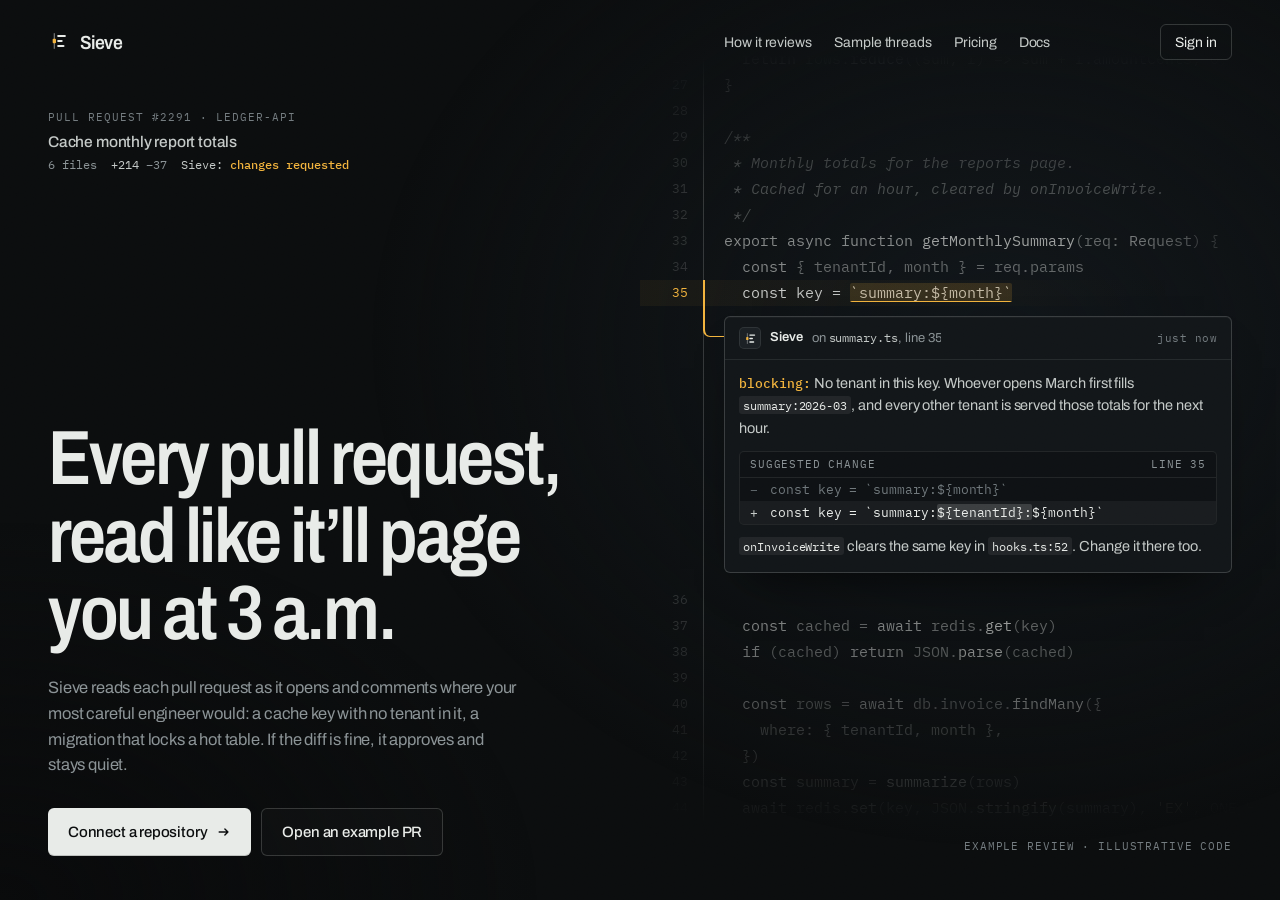
<file: examples/dark-code-review-hero.html>
<!DOCTYPE html>
<html lang="en">
<head>
<meta charset="utf-8">
<meta name="viewport" content="width=device-width, initial-scale=1, viewport-fit=cover">
<title>Sieve — code review that reads every pull request</title>
<meta name="description" content="Sieve reads each pull request as it opens and leaves the comments your most careful senior engineer would.">
<meta name="theme-color" content="#0b0d0e">
<link rel="icon" href="data:image/svg+xml,%3Csvg xmlns='http://www.w3.org/2000/svg' viewBox='0 0 24 24'%3E%3Crect width='24' height='24' rx='5' fill='%230b0d0e'/%3E%3Crect x='6.2' y='3.5' width='1.4' height='17' fill='%23e8ebe8' opacity='.45'/%3E%3Crect x='10' y='5.4' width='9.5' height='2.2' rx='1.1' fill='%23e8ebe8'/%3E%3Crect x='10' y='10.9' width='6' height='2.2' rx='1.1' fill='%23e8ebe8'/%3E%3Crect x='10' y='16.4' width='8' height='2.2' rx='1.1' fill='%23e8ebe8'/%3E%3Crect x='5.1' y='9.6' width='3.6' height='4.8' rx='1' fill='%23f2b33d'/%3E%3C/svg%3E">
<!--
  Sieve hero · archetype B (dark monochrome tech), product-as-image.
  The media is the code itself: a borderless TypeScript file bleeding off the right edge. A reading band
  runs down the gutter, line 35 flags amber, and the file splits open so Sieve's inline comment can unfold
  in the gap, exactly where a reviewer would leave it.
  Type: Archivo (display at wdth 82 / UI at wdth 100) · IBM Plex Mono (code, comment code, micro-copy).
  Accent: amber #f2b33d = "the flag". Used only on the gutter flag, the bug highlight, the "blocking:" prefix
  and the logo's gutter tick.
  All repository names, code and PR numbers are illustrative (see notes.md).
-->
<link rel="preconnect" href="https://fonts.googleapis.com">
<link rel="preconnect" href="https://fonts.gstatic.com" crossorigin>
<link href="https://fonts.googleapis.com/css2?family=Archivo:wdth,wght@75..100,400..700&family=IBM+Plex+Mono:ital,wght@0,400;0,500;1,400&display=swap" rel="stylesheet">
<style>
/* ---- anti-flash: background first ---- */
html,body{background:#0b0d0e}

/* ==== motion-kit.css (inlined) ==== */
/* ==========================================================================
   motion-kit.css: entrance vocabulary with a visible resting state.
   Usage: <h1 class="appear appear--mask" style="--d:.42s">…</h1>
   Elements are fully visible in their normal styles; the hidden state exists only in each
   keyframe's `from`, applied during the delay by fill-mode `both`. Pair with motion-kit.js
   (MK.appear) for the `.is-in` cleanup and the failsafe.
   ========================================================================== */

:root{
  --ease-expo:cubic-bezier(.16,1,.3,1);
  --ease-draw:cubic-bezier(.62,.04,.22,1);
  --ease-wipe:cubic-bezier(.77,0,.18,1);
  --ease-settle:cubic-bezier(.25,1,.5,1);
  --ease-swift:cubic-bezier(.2,.8,.2,1);
}

.appear{
  animation-duration:var(--dur,1.05s);
  animation-fill-mode:both;
  animation-timing-function:var(--ease,var(--ease-expo));
  animation-delay:var(--d,.08s);
}
.appear--scale{animation-name:mk-in-scale}
.appear--soft{animation-name:mk-in-soft}
.appear--rise{animation-name:mk-in-rise}
.appear--pop{animation-name:mk-in-pop}
.appear--btn{animation-name:mk-in-btn}
.appear--side{animation-name:mk-in-side}
.appear--blur{animation-name:mk-in-blur;--dur:1.2s}
.appear--spin{animation-name:mk-in-spin;--dur:.9s}
.appear--media{animation-name:mk-in-media;--dur:1.6s}
.appear--wipe-x{animation-name:mk-in-wipe-x;--ease:var(--ease-wipe);--dur:.75s}
.appear--wipe-c{animation-name:mk-in-wipe-c;--ease:var(--ease-wipe);--dur:.8s}
.appear--fade{animation-name:mk-in-fade;--ease:var(--ease-settle);--dur:.6s}

/* Masked line: wrapper clips, inner span rises. Padding keeps descenders/italics unclipped. */
.mask-line{display:block;overflow:hidden;padding:.06em .15em .14em;margin:-.06em -.15em -.14em}
.mask-line>.appear--mask{display:inline-block;animation-name:mk-in-mask}

/* Keyframes use the individual transform properties (translate/scale/rotate) so they compose with
   any transform the element already has (e.g. translateX(-50%) centring) instead of replacing it. */
@keyframes mk-in-scale{from{opacity:0;scale:.84}}
@keyframes mk-in-soft{from{opacity:0;translate:0 14px}}
@keyframes mk-in-rise{from{opacity:0;translate:0 20px}}
@keyframes mk-in-pop{0%{opacity:0;scale:.9}70%{opacity:1;scale:1.03}100%{scale:1}}
@keyframes mk-in-btn{from{opacity:0;translate:0 18px;scale:.94}}
@keyframes mk-in-side{from{opacity:0;translate:22px 0}}
@keyframes mk-in-mask{from{opacity:0;translate:0 110%}}
@keyframes mk-in-blur{from{opacity:.35;filter:blur(4px)}}
@keyframes mk-in-spin{0%{scale:.2;rotate:-50deg}65%{scale:1.2;rotate:8deg}100%{scale:1;rotate:0deg}}
@keyframes mk-in-media{from{opacity:0;scale:1.06;filter:blur(6px)}}
@keyframes mk-in-wipe-x{from{clip-path:inset(0 100% 0 0)}}
@keyframes mk-in-wipe-c{from{clip-path:inset(0 50% 0 50%)}}
@keyframes mk-in-fade{from{opacity:0}}

/* Finished: drop the animation. The element's own styles are the end state, so nothing else is forced
   (forcing transform:none here would wipe transforms the element legitimately has). */
.is-in{animation:none!important}

/* Reveal-on-scroll: hidden ONLY when JS has opted in (html.mk-reveal), so content shows without JS. */
.mk-reveal [data-reveal]:not(.is-revealed){opacity:0;translate:0 24px}
.mk-reveal [data-reveal]{transition:opacity .9s var(--ease-expo),translate .9s var(--ease-expo);transition-delay:var(--d,0s)}

/* WAAPI intro: initial states exist only while html.mk-intro is present (set in <head>). */
.mk-intro [data-mk="mask"]>*{translate:0 105%}
.mk-intro [data-mk="mask"]{overflow:hidden}
.mk-intro [data-mk="wipe-x"]{clip-path:inset(0 100% 0 0)}
.mk-intro [data-mk="wipe-c"]{clip-path:inset(0 50% 0 50%)}
.mk-intro [data-mk="fade"]{opacity:0}
.mk-intro [data-mk="draw"] path{stroke-dasharray:0 100000}

/* Grain overlay */
.mk-grain{position:fixed;inset:-50%;z-index:100;pointer-events:none;opacity:var(--grain,.08);mix-blend-mode:overlay;
  background-image:url("data:image/svg+xml,%3Csvg xmlns='http://www.w3.org/2000/svg' width='160' height='160'%3E%3Cfilter id='n'%3E%3CfeTurbulence type='fractalNoise' baseFrequency='.9' numOctaves='3' stitchTiles='stitch'/%3E%3C/filter%3E%3Crect width='100%25' height='100%25' filter='url(%23n)'/%3E%3C/svg%3E")}

.sr-only{position:absolute;width:1px;height:1px;overflow:hidden;clip:rect(0 0 0 0);white-space:nowrap}

@media (prefers-reduced-motion:reduce){
  *,*::before,*::after{animation:none!important;transition:none!important}
  .mk-reveal [data-reveal]{opacity:1;translate:none}
}

/* ==== TOKENS (reference 1440 × 900) ==== */
:root{
  --bg:#0b0d0e; --bg-2:#121619; --bg-3:#0e1114;
  --ink:#e8ebe8; --ink-2:#c4c9c7; --muted:#8a9295; --dim:#737b7f; --faint:#5b6367; --num:rgba(232,235,232,.24);
  --line:rgba(232,235,232,.09); --line-2:rgba(232,235,232,.18);
  --flag:#f2b33d; --flag-soft:rgba(242,179,61,.15); --flag-row:rgba(242,179,61,.055);
  --sans:"Archivo",system-ui,-apple-system,"Segoe UI",sans-serif;
  --mono:"IBM Plex Mono",ui-monospace,SFMono-Regular,Menlo,Consolas,monospace;

  --h1:clamp(44px,6vw,112px); --lede:16.5px; --lede-max:470px; --nav:14px; --btn:15px; --btn-h:48px; --micro:11px;
  --pad-x:48px; --pad-y:22px; --pad-b:44px; --col-gap:40px; --stage-x:50vw;
  --code:15px; --lh:26px; --gutter:64px; --code-pad:20px; --comment-w:560px; --c-text:14.5px; --c-code:12.5px;
  --split-y:34%; --before:12; --code-dim:.64;
  --r:6px;
}

/* ---- base ---- */
*,*::before,*::after{box-sizing:border-box;margin:0;padding:0}
html,body{color:var(--ink)}
body{font-family:var(--sans);-webkit-font-smoothing:antialiased;-moz-osx-font-smoothing:grayscale;text-rendering:optimizeLegibility;overflow-x:hidden}
a{color:inherit;text-decoration:none} button{font:inherit;color:inherit;background:none;border:0;cursor:pointer}
:focus-visible{outline:2px solid var(--ink);outline-offset:3px;border-radius:4px}

/* ---- layer stack: bg → media (desk-lamp falloff) → page (code stage, copy) → grain ---- */
.media{position:fixed;inset:0;z-index:0;pointer-events:none;
  background:radial-gradient(70% 80% at 78% 38%,#11161a 0%,rgba(17,22,26,0) 70%),radial-gradient(60% 60% at 0% 100%,#090a0b 0%,rgba(9,10,11,0) 70%)}

.page{position:relative;z-index:1;display:grid;grid-template-rows:auto minmax(0,1fr);min-height:100vh;min-height:100dvh}
/* hero grid (desktop): left column holds PR meta (top) and headline + lede + actions (bottom); the stage is absolute on the right */
.hero{grid-row:2;display:grid;grid-template-columns:var(--stage-x) minmax(0,1fr);grid-template-rows:auto minmax(0,1fr) auto auto;min-height:0}

/* ---- header: logo | nav aligned to the code column | sign in ---- */
.header{grid-row:1;position:relative;z-index:50;display:grid;grid-template-columns:calc(var(--stage-x) - var(--pad-x)) minmax(0,1fr) auto;
  align-items:center;padding:var(--pad-y) var(--pad-x) 0;padding-top:max(var(--pad-y),env(safe-area-inset-top))}
.logo{justify-self:start;display:inline-flex;align-items:center;gap:10px;height:40px;font-size:19px;font-weight:600;font-stretch:90%;letter-spacing:-.03em}
.logo svg{width:22px;height:22px;flex:none;translate:0 -1px}   /* optical: the mark sits low next to the x-height */
.nav{display:flex;align-items:center;gap:2px;padding-left:calc(var(--gutter) + var(--code-pad) - 10px)}
.nav a{display:inline-flex;align-items:center;height:36px;padding:0 10px;font-size:var(--nav);letter-spacing:-.005em;color:var(--ink-2);
  background:linear-gradient(currentColor,currentColor) 10px calc(100% - 7px)/0 1px no-repeat;
  transition:color .25s var(--ease-swift),background-size .35s var(--ease-swift)}
.nav a:hover{color:var(--ink);background-size:calc(100% - 20px) 1px}
.nav .m-only{display:none}
.signin{justify-self:end;display:inline-flex;align-items:center;height:36px;padding:0 14px;border:1px solid var(--line-2);border-radius:var(--r);
  font-size:var(--nav);color:var(--ink);transition:border-color .25s var(--ease-swift),background-color .25s var(--ease-swift)}
.signin:hover{border-color:rgba(232,235,232,.42);background:rgba(232,235,232,.05)}
.burger{display:none}

/* ---- the pull request this page is reviewing: corner copy with real information ---- */
.pr{grid-area:1/1/2/2;padding:clamp(22px,5.2vh,56px) var(--col-gap) 0 var(--pad-x);font:400 var(--pr-m,12px)/1.5 var(--mono);color:var(--muted)}
.pr .mask-line{width:max-content;max-width:100%}
.pr-k{font-size:var(--micro);letter-spacing:.09em;text-transform:uppercase;color:var(--dim)}
.pr-t{margin:6px 0 4px;font:500 var(--pr-t,15.5px)/1.3 var(--sans);letter-spacing:-.012em;color:var(--ink-2)}
.pr-m{display:flex;flex-wrap:wrap;gap:4px 14px}
.pr-m .add{color:var(--ink-2)}
.pr-m .st{color:var(--ink-2)}
.pr-m .st b{font-weight:500;color:var(--flag)}

/* ---- copy: bottom-left, never over the code ---- */
.title{grid-area:3/1/4/2;position:relative;z-index:3;min-width:0;padding:0 var(--col-gap) 0 var(--pad-x)}
.lead{grid-area:4/1/5/2;position:relative;z-index:3;min-width:0;padding:0 var(--col-gap) var(--pad-b) var(--pad-x);
  padding-bottom:max(var(--pad-b),env(safe-area-inset-bottom))}
h1{font-size:var(--h1);font-weight:600;font-stretch:82%;letter-spacing:-.032em;line-height:.95;color:var(--ink)}
h1 .mask-line>span{white-space:nowrap}
.lede{max-width:var(--lede-max);margin-top:24px;font-size:var(--lede);line-height:1.56;letter-spacing:-.01em;color:var(--muted)}
.actions{display:flex;flex-wrap:wrap;gap:10px;margin-top:30px}

/* buttons: paper solid with a shine sweep + hairline ghost. Radius 6 (tech system). No glass, no chrome. */
.btn{position:relative;isolation:isolate;overflow:hidden;display:inline-flex;align-items:center;justify-content:center;gap:10px;height:var(--btn-h);padding:0 20px;
  border-radius:var(--r);font-size:var(--btn);font-weight:500;letter-spacing:-.012em;line-height:1;white-space:nowrap;
  transition:background-color .3s var(--ease-swift),border-color .3s var(--ease-swift),color .3s var(--ease-swift)}
.btn .lbl{padding-top:1px}
.btn-solid{background:var(--ink);color:var(--bg);box-shadow:inset 0 -1px 0 rgba(0,0,0,.18)}
.btn-solid::after{content:"";position:absolute;inset:0;z-index:-1;translate:-130% 0;transition:translate .65s var(--ease-swift);
  background:linear-gradient(115deg,transparent 25%,rgba(255,255,255,.9) 50%,transparent 75%)}
.btn-solid:hover{background:#f6f7f4}
.btn-solid:hover::after{translate:130% 0}
.btn svg{width:14px;height:14px;flex:none;transition:translate .3s var(--ease-swift)}
.btn-solid:hover svg{translate:3px 0}
.btn-ghost{color:var(--ink);border:1px solid var(--line-2);background:rgba(232,235,232,.02)}
.btn-ghost:hover{border-color:rgba(232,235,232,.45);background:rgba(232,235,232,.06)}

/* ---- the stage: the code file is the hero image ---- */
.stage{position:absolute;top:0;bottom:0;left:var(--stage-x);right:0;z-index:1;overflow:hidden;
  -webkit-mask-image:linear-gradient(180deg,transparent 0,transparent 6%,#000 21%,#000 68%,transparent 92%);
  mask-image:linear-gradient(180deg,transparent 0,transparent 6%,#000 21%,#000 68%,transparent 92%)}
/* the gutter rule: the page's margin line */
.stage::before{content:"";position:absolute;top:0;bottom:0;left:calc(var(--gutter) - 1px);width:1px;background:var(--line-2);z-index:0}
.code{position:absolute;left:0;right:0;top:calc(var(--split-y) - var(--before) * var(--lh));font:400 var(--code)/var(--lh) var(--mono);font-variant-ligatures:none}

.ln{position:relative;display:grid;grid-template-columns:var(--gutter) minmax(0,1fr);height:var(--lh);white-space:pre;
  opacity:calc(var(--code-dim) + var(--lit,0) * (1 - var(--code-dim)));transition:opacity .45s var(--ease-settle);
  /* lines bleed off the right edge; the fade lives on the lines so the comment is never faded */
  -webkit-mask-image:linear-gradient(90deg,#000 calc(100% - var(--fade-r,150px)),transparent);mask-image:linear-gradient(90deg,#000 calc(100% - var(--fade-r,150px)),transparent)}
.ln .n{padding-right:16px;text-align:right;color:var(--num);font-size:.86em;font-variant-numeric:tabular-nums}
.ln .t{padding-left:var(--code-pad);color:rgba(232,235,232,.6)}
.ln i{font-style:normal}
.ln .k{color:rgba(232,235,232,.84)}
.ln .f{color:#eef0ec}
.ln .y{color:rgba(232,235,232,.74)}
.ln .s{color:rgba(229,219,196,.82)}
.ln .m{color:rgba(229,219,196,.82)}
.ln .c{color:rgba(232,235,232,.42);font-style:italic}

/* flagged line */
.ln .n,.ln .t{position:relative}
.ln.flag{--code-dim:1}
.ln.flag::before{content:"";position:absolute;inset:0;background:linear-gradient(90deg,var(--flag-row),rgba(242,179,61,0) 85%);transform-origin:0 50%}
.ln.flag .n{color:var(--flag);animation:none}
.ln.flag .t{color:rgba(232,235,232,.8)}
.ln.flag::after{content:"";position:absolute;left:calc(var(--gutter) - 1px);top:0;bottom:0;width:2px;background:var(--flag);z-index:1}
.bug{border-radius:2px;
  background:linear-gradient(var(--flag),var(--flag)) 0 100%/100% 1px no-repeat,linear-gradient(var(--flag-soft),var(--flag-soft)) 0 0/100% 100% no-repeat}

/* thread row: the comment lives inside the code, between line 35 and 36 */
.thread{position:relative;padding:10px var(--pad-x) 14px calc(var(--gutter) + var(--code-pad))}
.thread::before{content:"";position:absolute;left:calc(var(--gutter) - 1px);top:0;width:calc(var(--code-pad) + 1px);height:31px;
  border-left:2px solid var(--flag);border-bottom:1px solid var(--flag);border-bottom-left-radius:7px;z-index:1}
.comment{position:relative;max-width:var(--comment-w);background:var(--bg-2);border:1px solid var(--line-2);border-radius:var(--r);
  font:400 var(--c-text)/1.55 var(--sans);letter-spacing:-.004em;color:var(--ink-2);
  box-shadow:0 1px 0 rgba(255,255,255,.03) inset,0 24px 48px -28px rgba(0,0,0,.9)}
.c-head{display:flex;align-items:center;gap:9px;padding:10px 14px;border-bottom:1px solid var(--line);font-size:calc(var(--c-text) - 1.5px);line-height:1.2;white-space:nowrap}
.c-av{display:grid;place-items:center;width:22px;height:22px;border-radius:5px;background:#1b2024;border:1px solid var(--line);flex:none}
.c-av svg{width:15px;height:15px}
.c-who{font-weight:600;color:var(--ink)}
.c-where{min-width:0;overflow:hidden;text-overflow:ellipsis;color:var(--muted)}
.c-where code{font:400 .92em var(--mono);color:var(--ink-2)}
.c-body code{white-space:nowrap}
.c-when{margin-left:auto;font:400 11px var(--mono);letter-spacing:.04em;color:var(--dim)}
.c-body{padding:12px 14px 14px}
.c-body p+p,.c-body .sugg+p{margin-top:10px}
.c-body code{font:400 .86em var(--mono);padding:1px 4px;border-radius:3px;background:rgba(232,235,232,.07);color:var(--ink)}
.prefix{font:500 .88em var(--mono);color:var(--flag);margin-right:.3em}
.sugg{margin-top:12px;border:1px solid var(--line);border-radius:5px;overflow:hidden;background:var(--bg-3)}
.sugg-h{display:flex;justify-content:space-between;gap:12px;padding:7px 10px;border-bottom:1px solid var(--line);
  font:400 calc(var(--c-code) - 2px)/1 var(--mono);letter-spacing:.08em;text-transform:uppercase;color:var(--muted)}
.dl{display:grid;grid-template-columns:20px minmax(0,1fr);padding:0 10px;font:400 var(--c-code)/1.85 var(--mono);white-space:pre;font-variant-ligatures:none}
.dl .mk{color:var(--faint)}
.dl.del{color:#6f777b}
.dl.add{color:var(--ink);background:rgba(232,235,232,.05)}
.dl.add .mk{color:var(--ink-2)}
.dl mark{background:rgba(232,235,232,.16);color:inherit;border-radius:2px}

/* caption: what the stage is (honest label) */
.caption{position:absolute;right:var(--pad-x);bottom:calc(var(--pad-b) + 2px);z-index:3;font:400 var(--micro)/1.4 var(--mono);letter-spacing:.08em;text-transform:uppercase;color:var(--dim)}

/* ==== custom entrances (same easing family as the kit; explicit end states so clip-path interpolates) ==== */
.ln.appear{animation-name:sv-line;--dur:.85s;--d:calc(.18s + var(--i,0) * .028s)}
.after .ln.appear{--d:calc(.5s + var(--i,0) * .028s)}
@keyframes sv-line{from{clip-path:inset(0 100% 0 0)}to{clip-path:inset(0 0 0 0)}}
/* the reading band: runs from the first line down to the flagged line, then hands over to the flag */
.scan{position:absolute;left:0;right:0;top:0;height:var(--lh);pointer-events:none;opacity:0;z-index:2;
  background:linear-gradient(90deg,transparent 0,transparent calc(var(--gutter) - 1px),rgba(232,235,232,.75) calc(var(--gutter) - 1px),rgba(232,235,232,.75) calc(var(--gutter) + 1px),rgba(232,235,232,.07) calc(var(--gutter) + 1px),transparent 75%);
  animation:sv-scan .62s var(--ease-draw) .92s both}
@keyframes sv-scan{0%{opacity:0;translate:0 0}12%{opacity:1}82%{opacity:1;translate:0 calc((var(--before) - 1) * var(--lh))}100%{opacity:0;translate:0 calc((var(--before) - 1) * var(--lh))}}
.ln.flag::after{animation:sv-bar .5s var(--ease-expo) 1.42s both;transform-origin:50% 50%}
@keyframes sv-bar{from{scale:1 0}}
.ln.flag::before{animation:sv-row .7s var(--ease-settle) 1.42s both}
@keyframes sv-row{from{scale:0 1}}
.ln.flag .n{animation:sv-num .5s var(--ease-settle) 1.42s both}
@keyframes sv-num{from{color:var(--num)}}
.bug.appear{animation-name:sv-mark;--d:1.5s;--dur:.6s;--ease:var(--ease-wipe)}
@keyframes sv-mark{from{background-size:0 1px,0 100%}}
/* the split: everything after line 35 starts closed up against it, then slides down while the comment unfolds */
.thread::before{animation:sv-conn .55s var(--ease-wipe) 1.58s both}
@keyframes sv-conn{from{clip-path:inset(0 0 100% 0)}to{clip-path:inset(0 0 0 0)}}
.after.appear{animation-name:sv-close;--d:1.6s;--dur:1s;--ease:var(--ease-wipe)}
@keyframes sv-close{from{translate:0 calc(-1 * var(--split-h,236px))}}
.comment.appear{animation-name:sv-unfold;--d:1.6s;--dur:1s;--ease:var(--ease-wipe)}
@keyframes sv-unfold{from{clip-path:inset(0 0 100% 0 round 6px)}to{clip-path:inset(0 0 0 0 round 6px)}}

/* ambient: a slow read wave through the gutter numbers (media layer only) */
@keyframes sv-read{0%,100%{color:var(--num)}3%{color:rgba(232,235,232,.78)}10%{color:var(--num)}}
.reading .ln:not(.flag) .n{animation:sv-read 7.5s linear calc(3.4s + var(--i,0) * .085s) infinite}

/* ---- breakpoints: tokens only ---- */
@media (min-width:1600px){:root{--lede:18px;--lede-max:520px;--nav:15px;--btn:16px;--btn-h:52px;--micro:12px;--pad-x:64px;--pad-b:56px;--col-gap:56px;
  --code:16px;--lh:28px;--gutter:72px;--code-pad:22px;--comment-w:620px;--c-text:15.5px;--c-code:13.5px}}
@media (min-width:1800px){:root{--lede:19.5px;--lede-max:580px;--btn-h:56px;--btn:17px;--nav:16px;--micro:12.5px;--pad-x:80px;--pad-b:64px;--col-gap:64px;
  --code:18px;--lh:32px;--gutter:84px;--code-pad:26px;--comment-w:720px;--c-text:17.5px;--c-code:15px;--pr-t:18px;--pr-m:13.5px;--fade-r:220px}}
@media (min-width:901px) and (max-width:1279px){:root{--h1:clamp(40px,6vw,76px);--lede:15px;--lede-max:410px;--nav:13px;--btn:14px;--btn-h:44px;
  --pad-x:28px;--pad-b:32px;--col-gap:28px;--code:13px;--lh:22px;--gutter:50px;--code-pad:16px;--comment-w:450px;--c-text:13.5px;--c-code:11.5px}
  .c-when{display:none}}
@media (min-width:901px) and (max-height:820px){:root{--split-y:31%;--pad-b:34px;--lede:15.5px}
  .lede{margin-top:20px}.actions{margin-top:24px}}
@media (min-width:1280px) and (max-height:820px){:root{--code:14px;--lh:24px;--c-text:14px;--c-code:12px}}
@media (min-width:901px) and (max-height:720px){:root{--h1:clamp(40px,5.2vw,68px);--lede:14.5px;--btn-h:44px;--btn:14px;--pad-y:16px;--pad-b:28px;--split-y:30%;
  --code:13px;--lh:22px;--c-text:13.5px;--c-code:11.5px}
  .c-body{padding:10px 13px 12px}.sugg{margin-top:10px}.dl{line-height:1.75}.pr-t{font-size:14.5px}}
@media (min-width:901px) and (max-height:620px){.pr{display:none}:root{--h1:40px;--split-y:24%}}

/* one-screen lock on desktop only */
@media (min-width:901px){html,body{height:100%;overflow:hidden}.page{height:100vh;height:100dvh;overflow:hidden}}

/* desktop: the reading ruler follows the pointer */
@media (hover:hover) and (pointer:fine){.stage{cursor:default}}

@media (max-width:900px){
  :root{--h1:clamp(34px,9.5vw,64px);--lede:16px;--lede-max:560px;--pad-x:16px;--pad-y:12px;--pad-b:28px;--btn:15px;--btn-h:50px;
    --code:12px;--lh:20px;--gutter:36px;--code-pad:12px;--c-text:14px;--c-code:10.75px;--code-dim:.8;--show-before:3;--show-after:3;--fade-r:72px}
  .page,.hero{display:flex;flex-direction:column}
  .header{grid-template-columns:1fr auto;gap:8px;padding-bottom:6px}
  .signin{display:none}
  .burger{display:grid;place-content:center;gap:5px;width:44px;height:44px;border-radius:var(--r);border:1px solid var(--line-2);background:rgba(11,13,14,.6);position:relative;z-index:80}
  .burger i{display:block;width:16px;height:1.5px;background:var(--ink);border-radius:1px;transition:transform .25s var(--ease-swift),opacity .2s}
  .menu-open .burger i:nth-child(1){transform:translateY(6.5px) rotate(45deg)}
  .menu-open .burger i:nth-child(2){opacity:0}
  .menu-open .burger i:nth-child(3){transform:translateY(-6.5px) rotate(-45deg)}
  /* full-screen menu; justify/align-self:stretch undo the desktop grid placement */
  .nav{position:fixed;inset:0;z-index:45;justify-self:stretch;align-self:stretch;flex-direction:column;justify-content:center;gap:4px;
    padding:max(96px,calc(env(safe-area-inset-top) + 88px)) 22px max(32px,env(safe-area-inset-bottom));
    background:rgba(11,13,14,.86);-webkit-backdrop-filter:blur(22px);backdrop-filter:blur(22px);
    opacity:0;visibility:hidden;transition:opacity .28s var(--ease-settle),visibility .28s}
  .menu-open .nav{opacity:1;visibility:visible}
  .nav a{width:100%;height:58px;justify-content:center;padding:0;font-size:26px;font-weight:600;font-stretch:82%;letter-spacing:-.025em;color:var(--ink);background:none;border-radius:8px}
  .nav .m-only{font-size:17px;font-weight:500;font-stretch:100%;letter-spacing:-.01em;height:52px}
  .nav a:hover{background:rgba(232,235,232,.06)}
  .nav .m-only{display:inline-flex;margin-top:14px;border:1px solid var(--line-2)}
  .logo{position:relative;z-index:80}
  body.menu-open{overflow:hidden}
  html{overflow-x:clip}

  /* phone order: headline → the PR and its review (the proof) → lede + actions */
  .title{order:1;padding:20px var(--pad-x) 0}
  .pr{order:2;padding:24px var(--pad-x) 4px}
  .pr-t{font-size:15px}
  .stage{order:3;position:relative;inset:auto;margin-top:2px;
    -webkit-mask-image:linear-gradient(180deg,transparent 0,#000 16%,#000 76%,transparent 100%);
    mask-image:linear-gradient(180deg,transparent 0,#000 16%,#000 76%,transparent 100%)}
  .code{position:relative;top:auto;margin-top:calc(-1 * (var(--before) - var(--show-before)) * var(--lh))}
  .ln .n{padding-right:9px}
  .after{max-height:calc(var(--show-after) * var(--lh));overflow:hidden}
  .thread{padding:10px var(--pad-x) 12px calc(var(--gutter) + 8px)}
  .thread::before{width:9px;height:30px}
  .c-head{padding:10px 12px}
  .c-body{padding:11px 12px 13px}
  .sugg{margin:12px -12px 0;border-left:0;border-right:0;border-radius:0}
  .dl{grid-template-columns:15px minmax(0,1fr);padding:0 11px}
  .dl>span:last-child{white-space:pre-wrap;overflow-wrap:anywhere}   /* soft-wrap like a narrow diff view instead of clipping */
  h1 .mask-line>span{white-space:normal}
  .c-when{display:none}
  .lead{order:4;padding:14px var(--pad-x) 0}
  .lede{margin-top:0}
  .actions{margin-top:26px}
  .caption{order:5;position:static;padding:26px var(--pad-x) 0;padding-bottom:max(28px,env(safe-area-inset-bottom))}
}
@media (max-width:560px){
  .actions{flex-direction:column}
  .actions .btn{width:100%}
  .actions .appear--side{animation-name:mk-in-btn}   /* stacked full-width: rise instead of sliding in from the side */
}
@media (max-width:900px) and (min-width:561px){:root{--code:13px;--lh:22px;--gutter:48px;--code-pad:16px}.comment{max-width:560px}}
@media (prefers-reduced-motion:reduce){.scan{display:none}.ln{transition:none}}
</style>
</head>
<body>
<div class="mk-grain" aria-hidden="true" style="--grain:.06"></div>
<!-- MEDIA: no image or video. The hero image is the code file in .stage; this layer is only the lamp falloff. -->
<div class="media" aria-hidden="true"></div>

<div class="page">
  <header class="header">
    <a class="logo appear appear--scale" href="#top" style="--d:.08s" aria-label="Sieve home">
      <svg viewBox="0 0 24 24" aria-hidden="true">
        <rect x="6.2" y="3.5" width="1.4" height="17" fill="currentColor" opacity=".45"/>
        <rect x="10" y="5.4" width="9.5" height="2.2" rx="1.1" fill="currentColor"/>
        <rect x="10" y="10.9" width="6" height="2.2" rx="1.1" fill="currentColor"/>
        <rect x="10" y="16.4" width="8" height="2.2" rx="1.1" fill="currentColor"/>
        <rect x="5.1" y="9.6" width="3.6" height="4.8" rx="1" fill="#f2b33d"/>
      </svg>Sieve
    </a>
    <nav class="nav" id="site-nav" aria-label="Primary">
      <a class="appear appear--scale" href="#how" style="--d:.16s">How it reviews</a>
      <a class="appear appear--soft" href="#threads" style="--d:.24s">Sample threads</a>
      <a class="appear appear--scale" href="#pricing" style="--d:.32s">Pricing</a>
      <a class="appear appear--soft" href="#docs" style="--d:.40s">Docs</a>
      <a class="m-only" href="#signin">Sign in</a>
    </nav>
    <a class="signin appear appear--scale" href="#signin" style="--d:.36s">Sign in</a>
    <button class="burger appear appear--scale" style="--d:.30s" aria-controls="site-nav" aria-expanded="false" aria-label="Open menu"><i></i><i></i><i></i></button>
  </header>

  <main class="hero" id="top">
    <h1 class="title">
      <span class="mask-line"><span class="appear appear--mask" style="--d:.42s">Every pull request,</span></span>
      <span class="mask-line"><span class="appear appear--mask" style="--d:.54s">read like it’ll page</span></span>
      <span class="mask-line"><span class="appear appear--mask" style="--d:.66s">you at 3&nbsp;a.m.</span></span>
    </h1>
    <div class="lead">
      <p class="lede appear appear--soft" style="--d:.84s;--dur:1.25s">Sieve reads each pull request as it opens and comments where your most careful engineer would: a cache key with no tenant in it, a migration that locks a hot table. If the diff is fine, it approves and stays quiet.</p>
      <div class="actions">
        <a class="btn btn-solid appear appear--btn" href="#connect" style="--d:.98s"><span class="lbl">Connect a repository</span>
          <svg viewBox="0 0 16 16" fill="none" stroke="currentColor" stroke-width="1.6" stroke-linecap="round" stroke-linejoin="round" aria-hidden="true"><path d="M2.5 8h10M9 4.5 12.5 8 9 11.5"/></svg></a>
        <a class="btn btn-ghost appear appear--side" href="#example" style="--d:1.10s"><span class="lbl">Open an example PR</span></a>
      </div>
    </div>

    <!-- The pull request on the stage. Illustrative: repository, number and counts are not real data. -->
    <div class="pr">
      <p class="pr-k"><span class="mask-line"><span class="appear appear--mask" style="--d:.30s">Pull request #2291 · ledger-api</span></span></p>
      <p class="pr-t"><span class="mask-line"><span class="appear appear--mask" style="--d:.38s">Cache monthly report totals</span></span></p>
      <p class="pr-m appear appear--soft" style="--d:.48s"><span>6 files</span><span><span class="add">+214</span> −37</span><span class="st">Sieve: <b>changes requested</b></span></p>
    </div>

    <!-- STAGE: the hero image. Code lines are decorative (aria-hidden); the review comment is real content. -->
    <div class="stage" id="stage">
      <div class="code" id="code">
        <span class="scan" aria-hidden="true"></span>
        <div class="before" aria-hidden="true">
          <div class="ln appear" style="--i:0"><span class="n">24</span><span class="t"><i class="k">export async function</i> <i class="f">invoiceTotal</i>(tenantId: <i class="y">string</i>, month: <i class="y">string</i>) {</span></div>
          <div class="ln appear" style="--i:1"><span class="n">25</span><span class="t">  <i class="k">const</i> rows = <i class="k">await</i> db.invoice.<i class="f">findMany</i>({ where: { tenantId, month } })</span></div>
          <div class="ln appear" style="--i:2"><span class="n">26</span><span class="t">  <i class="k">return</i> rows.<i class="f">reduce</i>((sum, r) =&gt; sum + r.amountCents, <i class="m">0</i>)</span></div>
          <div class="ln appear" style="--i:3"><span class="n">27</span><span class="t">}</span></div>
          <div class="ln appear" style="--i:4"><span class="n">28</span><span class="t"></span></div>
          <div class="ln appear" style="--i:5"><span class="n">29</span><span class="t"><i class="c">/**</i></span></div>
          <div class="ln appear" style="--i:6"><span class="n">30</span><span class="t"><i class="c"> * Monthly totals for the reports page.</i></span></div>
          <div class="ln appear" style="--i:7"><span class="n">31</span><span class="t"><i class="c"> * Cached for an hour, cleared by onInvoiceWrite.</i></span></div>
          <div class="ln appear" style="--i:8"><span class="n">32</span><span class="t"><i class="c"> */</i></span></div>
          <div class="ln appear" style="--i:9"><span class="n">33</span><span class="t"><i class="k">export async function</i> <i class="f">getMonthlySummary</i>(req: <i class="y">Request</i>) {</span></div>
          <div class="ln appear" style="--i:10"><span class="n">34</span><span class="t">  <i class="k">const</i> { tenantId, month } = req.params</span></div>
          <div class="ln flag appear" style="--i:11"><span class="n">35</span><span class="t">  <i class="k">const</i> key = <span class="bug appear"><i class="s">`summary:${month}`</i></span></span></div>
        </div>

        <div class="thread" id="thread">
          <article class="comment appear" aria-label="Example review comment from Sieve on line 35 of src/reports/summary.ts">
            <header class="c-head appear appear--fade" style="--d:1.9s">
              <span class="c-av" aria-hidden="true"><svg viewBox="0 0 24 24"><rect x="6.2" y="3.5" width="1.4" height="17" fill="#e8ebe8" opacity=".45"/><rect x="10" y="5.4" width="9.5" height="2.2" rx="1.1" fill="#e8ebe8"/><rect x="10" y="10.9" width="6" height="2.2" rx="1.1" fill="#e8ebe8"/><rect x="10" y="16.4" width="8" height="2.2" rx="1.1" fill="#e8ebe8"/><rect x="5.1" y="9.6" width="3.6" height="4.8" rx="1" fill="#f2b33d"/></svg></span>
              <span class="c-who">Sieve</span>
              <span class="c-where">on <code>summary.ts</code>, line 35</span>
              <span class="c-when">just now</span>
            </header>
            <div class="c-body">
              <p class="appear appear--soft" style="--d:1.98s"><span class="prefix">blocking:</span>No tenant in this key. Whoever opens March first fills <code>summary:2026-03</code>, and every other tenant is served those totals for the next hour.</p>
              <div class="sugg appear appear--soft" style="--d:2.08s">
                <div class="sugg-h"><span>Suggested change</span><span>Line 35</span></div>
                <div class="dl del appear appear--wipe-x" style="--d:2.2s"><span class="mk" aria-label="removed">−</span><span>const key = `summary:${month}`</span></div>
                <div class="dl add appear appear--wipe-x" style="--d:2.3s"><span class="mk" aria-label="added">+</span><span>const key = `summary:<mark>${tenantId}:</mark>${month}`</span></div>
              </div>
              <p class="appear appear--soft" style="--d:2.4s"><code>onInvoiceWrite</code> clears the same key in <code>hooks.ts:52</code>. Change it there too.</p>
            </div>
          </article>
        </div>

        <div class="after appear" id="after" aria-hidden="true">
          <div class="ln appear" style="--i:0"><span class="n">36</span><span class="t"></span></div>
          <div class="ln appear" style="--i:1"><span class="n">37</span><span class="t">  <i class="k">const</i> cached = <i class="k">await</i> redis.<i class="f">get</i>(key)</span></div>
          <div class="ln appear" style="--i:2"><span class="n">38</span><span class="t">  <i class="k">if</i> (cached) <i class="k">return</i> JSON.<i class="f">parse</i>(cached)</span></div>
          <div class="ln appear" style="--i:3"><span class="n">39</span><span class="t"></span></div>
          <div class="ln appear" style="--i:4"><span class="n">40</span><span class="t">  <i class="k">const</i> rows = <i class="k">await</i> db.invoice.<i class="f">findMany</i>({</span></div>
          <div class="ln appear" style="--i:5"><span class="n">41</span><span class="t">    where: { tenantId, month },</span></div>
          <div class="ln appear" style="--i:6"><span class="n">42</span><span class="t">  })</span></div>
          <div class="ln appear" style="--i:7"><span class="n">43</span><span class="t">  <i class="k">const</i> summary = <i class="f">summarize</i>(rows)</span></div>
          <div class="ln appear" style="--i:8"><span class="n">44</span><span class="t">  <i class="k">await</i> redis.<i class="f">set</i>(key, JSON.<i class="f">stringify</i>(summary), <i class="s">'EX'</i>, ONE_HOUR)</span></div>
          <div class="ln appear" style="--i:9"><span class="n">45</span><span class="t">  <i class="k">return</i> summary</span></div>
          <div class="ln appear" style="--i:10"><span class="n">46</span><span class="t">}</span></div>
          <div class="ln appear" style="--i:11"><span class="n">47</span><span class="t"></span></div>
          <div class="ln appear" style="--i:12"><span class="n">48</span><span class="t"><i class="k">export async function</i> <i class="f">getYearlySummary</i>(req: <i class="y">Request</i>) {</span></div>
          <div class="ln appear" style="--i:13"><span class="n">49</span><span class="t">  <i class="k">const</i> { tenantId, year } = req.params</span></div>
          <div class="ln appear" style="--i:14"><span class="n">50</span><span class="t">  <i class="k">const</i> months = <i class="f">monthsOf</i>(year)</span></div>
        </div>
      </div>
    </div>

    <p class="caption appear appear--fade" style="--d:2.6s">Example review · illustrative code</p>
  </main>
</div>

<script>
/* ==== motion-kit.js (inlined) ==== */
/* ==========================================================================
   motion-kit.js: small, dependency-free helpers for choreographed motion.
   Exposes window.MK. Every helper respects prefers-reduced-motion and leaves the page fully
   visible if anything fails.

   Optional head snippet for WAAPI intros: hides [data-mk] targets before first paint, with a
   4 s failsafe. Put it in its own script tag inside <head>:
     (function(r){try{if(!matchMedia("(prefers-reduced-motion: reduce)").matches&&typeof r.animate==="function"){r.classList.add("mk-intro");window.__mkFailsafe=setTimeout(function(){r.classList.remove("mk-intro")},4000)}}catch(e){}})(document.documentElement);
   ========================================================================== */
(function (w, d) {
  "use strict";
  var reduced = w.matchMedia && w.matchMedia("(prefers-reduced-motion: reduce)").matches;
  var EASE = {
    expo: "cubic-bezier(.16,1,.3,1)", draw: "cubic-bezier(.62,.04,.22,1)",
    wipe: "cubic-bezier(.77,0,.18,1)", settle: "cubic-bezier(.25,1,.5,1)"
  };
  function $$(s, root) { return typeof s === "string" ? Array.prototype.slice.call((root || d).querySelectorAll(s)) : (s.length != null ? Array.prototype.slice.call(s) : [s]); }

  /* 1. CSS entrances: mark finished elements, force-finish if animations never run. */
  function appear(root) {
    var els = $$(".appear", root);
    els.forEach(function (el) {
      el.addEventListener("animationend", function (e) { if (e.target === el) el.classList.add("is-in"); });
    });
    var done = function () { els.forEach(function (el) { el.classList.add("is-in"); }); };
    if (reduced) return done();
    requestAnimationFrame(function () { requestAnimationFrame(function () {
      var running = d.getAnimations ? d.getAnimations().length : 0;
      if (!running) done();
    }); });
    // Belt and braces: whatever happens, everything is in after 4 s.
    setTimeout(done, 4000);
  }

  /* 2. WAAPI intro orchestration.
     MK.intro(function (add) { add(el, keyframes, {duration, delay, easing}); … }, {images: [img]})
     Waits for fonts + image decode (hard start at 1200 ms), plays once, then removes html.mk-intro
     and cancels every animation in the same frame so static CSS is the final state. */
  function intro(build, opts) {
    opts = opts || {};
    var root = d.documentElement;
    if (reduced || typeof root.animate !== "function") { root.classList.remove("mk-intro"); return; }
    var anims = [], started = false;
    function add(el, kf, o) { if (!el) return null; o = o || {}; o.fill = "both"; if (!o.easing) o.easing = EASE.expo; var a = el.animate(kf, o); anims.push(a); return a; }
    function play() {
      if (started) return; started = true;
      requestAnimationFrame(function () {
        try { build(add, EASE); } catch (err) { console.error(err); }
        clearTimeout(w.__mkFailsafe);
        root.classList.remove("mk-intro"); // fill:both now holds the from-states
        Promise.all(anims.map(function (a) { return a.finished; })).then(function () {
          anims.forEach(function (a) { a.cancel(); }); anims.length = 0;
        }, function () {});
      });
    }
    var waits = [d.fonts ? d.fonts.ready : 0];
    (opts.images || []).forEach(function (img) { if (img && img.decode) waits.push(img.decode().catch(function () {})); });
    Promise.all(waits).then(play, play);
    setTimeout(play, opts.hardStart || 1200);
  }

  /* 3. Masked lines: each [data-mk="mask"] wrapper's first child rises from 105%. */
  function maskLines(add, sel, o) {
    o = o || {};
    $$(sel).forEach(function (wrap, i) {
      var inner = wrap.firstElementChild || wrap;
      add(inner, [{ translate: "0 105%" }, { translate: "0 0" }],
        { duration: o.duration || 800, delay: (o.start || 0) + i * (o.step || 70), easing: EASE.expo });
    });
  }

  /* 4. Letters: split a word into spans with optional per-letter kerning (in em), rise each. */
  function letters(el, o) {
    o = o || {};
    var text = el.textContent; var kern = o.kerning || [];
    el.setAttribute("aria-label", text.trim());
    el.textContent = "";
    var spans = [];
    Array.prototype.forEach.call(text, function (ch, i) {
      var s = d.createElement("span");
      s.setAttribute("aria-hidden", "true");
      s.style.display = "inline-block";
      if (ch === " ") s.innerHTML = "&nbsp;"; else s.textContent = ch;
      if (kern[i]) s.style.marginLeft = kern[i] + "em";
      el.appendChild(s); spans.push(s);
    });
    return spans;
  }
  function riseLetters(add, spans, o) {
    o = o || {};
    spans.forEach(function (s, i) {
      add(s, [{ translate: "0 105%" }, { translate: "0 0" }],
        { duration: o.duration || 1000, delay: (o.start || 200) + i * (o.step || 38), easing: EASE.expo });
    });
  }

  /* 5. Draw SVG strokes outward from their midpoint. */
  function draw(add, paths, o) {
    o = o || {};
    $$(paths).forEach(function (p, i) {
      var L = p.getTotalLength();
      var from = o.fromMiddle === false
        ? { strokeDasharray: "0px " + L + "px", strokeDashoffset: "0px" }
        : { strokeDasharray: "0px " + L + "px", strokeDashoffset: (-L / 2) + "px" };
      add(p, [from, { strokeDasharray: L + "px " + L + "px", strokeDashoffset: "0px" }],
        { duration: o.duration || 1250, delay: (o.delays && o.delays[i] != null) ? o.delays[i] : (o.start || 100) + i * (o.step || 60), easing: EASE.draw });
    });
  }

  /* 6. Clip-path wipes. from: "left" | "center" | "bottom". */
  function wipe(add, el, o) {
    o = o || {};
    var start = { left: "inset(0 100% 0 0)", center: "inset(0 50% 0 50%)", bottom: "inset(100% 0 0 0)" }[o.from || "left"];
    $$(el).forEach(function (e, i) {
      add(e, [{ clipPath: start }, { clipPath: "inset(0 0% 0 0%)" }],
        { duration: o.duration || 750, delay: (o.delay || 0) + i * (o.step || 90), easing: EASE.wipe });
    });
  }

  /* 7. Magnet: element drifts toward the cursor inside a padding zone (fine pointers only). */
  function magnet(el, o) {
    o = o || {};
    if (reduced || !w.matchMedia("(hover: hover) and (pointer: fine)").matches) return;
    var pad = o.padding || 120, strength = o.strength || 4;
    el.style.willChange = "transform";
    w.addEventListener("mousemove", function (e) {
      var r = el.getBoundingClientRect(), cx = r.left + r.width / 2, cy = r.top + r.height / 2;
      var inside = Math.abs(e.clientX - cx) < r.width / 2 + pad && Math.abs(e.clientY - cy) < r.height / 2 + pad;
      el.style.transition = inside ? "transform .3s ease-out" : "transform .6s ease-in-out";
      el.style.transform = inside ? "translate3d(" + (e.clientX - cx) / strength + "px," + (e.clientY - cy) / strength + "px,0)" : "translate3d(0,0,0)";
    }, { passive: true });
  }

  /* 8. Reveal on scroll (opt-in hiding: CSS hides [data-reveal] only under html.mk-reveal). */
  function reveal(o) {
    o = o || {};
    var els = $$("[data-reveal]");
    if (reduced || !("IntersectionObserver" in w) || !els.length) return;
    d.documentElement.classList.add("mk-reveal");
    var io = new IntersectionObserver(function (entries) {
      entries.forEach(function (en) { if (en.isIntersecting) { en.target.classList.add("is-revealed"); io.unobserve(en.target); } });
    }, { rootMargin: o.rootMargin || "0px 0px -10% 0px", threshold: 0 });
    els.forEach(function (el) { io.observe(el); });
  }

  /* 9. Opposing rows that move with scroll. rows: [{el, dir: 1|-1}] */
  function scrollRows(section, rows, o) {
    o = o || {};
    if (reduced) return;
    var factor = o.factor || 0.3, offset = o.offset || 200, ticking = false;
    function update() {
      ticking = false;
      var top = section.getBoundingClientRect().top + w.scrollY;
      var v = (w.scrollY - top + w.innerHeight) * factor;
      rows.forEach(function (r) { r.el.style.transform = "translate3d(" + (r.dir > 0 ? v - offset : -(v - offset)) + "px,0,0)"; });
    }
    rows.forEach(function (r) { r.el.style.willChange = "transform"; });
    w.addEventListener("scroll", function () { if (!ticking) { ticking = true; requestAnimationFrame(update); } }, { passive: true });
    update();
  }

  /* 10. Character scroll reveal: opacity .2 → 1 across ['start 0.8', 'end 0.2']. */
  function charReveal(el) {
    var text = el.textContent;
    el.setAttribute("aria-label", text.trim());
    el.textContent = "";
    var chars = Array.prototype.map.call(text, function (ch) {
      var s = d.createElement("span"); s.setAttribute("aria-hidden", "true"); s.textContent = ch; el.appendChild(s); return s;
    });
    if (reduced) return;
    var n = chars.length, ticking = false;
    function update() {
      ticking = false;
      var r = el.getBoundingClientRect(), vh = w.innerHeight;
      var start = vh * 0.8, end = vh * 0.2;              // element top at 80% → element bottom at 20%
      var p = (start - r.top) / ((start - end) + r.height);
      p = Math.max(0, Math.min(1, p));
      chars.forEach(function (c, i) { var t = Math.max(0, Math.min(1, p * n - i)); c.style.opacity = (0.2 + 0.8 * t).toFixed(3); });
    }
    w.addEventListener("scroll", function () { if (!ticking) { ticking = true; requestAnimationFrame(update); } }, { passive: true });
    update();
  }

  /* 11. Mobile menu: body.menu-open toggle with aria, Escape, link click and resize close. */
  function menu(burger, nav, o) {
    o = o || {};
    var bp = o.breakpoint || 901;
    function set(open) {
      d.body.classList.toggle("menu-open", open);
      burger.setAttribute("aria-expanded", String(open));
      burger.setAttribute("aria-label", open ? "Close menu" : "Open menu");
    }
    burger.addEventListener("click", function () { set(!d.body.classList.contains("menu-open")); });
    $$("a", nav).forEach(function (a) { a.addEventListener("click", function () { set(false); }); });
    w.addEventListener("keydown", function (e) { if (e.key === "Escape") set(false); });
    var mq = w.matchMedia("(min-width: " + bp + "px)");
    (mq.addEventListener ? mq.addEventListener.bind(mq, "change") : mq.addListener.bind(mq))(function (m) { if (m.matches) set(false); });
    return set;
  }

  w.MK = { reduced: reduced, EASE: EASE, appear: appear, intro: intro, maskLines: maskLines, letters: letters,
    riseLetters: riseLetters, draw: draw, wipe: wipe, magnet: magnet, reveal: reveal, scrollRows: scrollRows,
    charReveal: charReveal, menu: menu };
})(window, document);
</script>
<script>
(function () {
  var d = document, w = window;
  var thread = d.getElementById("thread"), after = d.getElementById("after"), stage = d.getElementById("stage");

  /* 1. Measure the comment so the closed-up lines start exactly against line 35. */
  function measure() { if (thread && after) after.style.setProperty("--split-h", thread.offsetHeight + "px"); }
  measure();
  if (d.fonts && d.fonts.ready) d.fonts.ready.then(measure);
  w.addEventListener("resize", measure, { passive: true });

  /* 2. Entrances, failsafe and mobile menu from the kit. */
  MK.appear();
  MK.menu(d.querySelector(".burger"), d.getElementById("site-nav"));

  /* 3. Ambient gutter read-wave: number each line in reading order, then switch it on. */
  var lines = Array.prototype.slice.call(d.querySelectorAll(".code .ln"));
  lines.forEach(function (ln, i) { var n = ln.querySelector(".n"); if (n) n.style.setProperty("--i", i); });
  if (!MK.reduced) d.documentElement.classList.add("reading");

  /* 4. Reading ruler (fine pointers only): lines near the pointer come up to full strength. */
  if (MK.reduced || !w.matchMedia("(hover: hover) and (pointer: fine)").matches || !stage) return;
  var raf = 0, py = null;
  function paint() {
    raf = 0;
    lines.forEach(function (ln) {
      if (py === null) { ln.style.removeProperty("--lit"); return; }
      var r = ln.getBoundingClientRect(), dist = Math.abs(py - (r.top + r.height / 2)) / r.height;
      var lit = Math.max(0, 1 - dist / 2.6);
      if (lit > 0) ln.style.setProperty("--lit", lit.toFixed(3)); else ln.style.removeProperty("--lit");
    });
  }
  stage.addEventListener("pointermove", function (e) { py = e.clientY; if (!raf) raf = requestAnimationFrame(paint); }, { passive: true });
  stage.addEventListener("pointerleave", function () { py = null; if (!raf) raf = requestAnimationFrame(paint); }, { passive: true });
})();
</script>
</body>
</html>
</file>
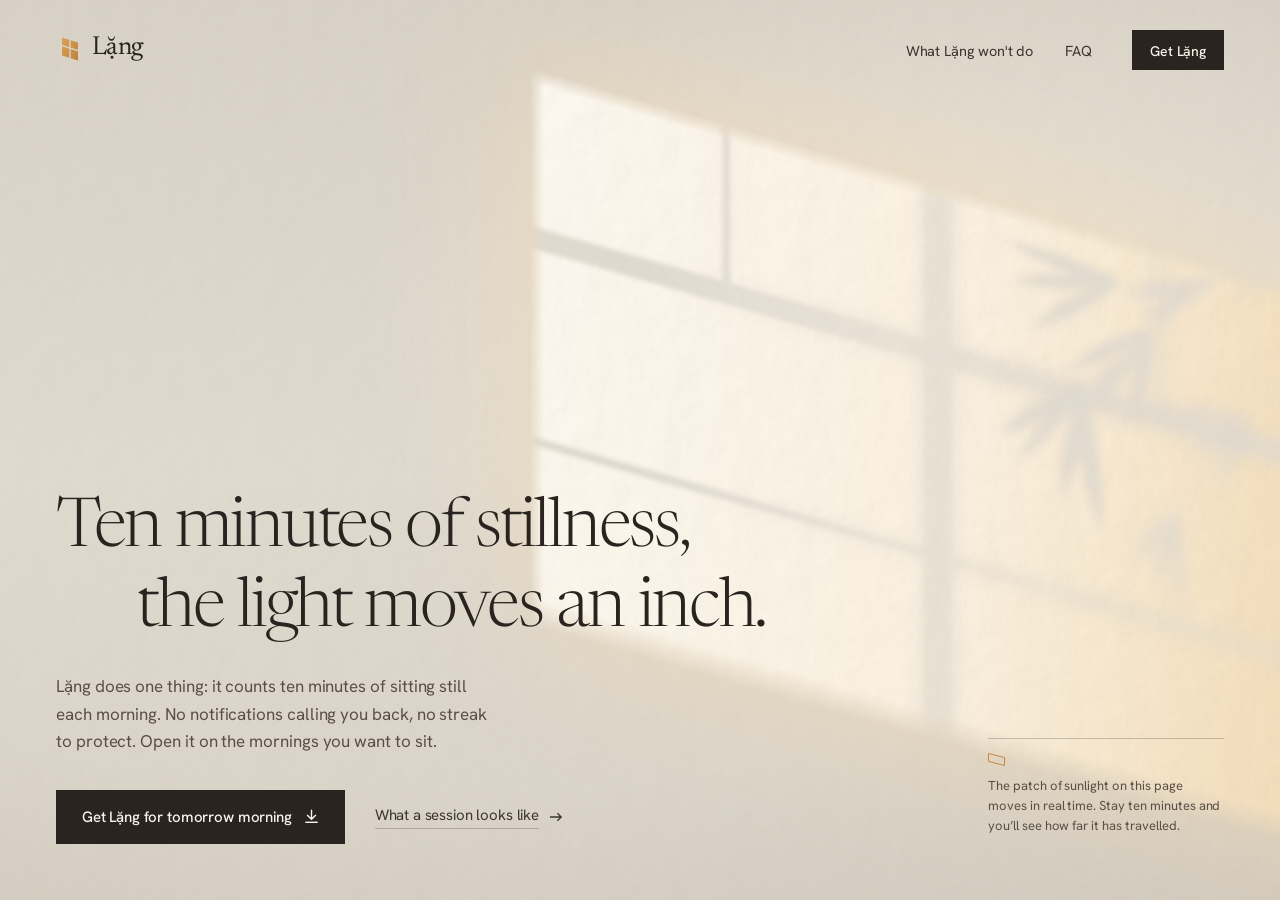
<file: examples/light-window-hero.html>
<!DOCTYPE html>
<html lang="en">
<head>
<meta charset="utf-8">
<meta name="viewport" content="width=device-width, initial-scale=1, viewport-fit=cover">
<title>Lặng — ten minutes of stillness, every morning</title>
<meta name="description" content="Lặng counts ten quiet minutes for you every morning. No notifications, no streaks.">
<meta name="theme-color" content="#ded8cd">
<!--
  Archetype A · cinematic full-bleed, light. The "photograph" is a wall: morning sun through a
  two-casement window lands on lime plaster, with the soft shadow of a bamboo sprig inside it.
  Type   : Newsreader 300 (headline, wordmark) · Hanken Grotesk 400/500 (everything else). Both ship a Vietnamese subset.
  Media  : drawn in CSS/SVG (no files): plaster tile from feTurbulence + feDiffuseLighting, a sheared
           light patch with variable penumbra, two blurred leaf layers that sway on their own periods.
  Signature: the light arrives on the wall like eyes adjusting after waking; then the patch slides,
           in real time, for exactly ten minutes (600 s), as far as the sun would move it.
-->
<link rel="preconnect" href="https://fonts.googleapis.com">
<link rel="preconnect" href="https://fonts.gstatic.com" crossorigin>
<link href="https://fonts.googleapis.com/css2?family=Hanken+Grotesk:wght@400;500&family=Newsreader:opsz,wght@6..72,300..400&display=swap" rel="stylesheet">
<style>
/* ---- anti-flash: background first ---- */
html,body{background:#ded8cd}

/* ==== motion-kit.css (inlined) ==== */
/* ==========================================================================
   motion-kit.css: entrance vocabulary with a visible resting state.
   Usage: <h1 class="appear appear--mask" style="--d:.42s">…</h1>
   Elements are fully visible in their normal styles; the hidden state exists only in each
   keyframe's `from`, applied during the delay by fill-mode `both`. Pair with motion-kit.js
   (MK.appear) for the `.is-in` cleanup and the failsafe.
   ========================================================================== */

:root{
  --ease-expo:cubic-bezier(.16,1,.3,1);
  --ease-draw:cubic-bezier(.62,.04,.22,1);
  --ease-wipe:cubic-bezier(.77,0,.18,1);
  --ease-settle:cubic-bezier(.25,1,.5,1);
  --ease-swift:cubic-bezier(.2,.8,.2,1);
}

.appear{
  animation-duration:var(--dur,1.05s);
  animation-fill-mode:both;
  animation-timing-function:var(--ease,var(--ease-expo));
  animation-delay:var(--d,.08s);
}
.appear--scale{animation-name:mk-in-scale}
.appear--soft{animation-name:mk-in-soft}
.appear--rise{animation-name:mk-in-rise}
.appear--pop{animation-name:mk-in-pop}
.appear--btn{animation-name:mk-in-btn}
.appear--side{animation-name:mk-in-side}
.appear--blur{animation-name:mk-in-blur;--dur:1.2s}
.appear--spin{animation-name:mk-in-spin;--dur:.9s}
.appear--media{animation-name:mk-in-media;--dur:1.6s}
.appear--wipe-x{animation-name:mk-in-wipe-x;--ease:var(--ease-wipe);--dur:.75s}
.appear--wipe-c{animation-name:mk-in-wipe-c;--ease:var(--ease-wipe);--dur:.8s}
.appear--fade{animation-name:mk-in-fade;--ease:var(--ease-settle);--dur:.6s}

/* Masked line: wrapper clips, inner span rises. Padding keeps descenders/italics unclipped. */
.mask-line{display:block;overflow:hidden;padding:.06em .15em .14em;margin:-.06em -.15em -.14em}
.mask-line>.appear--mask{display:inline-block;animation-name:mk-in-mask}

/* Keyframes use the individual transform properties (translate/scale/rotate) so they compose with
   any transform the element already has (e.g. translateX(-50%) centring) instead of replacing it. */
@keyframes mk-in-scale{from{opacity:0;scale:.84}}
@keyframes mk-in-soft{from{opacity:0;translate:0 14px}}
@keyframes mk-in-rise{from{opacity:0;translate:0 20px}}
@keyframes mk-in-pop{0%{opacity:0;scale:.9}70%{opacity:1;scale:1.03}100%{scale:1}}
@keyframes mk-in-btn{from{opacity:0;translate:0 18px;scale:.94}}
@keyframes mk-in-side{from{opacity:0;translate:22px 0}}
@keyframes mk-in-mask{from{opacity:0;translate:0 110%}}
@keyframes mk-in-blur{from{opacity:.35;filter:blur(4px)}}
@keyframes mk-in-spin{0%{scale:.2;rotate:-50deg}65%{scale:1.2;rotate:8deg}100%{scale:1;rotate:0deg}}
@keyframes mk-in-media{from{opacity:0;scale:1.06;filter:blur(6px)}}
@keyframes mk-in-wipe-x{from{clip-path:inset(0 100% 0 0)}}
@keyframes mk-in-wipe-c{from{clip-path:inset(0 50% 0 50%)}}
@keyframes mk-in-fade{from{opacity:0}}

/* Finished: drop the animation. The element's own styles are the end state, so nothing else is forced
   (forcing transform:none here would wipe transforms the element legitimately has). */
.is-in{animation:none!important}

/* Reveal-on-scroll: hidden ONLY when JS has opted in (html.mk-reveal), so content shows without JS. */
.mk-reveal [data-reveal]:not(.is-revealed){opacity:0;translate:0 24px}
.mk-reveal [data-reveal]{transition:opacity .9s var(--ease-expo),translate .9s var(--ease-expo);transition-delay:var(--d,0s)}

/* WAAPI intro: initial states exist only while html.mk-intro is present (set in <head>). */
.mk-intro [data-mk="mask"]>*{translate:0 105%}
.mk-intro [data-mk="mask"]{overflow:hidden}
.mk-intro [data-mk="wipe-x"]{clip-path:inset(0 100% 0 0)}
.mk-intro [data-mk="wipe-c"]{clip-path:inset(0 50% 0 50%)}
.mk-intro [data-mk="fade"]{opacity:0}
.mk-intro [data-mk="draw"] path{stroke-dasharray:0 100000}

/* Grain overlay */
.mk-grain{position:fixed;inset:-50%;z-index:100;pointer-events:none;opacity:var(--grain,.08);mix-blend-mode:overlay;
  background-image:url("data:image/svg+xml,%3Csvg xmlns='http://www.w3.org/2000/svg' width='160' height='160'%3E%3Cfilter id='n'%3E%3CfeTurbulence type='fractalNoise' baseFrequency='.9' numOctaves='3' stitchTiles='stitch'/%3E%3C/filter%3E%3Crect width='100%25' height='100%25' filter='url(%23n)'/%3E%3C/svg%3E")}

.sr-only{position:absolute;width:1px;height:1px;overflow:hidden;clip:rect(0 0 0 0);white-space:nowrap}

@media (prefers-reduced-motion:reduce){
  *,*::before,*::after{animation:none!important;transition:none!important}
  .mk-reveal [data-reveal]{opacity:1;translate:none}
}

/* ==== TOKENS (reference 1440 × 900) ==== */
:root{
  color-scheme:light;
  --wall:#ded8cd; --shade:#e0dacf; --sun:#fefaf2; --sun-2:#fcf2e1; --sun-3:#f4dbb2;
  --ink:#28231e; --ink-2:#3a342d; --muted:#574e44; --paper:#f9f4eb;
  --line:rgba(40,35,30,.24); --line-soft:rgba(40,35,30,.13);
  --accent:#c4873f; /* the sun itself: logo mark and caption glyph only */
  --serif:"Newsreader","Iowan Old Style","Palatino Linotype",Georgia,serif;
  --sans:"Hanken Grotesk",system-ui,-apple-system,"Segoe UI",Roboto,sans-serif;
  --h1:clamp(44px,min(5.3vw,8.6vh),92px); --lede:17px; --nav:14.5px; --btn:15px; --btn-h:54px; --hdr-btn-h:40px; --cap:13px;
  --pad-x:56px; --pad-y:28px; --hero-gap:56px; --copy-max:940px; --lede-max:450px;
  /* where the window light lands, and how steeply the low sun shears it */
  --sun-x:40vw; --sun-y:2vh; --sun-w:66vw; --sun-h:62vh; --sun-skew:16deg;
  --leaf-w:50%; --leaf-blur:4.5px; --bar-near:2px; --bar-far:9px;
  --grain:.06;
  --plaster:url("data:image/svg+xml,%3Csvg xmlns='http://www.w3.org/2000/svg' width='320' height='320'%3E%3Cfilter id='p' x='0' y='0' width='100%25' height='100%25'%3E%3CfeTurbulence type='fractalNoise' baseFrequency='.028' numOctaves='5' seed='4' stitchTiles='stitch'/%3E%3CfeDiffuseLighting surfaceScale='1.5' diffuseConstant='1.08' lighting-color='%23fff'%3E%3CfeDistantLight azimuth='205' elevation='55'/%3E%3C/feDiffuseLighting%3E%3C/filter%3E%3Crect width='100%25' height='100%25' filter='url(%23p)'/%3E%3C/svg%3E");
}

/* ---- base ---- */
*,*::before,*::after{box-sizing:border-box;margin:0;padding:0}
html,body{color:var(--ink)}
body{font-family:var(--sans);-webkit-font-smoothing:antialiased;-moz-osx-font-smoothing:grayscale;text-rendering:optimizeLegibility;overflow-x:hidden}
a{color:inherit;text-decoration:none} button{font:inherit;color:inherit;background:none;border:0;cursor:pointer}
:focus-visible{outline:2px solid var(--ink);outline-offset:4px}
::selection{background:#f1d9b4;color:var(--ink)}

/* ==== MEDIA: wall → light patch (glow, light, texture, bars, leaves) → plaster ==== */
.media{position:fixed;inset:0;z-index:0;overflow:hidden;background:var(--wall)}
.wall{position:absolute;inset:0;
  background:
    radial-gradient(64% 58% at 74% 36%,rgba(247,238,222,.6) 0%,rgba(247,238,222,0) 72%),  /* light bouncing around the patch */
    radial-gradient(150% 120% at 34% 30%,rgba(0,0,0,0) 48%,rgba(92,76,56,.14) 100%),       /* room falloff toward the corners */
    linear-gradient(180deg,#d9d2c6 0%,#e0dacf 52%,#dad3c7 100%)}

.sun-drift{position:absolute;inset:0;animation:lang-drift 600s linear .2s both}
@keyframes lang-drift{to{translate:1.4vw 5.5vh}}           /* ten minutes of sun, in real time */

.sun-in{position:absolute;inset:0}
.appear--sunrise{animation-name:lang-sunrise;--dur:2.8s;--ease:var(--ease-settle)}
@keyframes lang-sunrise{from{opacity:0;filter:blur(22px);translate:-3vw -2.5vh}}

.sun-geo{position:absolute;left:var(--sun-x);top:var(--sun-y);width:var(--sun-w);height:var(--sun-h);transform-origin:0 0;transform:skewY(var(--sun-skew))}
.sun-glow{background:var(--sun-3);opacity:.55;filter:blur(64px)}
/* soft edges: the side nearest the window (left) is sharper than the far side */
.sun{
  -webkit-mask-image:linear-gradient(90deg,transparent 0,#000 14px,#000 calc(100% - 46px),transparent 100%),linear-gradient(180deg,transparent 0,#000 16px,#000 calc(100% - 30px),transparent 100%);
  -webkit-mask-composite:source-in;
  mask-image:linear-gradient(90deg,transparent 0,#000 14px,#000 calc(100% - 46px),transparent 100%),linear-gradient(180deg,transparent 0,#000 16px,#000 calc(100% - 30px),transparent 100%);
  mask-composite:intersect;
  animation:lang-cloud 27s ease-in-out 5s infinite}
@keyframes lang-cloud{0%,100%{opacity:1}44%{opacity:.9}58%{opacity:.92}}
.sun-light{position:absolute;inset:0;background:linear-gradient(97deg,var(--sun) 0%,var(--sun-2) 52%,var(--sun-3) 100%)}
.sun-tex{position:absolute;inset:0;background-image:var(--plaster);background-size:320px;mix-blend-mode:multiply;opacity:.22} /* raking light shows the trowel marks */
.bars{position:absolute;inset:0;width:100%;height:100%;overflow:visible}
.bars rect{fill:var(--shade)}
.bars--near{filter:blur(var(--bar-near));-webkit-mask-image:linear-gradient(90deg,#000 14%,transparent 62%);mask-image:linear-gradient(90deg,#000 14%,transparent 62%)}
.bars--far{filter:blur(var(--bar-far));-webkit-mask-image:linear-gradient(90deg,transparent 16%,#000 66%);mask-image:linear-gradient(90deg,transparent 16%,#000 66%)}
.leaves{position:absolute;right:11%;top:-7%;width:var(--leaf-w);aspect-ratio:1/1;transform-origin:96% 2%}
.leaves svg{display:block;width:100%;height:100%;overflow:visible;opacity:.9;filter:blur(var(--leaf-blur))}
.leaves path{fill:var(--shade)}
.leaves--a{animation:lang-sway-a 9.5s ease-in-out infinite alternate}
.leaves--b{animation:lang-sway-b 6.8s ease-in-out -2.4s infinite alternate}
.leaves--b svg{opacity:.7;filter:blur(calc(var(--leaf-blur) * 1.5))}  /* further from the wall: paler, softer */
@keyframes lang-sway-a{from{rotate:-1.3deg}to{rotate:1.5deg}}
@keyframes lang-sway-b{from{rotate:-2.1deg;translate:0 0}to{rotate:1.7deg;translate:-.8% .9%}}
.plaster{position:absolute;inset:0;background-image:var(--plaster);background-size:320px;mix-blend-mode:multiply;opacity:.13}

/* ==== PAGE ==== */
.page{position:relative;z-index:1;display:grid;grid-template-rows:auto 1fr;min-height:100vh;min-height:100dvh}

/* header: logo | nav | cta */
.header{position:relative;z-index:50;display:grid;grid-template-columns:1fr auto auto;align-items:center;column-gap:40px;
  padding:var(--pad-y) var(--pad-x) 0;padding-top:max(var(--pad-y),env(safe-area-inset-top))}
.logo{justify-self:start;display:inline-flex;align-items:center;gap:8px;min-height:44px;color:var(--ink)}
.logo svg{width:28px;height:28px;flex:none;translate:0 -1px}
.logo b{font-family:var(--serif);font-weight:400;font-size:26px;letter-spacing:-.025em;line-height:1;translate:0 -2px} /* optical: the serif sits low beside the mark */
.nav{display:flex;align-items:center;gap:32px}
.nav a{position:relative;font-size:var(--nav);letter-spacing:-.005em;color:var(--ink-2);padding:12px 0}
.nav a::after{content:"";position:absolute;left:0;right:0;bottom:7px;height:1px;background:currentColor;scale:0 1;transform-origin:right;transition:scale .35s var(--ease-swift)}
.nav a:hover::after{scale:1 1;transform-origin:left}
.nav .nav-cta,.nav .nav-note{display:none}
.burger{display:none}

/* buttons: square ink panel that inverts (radius 0, like the window it echoes) */
.btn{position:relative;display:inline-flex;align-items:center;justify-content:center;gap:12px;height:var(--btn-h);padding:1px 26px 0;border-radius:0;
  font-family:var(--sans);font-size:var(--btn);font-weight:500;letter-spacing:-.01em;line-height:1;white-space:nowrap;
  transition:background-color .25s var(--ease-swift),color .25s var(--ease-swift)}
.btn-ink{background:var(--ink);color:var(--paper);box-shadow:inset 0 0 0 1px var(--ink)}
.btn-ink:hover{background:#fbf8f1;color:var(--ink)}
.btn svg{width:15px;height:15px;flex:none;overflow:visible;translate:0 -1px}
.btn svg path{fill:none;stroke:currentColor;stroke-width:1.4;stroke-linecap:square}
.btn svg .tip{transition:translate .3s var(--ease-swift)}
.btn:hover svg .tip{translate:0 2px}
.header-cta{height:var(--hdr-btn-h);padding:1px 18px 0;font-size:14px}

.quiet{display:inline-flex;align-items:center;gap:10px;min-height:44px;font-size:var(--btn);letter-spacing:-.01em;color:var(--ink-2)}
.quiet span{padding-bottom:3px;border-bottom:1px solid var(--line);transition:border-color .3s var(--ease-swift)}
.quiet svg{width:14px;height:14px;flex:none;overflow:visible;transition:translate .3s var(--ease-swift)}
.quiet svg path{fill:none;stroke:currentColor;stroke-width:1.3}
.quiet:hover span{border-color:var(--ink)}
.quiet:hover svg{translate:3px 0}

/* hero: copy bottom-left in the shade, caption bottom-right */
.hero{display:grid;grid-template-columns:minmax(0,1fr) auto;align-items:end;column-gap:56px;min-height:0;
  padding:0 var(--pad-x) var(--hero-gap);padding-bottom:max(var(--hero-gap),env(safe-area-inset-bottom))}
.copy{max-width:var(--copy-max)}
h1{font-family:var(--serif);font-weight:300;font-size:var(--h1);line-height:1.04;letter-spacing:-.034em;color:var(--ink);font-optical-sizing:auto}
h1 .mask-line{padding-top:.26em;margin-top:-.26em}   /* room for stacked Vietnamese marks (ồ, ắ, ộ) inside the mask */
h1 .l2{margin-left:var(--shift,1.05em)}                /* the second line has moved, the way the light has */
.lede{max-width:var(--lede-max);margin-top:28px;font-size:var(--lede);line-height:1.62;letter-spacing:-.004em;color:var(--muted)}
.actions{display:flex;flex-wrap:wrap;align-items:center;gap:12px 30px;margin-top:34px}

.caption{max-width:236px;margin-bottom:8px;padding-top:14px;border-top:1px solid var(--line);font-size:var(--cap);line-height:1.55;letter-spacing:-.003em;color:var(--muted)}
.caption svg{display:block;width:17px;height:13px;margin-bottom:10px}

/* ---- breakpoints: tokens first ---- */
@media (min-width:1600px){:root{--lede:18.5px;--nav:15px;--btn:16px;--btn-h:58px;--hdr-btn-h:44px;--cap:13.5px;--pad-x:72px;--pad-y:34px;--hero-gap:70px;--lede-max:510px;--copy-max:1100px}
  .caption{max-width:262px}.logo b{font-size:30px}.logo svg{width:32px;height:32px}}
@media (min-width:901px) and (max-width:1279px){:root{--lede:16px;--pad-x:36px;--lede-max:420px;--hero-gap:44px}.nav{gap:24px}.header{column-gap:28px}}
@media (min-width:901px) and (max-height:820px){:root{--pad-y:22px;--hero-gap:40px}.lede{margin-top:22px}.actions{margin-top:28px}}
@media (min-width:901px) and (max-height:700px){:root{--lede:15.5px;--btn-h:48px;--hdr-btn-h:36px;--hero-gap:28px;--pad-y:16px}.lede{margin-top:16px}.actions{margin-top:22px}}
@media (min-width:901px){html,body{height:100%;overflow:hidden}.page{height:100vh;height:100dvh;overflow:hidden}}

@media (max-width:900px){
  :root{--h1:clamp(30px,9.1vw,54px);--lede:16px;--pad-x:20px;--pad-y:14px;--hero-gap:28px;--btn-h:54px;--cap:12.5px;
    --sun-x:15vw;--sun-y:9vh;--sun-w:100vw;--sun-h:41vh;--sun-skew:14deg;--leaf-w:84%;--leaf-blur:3.5px;--bar-near:1.5px;--bar-far:6px}
  .header{grid-template-columns:1fr auto auto;column-gap:10px}
  .burger{display:grid;place-content:center;gap:6px;width:44px;height:44px;border:1px solid var(--line);background:rgba(250,246,238,.5);position:relative;z-index:80}
  .burger i{display:block;width:18px;height:1.5px;background:var(--ink);transition:translate .3s var(--ease-swift),rotate .3s var(--ease-swift)}
  .menu-open .burger i:nth-child(1){translate:0 3.75px;rotate:45deg}
  .menu-open .burger i:nth-child(2){translate:0 -3.75px;rotate:-45deg}
  /* full-screen light menu; stretch undoes the desktop grid placement (else it shrink-wraps) */
  .nav{position:fixed;inset:0;z-index:45;justify-self:stretch;align-self:stretch;flex-direction:column;align-items:stretch;justify-content:flex-start;gap:0;
    padding:calc(max(14px,env(safe-area-inset-top)) + 100px) var(--pad-x) max(24px,env(safe-area-inset-bottom));
    background:rgba(230,224,213,.66);-webkit-backdrop-filter:blur(26px);backdrop-filter:blur(26px);
    opacity:0;visibility:hidden;transition:opacity .35s var(--ease-settle),visibility .35s}
  .menu-open .nav{opacity:1;visibility:visible}
  .nav a{display:block;padding:18px 0 15px;border-bottom:1px solid var(--line-soft);font-family:var(--serif);font-weight:300;font-size:34px;
    letter-spacing:-.03em;line-height:1.12;color:var(--ink)}
  .nav a:first-child{border-top:1px solid var(--line-soft)}
  .nav a::after{display:none}
  .nav .nav-note{display:block;margin-top:auto;max-width:280px;font-size:15px;line-height:1.55;color:var(--muted)}
  .nav .nav-cta{display:flex;margin-top:18px;border:0;padding:1px 24px 0;height:56px;font-family:var(--sans);font-weight:500;font-size:16px;letter-spacing:-.01em;line-height:1;color:var(--paper)}
  .menu-open .nav a>span{display:inline-block;animation:mk-in-soft .8s var(--ease-expo) both;animation-delay:calc(var(--i,0) * 70ms + 80ms)}
  .logo,.header-cta{position:relative;z-index:80}
  body.menu-open{overflow:hidden}
  .hero{transition:opacity .3s var(--ease-settle)}
  .menu-open .hero{opacity:0}                              /* only the wall and its light stay behind the menu */

  .hero{display:flex;flex-direction:column;justify-content:flex-end;align-items:stretch;padding:0 var(--pad-x) var(--hero-gap)} /* not the desktop grid's align-items:end */
  h1 .l2{--shift:.62em}
  .caption{max-width:none;margin:34px 0 0;display:grid;grid-template-columns:auto 1fr;column-gap:12px;align-items:start}
  .caption svg{margin:3px 0 0}
}
@media (max-width:560px){
  .header-cta{display:none}
  .actions{flex-direction:column;align-items:stretch;gap:8px}
  .actions .btn{width:100%}
  .quiet{align-self:flex-start}
}
@media (max-width:340px){:root{--h1:28px}h1 .l2{--shift:.34em}}
@media (max-width:900px) and (max-height:700px){:root{--hero-gap:22px;--sun-h:38vh}.lede{margin-top:20px}.actions{margin-top:26px}.caption{margin-top:24px}}

/* the caption describes the drift; without motion it would not be true, so it goes */
@media (prefers-reduced-motion:reduce){.caption{display:none}}
</style>
</head>
<body>
<div class="mk-grain" aria-hidden="true"></div>

<!-- MEDIA. Drawn, not filmed: no files to load. To use real footage instead, put this inside .media
     after .wall and delete .sun-drift and .plaster:
       <video class="wall-video" autoplay muted loop playsinline preload="metadata" poster="lang-tuong.jpg"
              aria-hidden="true" tabindex="-1" style="position:absolute;inset:0;width:100%;height:100%;object-fit:cover;object-position:70% 30%">
         <source src="lang-tuong.mp4" type="video/mp4"></video>
     Generation prompt: "Early-morning sunlight falling through a two-casement wooden window with a transom
     onto a warm off-white lime-plaster wall, the light patch sheared into a parallelogram by a low sun from
     the left, filling the upper-right two-thirds of the frame; the soft shadow of a bamboo sprig inside the
     light; the lower-left third of the wall in even, quiet shade and empty (headline goes there); 6:30 am,
     35mm, locked-off camera, palette bone, warm sand, pale honey light, fine film grain, photographic,
     no furniture, no people, no text, no logo.
     Video: camera does not move; only the leaf shadows sway; 8-second loop with no visible cut, 24 fps." -->
<div class="media" aria-hidden="true">
  <div class="wall"></div>
  <div class="sun-drift">
    <div class="sun-in appear appear--sunrise" style="--d:.1s">
      <div class="sun-geo sun-glow"></div>
      <div class="sun-geo sun">
        <div class="sun-light"></div>
        <div class="sun-tex"></div>
        <!-- window shadow: mullion, transom, two transom-light bars, one glazing bar per casement -->
        <svg class="bars bars--near" viewBox="0 0 1000 600" preserveAspectRatio="none" focusable="false">
          <rect x="466" y="0" width="34" height="600"/><rect x="0" y="170" width="1000" height="24"/>
          <rect x="228" y="0" width="9" height="170"/><rect x="738" y="0" width="9" height="170"/>
          <rect x="0" y="396" width="1000" height="9"/>
        </svg>
        <svg class="bars bars--far" viewBox="0 0 1000 600" preserveAspectRatio="none" focusable="false">
          <rect x="466" y="0" width="34" height="600"/><rect x="0" y="170" width="1000" height="24"/>
          <rect x="228" y="0" width="9" height="170"/><rect x="738" y="0" width="9" height="170"/>
          <rect x="0" y="396" width="1000" height="9"/>
        </svg>
        <div class="leaves leaves--b"><svg viewBox="0 0 600 600" focusable="false"><path d="M648.3 148.1L638.3 157.5L628.1 167.5L617.9 178.2L607.5 189.6L597.1 201.6L586.5 214.3L575.8 227.7L565.0 241.8L554.1 256.5L543.1 271.9L532.0 288.0L520.8 304.8L509.5 322.2L498.1 340.3L486.5 359.1L474.9 378.6L463.1 398.7L451.2 419.6L452.8 420.4L464.8 399.7L476.7 379.7L488.5 360.3L500.2 341.6L511.7 323.7L523.2 306.3L534.5 289.7L545.7 273.8L556.9 258.5L567.9 243.9L578.7 230.0L589.5 216.8L600.2 204.3L610.7 192.4L621.1 181.3L631.4 170.8L641.6 161.0L651.7 151.9Z M555.5 257.5C555.1 271.9 547.6 300.6 531.6 337.0C519.6 357.6 510.1 372.2 505.3 380.2C507.7 366.7 509.5 352.9 514.3 331.8C521.7 311.8 531.1 289.9 546.5 266.4Z M555.5 257.5C549.1 269.3 531.2 290.7 503.5 316.1C485.5 329.8 472.0 339.2 465.0 344.4C472.2 333.6 478.9 322.2 491.0 305.6C505.0 291.2 521.6 275.8 544.1 261.6Z M555.5 257.5C543.8 266.3 516.5 278.3 477.7 288.5C453.7 291.9 436.3 293.6 426.9 294.8C439.1 288.1 451.1 280.6 470.7 270.9C491.1 264.2 514.4 257.9 542.7 255.6Z M452.0 420.0C456.9 434.9 461.5 467.7 462.7 512.4C461.2 539.1 459.4 558.5 458.8 568.9C455.5 554.0 451.5 539.1 447.1 515.3C445.3 491.4 444.6 464.6 448.0 433.4Z M452.0 420.0C452.9 434.4 448.7 464.1 437.8 503.1C429.0 525.8 421.9 541.9 418.4 550.7C419.2 536.9 419.3 522.8 421.5 500.9C426.2 479.7 432.6 456.3 444.5 430.4Z M452.0 420.0C449.6 432.9 438.0 457.1 415.9 485.9C399.7 501.2 386.9 511.5 380.1 517.1C385.8 506.4 390.7 495.2 399.8 478.1C410.9 462.2 423.8 444.7 442.1 426.4Z M612.0 40.0C605.5 48.9 588.4 63.2 562.6 78.4C546.0 85.5 533.7 90.1 527.2 92.7C534.6 85.5 541.7 77.7 553.9 66.8C567.1 57.8 582.6 48.6 602.4 41.3Z M612.0 40.0C600.5 45.8 574.6 52.7 538.7 57.3C517.0 57.9 501.3 57.7 492.8 57.9C504.5 53.8 516.1 49.2 534.9 43.5C553.9 40.1 575.4 37.2 600.9 37.7Z"/></svg></div>
        <div class="leaves leaves--a"><svg viewBox="0 0 600 600" focusable="false"><path d="M638.0 -32.8L622.3 -21.2L606.4 -8.9L590.2 4.1L573.8 17.9L557.1 32.3L540.2 47.5L523.0 63.4L505.5 80.0L487.8 97.3L469.9 115.3L451.7 134.1L433.2 153.5L414.5 173.7L395.5 194.6L376.3 216.2L356.8 238.5L337.1 261.5L317.1 285.2L318.9 286.8L339.1 263.2L359.0 240.4L378.7 218.3L398.1 196.9L417.2 176.2L436.1 156.3L454.7 137.0L473.1 118.5L491.2 100.7L509.0 83.6L526.5 67.2L543.8 51.6L560.9 36.7L577.6 22.5L594.1 9.0L610.4 -3.8L626.3 -15.8L642.0 -27.2Z M514.3 72.8L505.0 76.7L495.8 80.5L486.8 84.1L478.0 87.6L469.3 90.9L460.9 94.0L452.5 97.0L444.4 99.8L436.4 102.5L428.6 105.0L420.9 107.3L413.4 109.5L406.1 111.5L398.9 113.4L391.9 115.2L385.1 116.7L378.4 118.1L371.9 119.4L372.1 120.6L378.7 119.5L385.4 118.2L392.3 116.8L399.3 115.2L406.5 113.4L413.9 111.5L421.5 109.4L429.2 107.2L437.1 104.8L445.2 102.2L453.4 99.5L461.8 96.6L470.4 93.6L479.1 90.4L488.0 87.1L497.1 83.6L506.3 79.9L515.7 76.1Z M515.0 74.5C508.6 88.8 488.3 113.1 454.4 139.2C431.1 151.6 413.3 159.3 403.7 163.6C413.4 153.0 422.2 141.5 437.6 124.6C455.0 109.8 475.0 93.7 501.6 78.6Z M515.0 74.5C503.1 85.5 474.3 103.2 432.7 122.1C406.7 131.1 387.7 136.9 377.6 140.2C390.2 130.9 402.5 120.9 423.0 106.9C444.7 95.6 469.6 84.2 500.6 75.6Z M372.0 120.0C362.4 135.1 336.3 161.5 296.7 192.0C271.1 207.7 252.1 218.3 242.1 224.4C253.2 211.3 263.7 197.5 282.1 177.5C302.4 160.1 326.1 141.8 357.0 124.8Z M372.0 120.0C357.5 130.2 323.9 144.1 276.3 156.1C247.1 160.1 225.8 162.1 214.4 163.5C229.5 156.2 244.5 148.1 268.9 137.5C293.9 129.8 322.4 122.4 356.7 118.8Z M372.0 120.0C354.9 125.5 317.5 128.7 266.7 124.2C236.4 117.2 214.5 110.7 202.7 107.3C219.7 106.8 236.7 105.1 263.8 104.1C290.9 105.6 321.4 107.8 356.9 114.5Z M416.6 174.1C419.1 190.4 416.6 224.2 406.5 268.6C397.5 294.5 390.1 312.9 386.4 323.0C386.4 307.3 385.6 291.4 386.5 266.6C390.6 242.6 396.5 216.0 408.5 186.2Z M416.6 174.1C412.1 194.2 394.0 232.5 362.3 279.9C340.1 306.1 323.3 324.4 314.5 334.5C321.7 316.3 328.0 297.5 340.5 269.1C356.0 242.9 374.9 214.4 402.1 184.8Z M416.6 174.1C407.3 187.7 382.6 211.7 345.6 239.5C321.8 254.1 304.2 264.0 294.9 269.6C305.3 257.4 315.1 244.6 332.3 226.1C351.3 210.1 373.5 193.3 402.4 178.2Z M318.0 286.0C327.1 305.6 337.9 349.4 344.8 409.8C345.5 446.4 345.1 472.9 345.3 487.1C338.2 467.4 330.0 447.7 320.2 416.0C314.7 383.9 310.4 347.7 312.8 304.7Z M318.0 286.0C322.3 303.9 321.8 341.7 311.1 391.9C300.1 421.3 290.5 442.4 285.4 453.7C286.4 436.6 286.0 419.3 287.5 392.0C292.0 365.0 297.8 334.8 309.6 300.3Z M318.0 286.0C313.3 302.7 296.2 334.9 266.1 374.3C244.8 395.7 228.2 410.4 219.4 418.3C227.8 404.2 235.4 389.4 248.9 366.7C264.3 345.2 281.9 321.3 305.7 295.6Z M318.0 286.0C309.7 301.1 286.0 327.1 249.3 356.8C225.2 372.0 207.2 382.1 197.8 387.9C207.4 374.6 216.4 360.4 232.6 340.1C251.2 323.0 273.2 305.1 302.9 289.6Z"/></svg></div>
      </div>
    </div>
  </div>
  <div class="plaster"></div>
</div>

<div class="page">
  <header class="header">
    <a class="logo appear appear--scale" href="#top" style="--d:.08s" aria-label="Lặng, back to top">
      <!-- mark: the hero's light patch, small — a sheared pane of sun with the window cross cut out -->
      <svg viewBox="0 0 28 28" aria-hidden="true" focusable="false">
        <defs><mask id="lang-mark"><rect width="28" height="28" fill="#fff"/><path d="M13.25 0h1.5v28h-1.5zM0 8.1l28 8.75v1.5L0 9.6z" fill="#000"/></mask>
          <linearGradient id="lang-mark-g" x1="0" y1="0" x2="1" y2="1"><stop offset="0" stop-color="#d9a15a"/><stop offset="1" stop-color="#bf7f37"/></linearGradient></defs>
        <path d="M6 2.5 22 7.5V25.5L6 20.5z" fill="url(#lang-mark-g)" mask="url(#lang-mark)"/>
      </svg>
      <b>Lặng</b>
    </a>
    <nav class="nav" id="site-nav" aria-label="Main">
      <a class="appear appear--soft" href="#dieu-lang-khong-lam" style="--d:.2s;--i:0"><span>What Lặng won't do</span></a>
      <a class="appear appear--soft" href="#hoi-dap" style="--d:.3s;--i:1"><span>FAQ</span></a>
      <p class="nav-note">Ten minutes each morning. No notifications, no streaks.</p>
      <a class="btn btn-ink nav-cta" href="#tai-lang" style="--i:2"><span>Get Lặng for tomorrow morning</span></a>
    </nav>
    <a class="btn btn-ink header-cta appear appear--wipe-x" href="#tai-lang" style="--d:.4s">Get Lặng</a>
    <button class="burger appear appear--scale" type="button" style="--d:.3s" aria-controls="site-nav" aria-expanded="false" aria-label="Open menu"><i></i><i></i></button>
  </header>

  <main class="hero" id="top">
    <div class="copy">
      <h1>
        <span class="mask-line"><span class="appear appear--mask" style="--d:.55s;--dur:1.2s">Ten minutes of stillness,</span></span>
        <span class="mask-line l2"><span class="appear appear--mask" style="--d:.7s;--dur:1.2s">the light moves an inch.</span></span>
      </h1>
      <p class="lede appear appear--soft" style="--d:.95s;--dur:1.25s">Lặng does one thing: it counts ten minutes of sitting still each morning. No notifications calling you back, no streak to protect. Open it on the mornings you want to sit.</p>
      <div class="actions">
        <a class="btn btn-ink appear appear--wipe-x" href="#tai-lang" style="--d:1.15s;--dur:.85s">Get Lặng for tomorrow morning
          <svg viewBox="0 0 15 15" aria-hidden="true" focusable="false"><path class="tip" d="M7.5 1.5v8.6M3.6 6.4l3.9 3.9 3.9-3.9"/><path d="M2 13.3h11"/></svg></a>
        <a class="quiet appear appear--side" href="#mot-buoi-ngoi" style="--d:1.3s"><span>What a session looks like</span>
          <svg viewBox="0 0 14 14" aria-hidden="true" focusable="false"><path d="M1 7h11.2M8.4 3.2 12.2 7l-3.8 3.8"/></svg></a>
      </div>
    </div>
    <p class="caption appear appear--soft" style="--d:1.6s">
      <svg viewBox="0 0 17 13" aria-hidden="true" focusable="false"><path d="M.5 .5 16.5 4.6v7.9L.5 8.4z" fill="none" stroke="#c4873f" stroke-width="1"/></svg>
      <span>The patch of sunlight on this page moves in real time. Stay ten minutes and you’ll see how far it has travelled.</span>
    </p>
  </main>
</div>

<script>
/* ==== motion-kit.js (inlined) ==== */
/* ==========================================================================
   motion-kit.js: small, dependency-free helpers for choreographed motion.
   Exposes window.MK. Every helper respects prefers-reduced-motion and leaves the page fully
   visible if anything fails.

   Optional head snippet for WAAPI intros: hides [data-mk] targets before first paint, with a
   4 s failsafe. Put it in its own script tag inside <head>:
     (function(r){try{if(!matchMedia("(prefers-reduced-motion: reduce)").matches&&typeof r.animate==="function"){r.classList.add("mk-intro");window.__mkFailsafe=setTimeout(function(){r.classList.remove("mk-intro")},4000)}}catch(e){}})(document.documentElement);
   ========================================================================== */
(function (w, d) {
  "use strict";
  var reduced = w.matchMedia && w.matchMedia("(prefers-reduced-motion: reduce)").matches;
  var EASE = {
    expo: "cubic-bezier(.16,1,.3,1)", draw: "cubic-bezier(.62,.04,.22,1)",
    wipe: "cubic-bezier(.77,0,.18,1)", settle: "cubic-bezier(.25,1,.5,1)"
  };
  function $$(s, root) { return typeof s === "string" ? Array.prototype.slice.call((root || d).querySelectorAll(s)) : (s.length != null ? Array.prototype.slice.call(s) : [s]); }

  /* 1. CSS entrances: mark finished elements, force-finish if animations never run. */
  function appear(root) {
    var els = $$(".appear", root);
    els.forEach(function (el) {
      el.addEventListener("animationend", function (e) { if (e.target === el) el.classList.add("is-in"); });
    });
    var done = function () { els.forEach(function (el) { el.classList.add("is-in"); }); };
    if (reduced) return done();
    requestAnimationFrame(function () { requestAnimationFrame(function () {
      var running = d.getAnimations ? d.getAnimations().length : 0;
      if (!running) done();
    }); });
    // Belt and braces: whatever happens, everything is in after 4 s.
    setTimeout(done, 4000);
  }

  /* 2. WAAPI intro orchestration.
     MK.intro(function (add) { add(el, keyframes, {duration, delay, easing}); … }, {images: [img]})
     Waits for fonts + image decode (hard start at 1200 ms), plays once, then removes html.mk-intro
     and cancels every animation in the same frame so static CSS is the final state. */
  function intro(build, opts) {
    opts = opts || {};
    var root = d.documentElement;
    if (reduced || typeof root.animate !== "function") { root.classList.remove("mk-intro"); return; }
    var anims = [], started = false;
    function add(el, kf, o) { if (!el) return null; o = o || {}; o.fill = "both"; if (!o.easing) o.easing = EASE.expo; var a = el.animate(kf, o); anims.push(a); return a; }
    function play() {
      if (started) return; started = true;
      requestAnimationFrame(function () {
        try { build(add, EASE); } catch (err) { console.error(err); }
        clearTimeout(w.__mkFailsafe);
        root.classList.remove("mk-intro"); // fill:both now holds the from-states
        Promise.all(anims.map(function (a) { return a.finished; })).then(function () {
          anims.forEach(function (a) { a.cancel(); }); anims.length = 0;
        }, function () {});
      });
    }
    var waits = [d.fonts ? d.fonts.ready : 0];
    (opts.images || []).forEach(function (img) { if (img && img.decode) waits.push(img.decode().catch(function () {})); });
    Promise.all(waits).then(play, play);
    setTimeout(play, opts.hardStart || 1200);
  }

  /* 3. Masked lines: each [data-mk="mask"] wrapper's first child rises from 105%. */
  function maskLines(add, sel, o) {
    o = o || {};
    $$(sel).forEach(function (wrap, i) {
      var inner = wrap.firstElementChild || wrap;
      add(inner, [{ translate: "0 105%" }, { translate: "0 0" }],
        { duration: o.duration || 800, delay: (o.start || 0) + i * (o.step || 70), easing: EASE.expo });
    });
  }

  /* 4. Letters: split a word into spans with optional per-letter kerning (in em), rise each. */
  function letters(el, o) {
    o = o || {};
    var text = el.textContent; var kern = o.kerning || [];
    el.setAttribute("aria-label", text.trim());
    el.textContent = "";
    var spans = [];
    Array.prototype.forEach.call(text, function (ch, i) {
      var s = d.createElement("span");
      s.setAttribute("aria-hidden", "true");
      s.style.display = "inline-block";
      if (ch === " ") s.innerHTML = "&nbsp;"; else s.textContent = ch;
      if (kern[i]) s.style.marginLeft = kern[i] + "em";
      el.appendChild(s); spans.push(s);
    });
    return spans;
  }
  function riseLetters(add, spans, o) {
    o = o || {};
    spans.forEach(function (s, i) {
      add(s, [{ translate: "0 105%" }, { translate: "0 0" }],
        { duration: o.duration || 1000, delay: (o.start || 200) + i * (o.step || 38), easing: EASE.expo });
    });
  }

  /* 5. Draw SVG strokes outward from their midpoint. */
  function draw(add, paths, o) {
    o = o || {};
    $$(paths).forEach(function (p, i) {
      var L = p.getTotalLength();
      var from = o.fromMiddle === false
        ? { strokeDasharray: "0px " + L + "px", strokeDashoffset: "0px" }
        : { strokeDasharray: "0px " + L + "px", strokeDashoffset: (-L / 2) + "px" };
      add(p, [from, { strokeDasharray: L + "px " + L + "px", strokeDashoffset: "0px" }],
        { duration: o.duration || 1250, delay: (o.delays && o.delays[i] != null) ? o.delays[i] : (o.start || 100) + i * (o.step || 60), easing: EASE.draw });
    });
  }

  /* 6. Clip-path wipes. from: "left" | "center" | "bottom". */
  function wipe(add, el, o) {
    o = o || {};
    var start = { left: "inset(0 100% 0 0)", center: "inset(0 50% 0 50%)", bottom: "inset(100% 0 0 0)" }[o.from || "left"];
    $$(el).forEach(function (e, i) {
      add(e, [{ clipPath: start }, { clipPath: "inset(0 0% 0 0%)" }],
        { duration: o.duration || 750, delay: (o.delay || 0) + i * (o.step || 90), easing: EASE.wipe });
    });
  }

  /* 7. Magnet: element drifts toward the cursor inside a padding zone (fine pointers only). */
  function magnet(el, o) {
    o = o || {};
    if (reduced || !w.matchMedia("(hover: hover) and (pointer: fine)").matches) return;
    var pad = o.padding || 120, strength = o.strength || 4;
    el.style.willChange = "transform";
    w.addEventListener("mousemove", function (e) {
      var r = el.getBoundingClientRect(), cx = r.left + r.width / 2, cy = r.top + r.height / 2;
      var inside = Math.abs(e.clientX - cx) < r.width / 2 + pad && Math.abs(e.clientY - cy) < r.height / 2 + pad;
      el.style.transition = inside ? "transform .3s ease-out" : "transform .6s ease-in-out";
      el.style.transform = inside ? "translate3d(" + (e.clientX - cx) / strength + "px," + (e.clientY - cy) / strength + "px,0)" : "translate3d(0,0,0)";
    }, { passive: true });
  }

  /* 8. Reveal on scroll (opt-in hiding: CSS hides [data-reveal] only under html.mk-reveal). */
  function reveal(o) {
    o = o || {};
    var els = $$("[data-reveal]");
    if (reduced || !("IntersectionObserver" in w) || !els.length) return;
    d.documentElement.classList.add("mk-reveal");
    var io = new IntersectionObserver(function (entries) {
      entries.forEach(function (en) { if (en.isIntersecting) { en.target.classList.add("is-revealed"); io.unobserve(en.target); } });
    }, { rootMargin: o.rootMargin || "0px 0px -10% 0px", threshold: 0 });
    els.forEach(function (el) { io.observe(el); });
  }

  /* 9. Opposing rows that move with scroll. rows: [{el, dir: 1|-1}] */
  function scrollRows(section, rows, o) {
    o = o || {};
    if (reduced) return;
    var factor = o.factor || 0.3, offset = o.offset || 200, ticking = false;
    function update() {
      ticking = false;
      var top = section.getBoundingClientRect().top + w.scrollY;
      var v = (w.scrollY - top + w.innerHeight) * factor;
      rows.forEach(function (r) { r.el.style.transform = "translate3d(" + (r.dir > 0 ? v - offset : -(v - offset)) + "px,0,0)"; });
    }
    rows.forEach(function (r) { r.el.style.willChange = "transform"; });
    w.addEventListener("scroll", function () { if (!ticking) { ticking = true; requestAnimationFrame(update); } }, { passive: true });
    update();
  }

  /* 10. Character scroll reveal: opacity .2 → 1 across ['start 0.8', 'end 0.2']. */
  function charReveal(el) {
    var text = el.textContent;
    el.setAttribute("aria-label", text.trim());
    el.textContent = "";
    var chars = Array.prototype.map.call(text, function (ch) {
      var s = d.createElement("span"); s.setAttribute("aria-hidden", "true"); s.textContent = ch; el.appendChild(s); return s;
    });
    if (reduced) return;
    var n = chars.length, ticking = false;
    function update() {
      ticking = false;
      var r = el.getBoundingClientRect(), vh = w.innerHeight;
      var start = vh * 0.8, end = vh * 0.2;              // element top at 80% → element bottom at 20%
      var p = (start - r.top) / ((start - end) + r.height);
      p = Math.max(0, Math.min(1, p));
      chars.forEach(function (c, i) { var t = Math.max(0, Math.min(1, p * n - i)); c.style.opacity = (0.2 + 0.8 * t).toFixed(3); });
    }
    w.addEventListener("scroll", function () { if (!ticking) { ticking = true; requestAnimationFrame(update); } }, { passive: true });
    update();
  }

  /* 11. Mobile menu: body.menu-open toggle with aria, Escape, link click and resize close. */
  function menu(burger, nav, o) {
    o = o || {};
    var bp = o.breakpoint || 901;
    function set(open) {
      d.body.classList.toggle("menu-open", open);
      burger.setAttribute("aria-expanded", String(open));
      burger.setAttribute("aria-label", open ? "Close menu" : "Open menu");
    }
    burger.addEventListener("click", function () { set(!d.body.classList.contains("menu-open")); });
    $$("a", nav).forEach(function (a) { a.addEventListener("click", function () { set(false); }); });
    w.addEventListener("keydown", function (e) { if (e.key === "Escape") set(false); });
    var mq = w.matchMedia("(min-width: " + bp + "px)");
    (mq.addEventListener ? mq.addEventListener.bind(mq, "change") : mq.addListener.bind(mq))(function (m) { if (m.matches) set(false); });
    return set;
  }

  w.MK = { reduced: reduced, EASE: EASE, appear: appear, intro: intro, maskLines: maskLines, letters: letters,
    riseLetters: riseLetters, draw: draw, wipe: wipe, magnet: magnet, reveal: reveal, scrollRows: scrollRows,
    charReveal: charReveal, menu: menu };
})(window, document);
</script>
<script>
MK.appear();
/* mobile menu, Vietnamese labels */
(function (d) {
  var b = d.querySelector(".burger"), nav = d.getElementById("site-nav");
  if (!b || !nav) return;
  function set(open, focusFirst) {
    d.body.classList.toggle("menu-open", open);
    b.setAttribute("aria-expanded", String(open));
    b.setAttribute("aria-label", open ? "Close menu" : "Open menu");
    /* the nav is still visibility:hidden in this frame; focus once its transition has started */
    if (open && focusFirst) setTimeout(function () { var f = nav.querySelector("a"); if (f) f.focus({ preventScroll: true }); }, 60);
  }
  b.addEventListener("click", function () { set(!d.body.classList.contains("menu-open"), true); });
  Array.prototype.forEach.call(nav.querySelectorAll("a"), function (a) { a.addEventListener("click", function () { set(false); }); });
  addEventListener("keydown", function (e) { if (e.key === "Escape" && d.body.classList.contains("menu-open")) { set(false); b.focus(); } });
  var mq = matchMedia("(min-width: 901px)");
  (mq.addEventListener ? mq.addEventListener.bind(mq, "change") : mq.addListener.bind(mq))(function (m) { if (m.matches) set(false); });
})(document);
</script>
</body>
</html>
</file>
